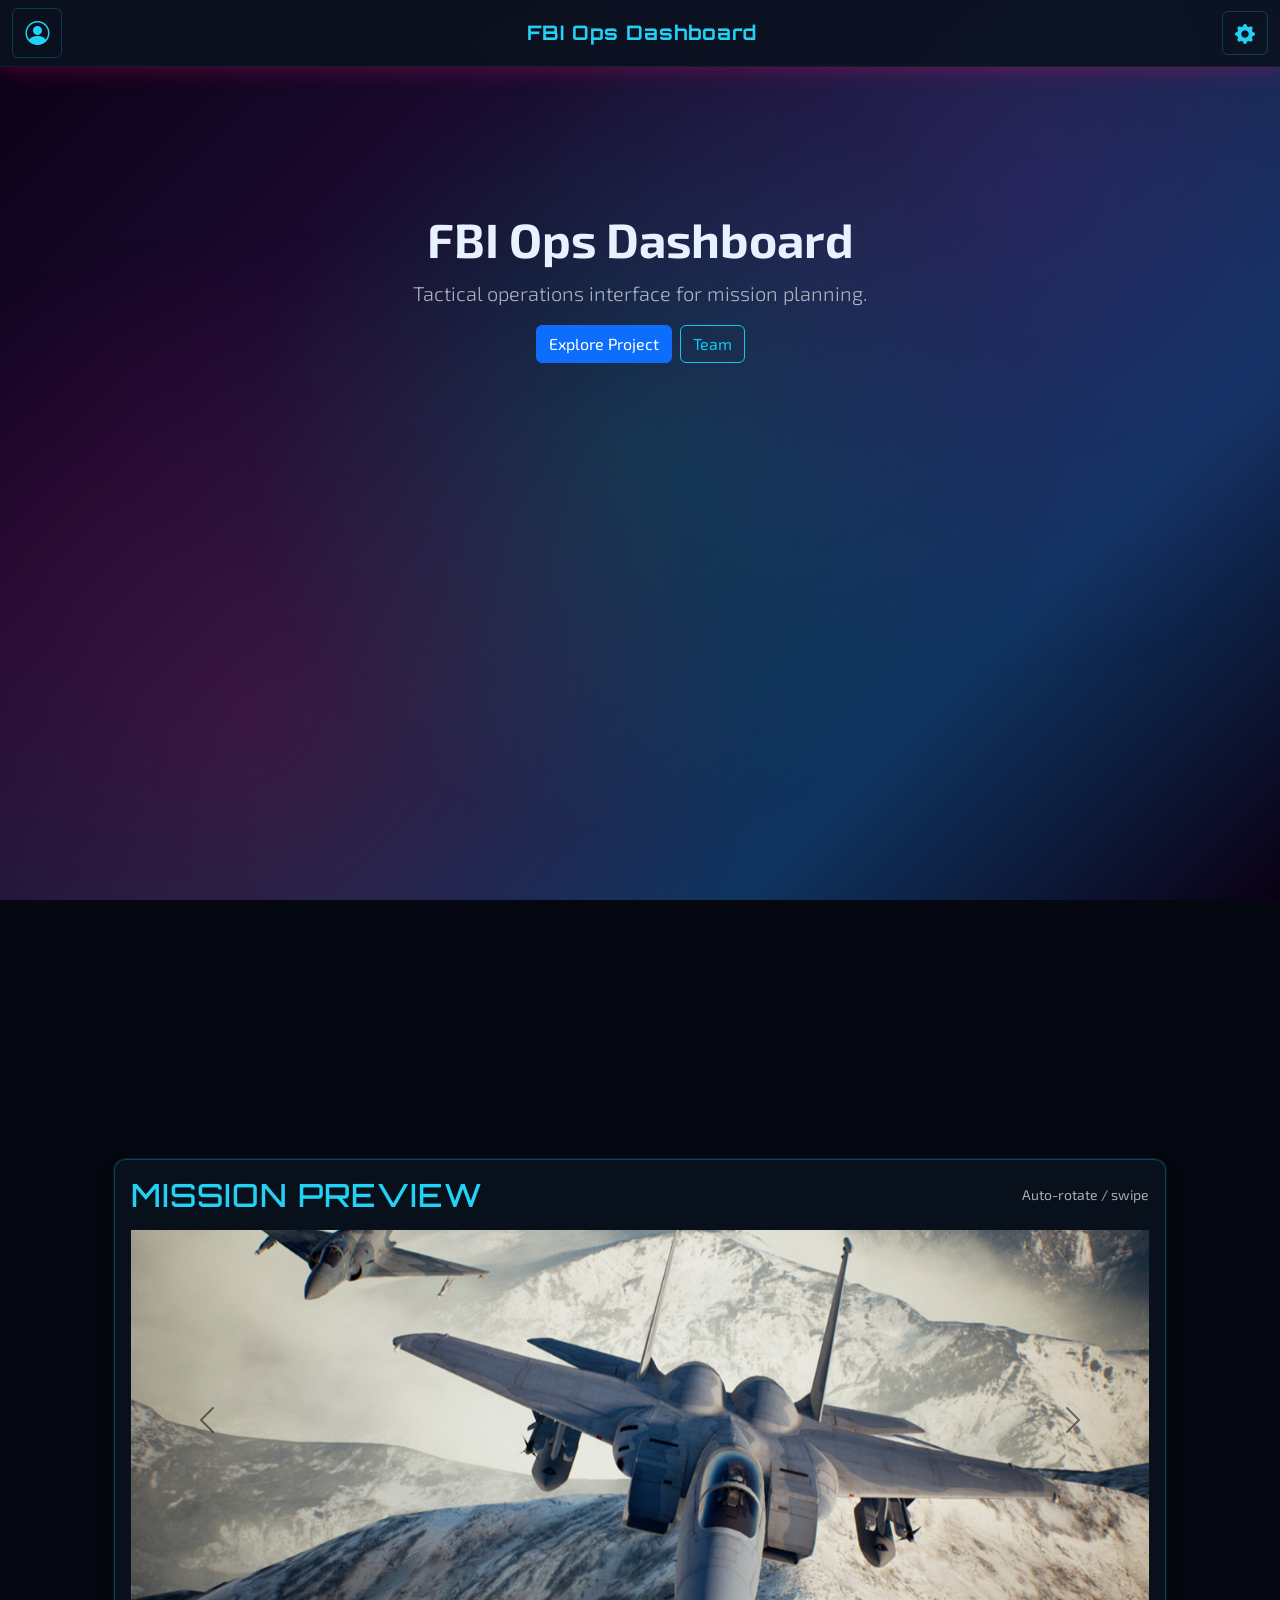
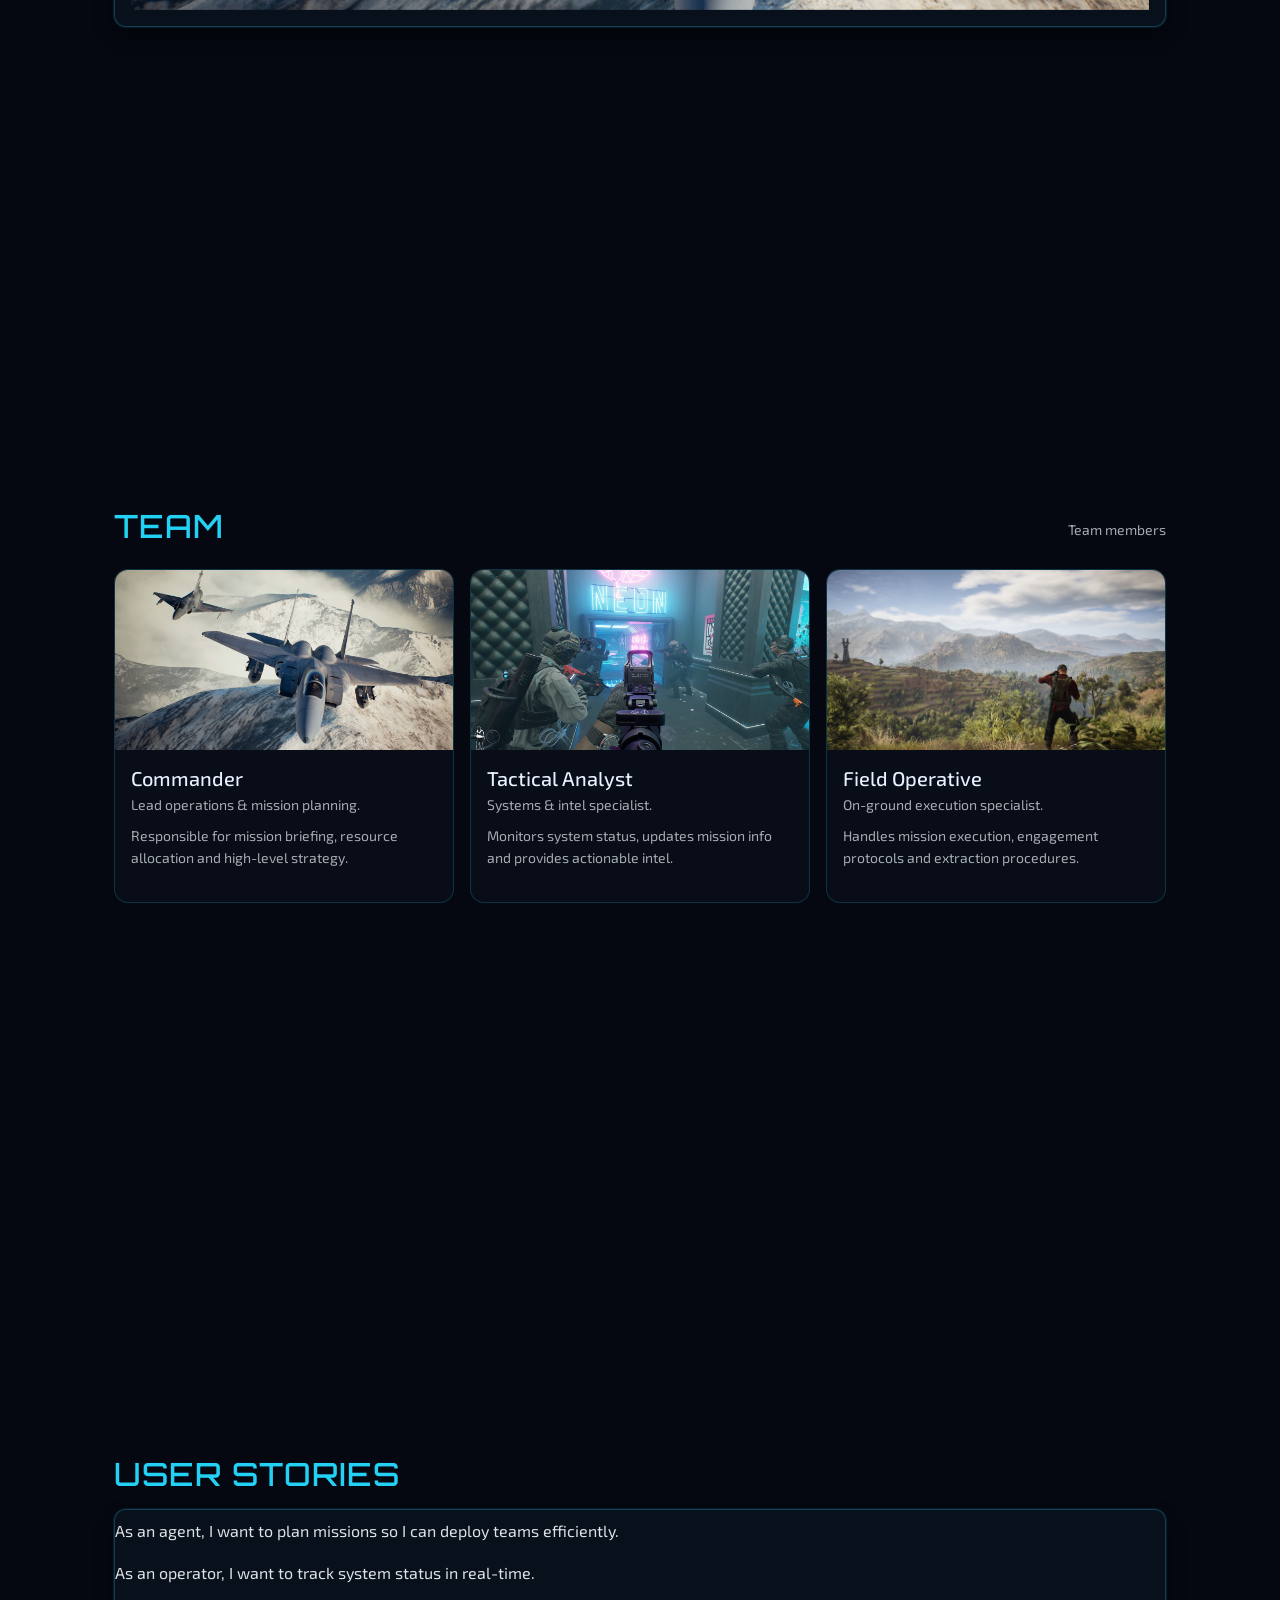
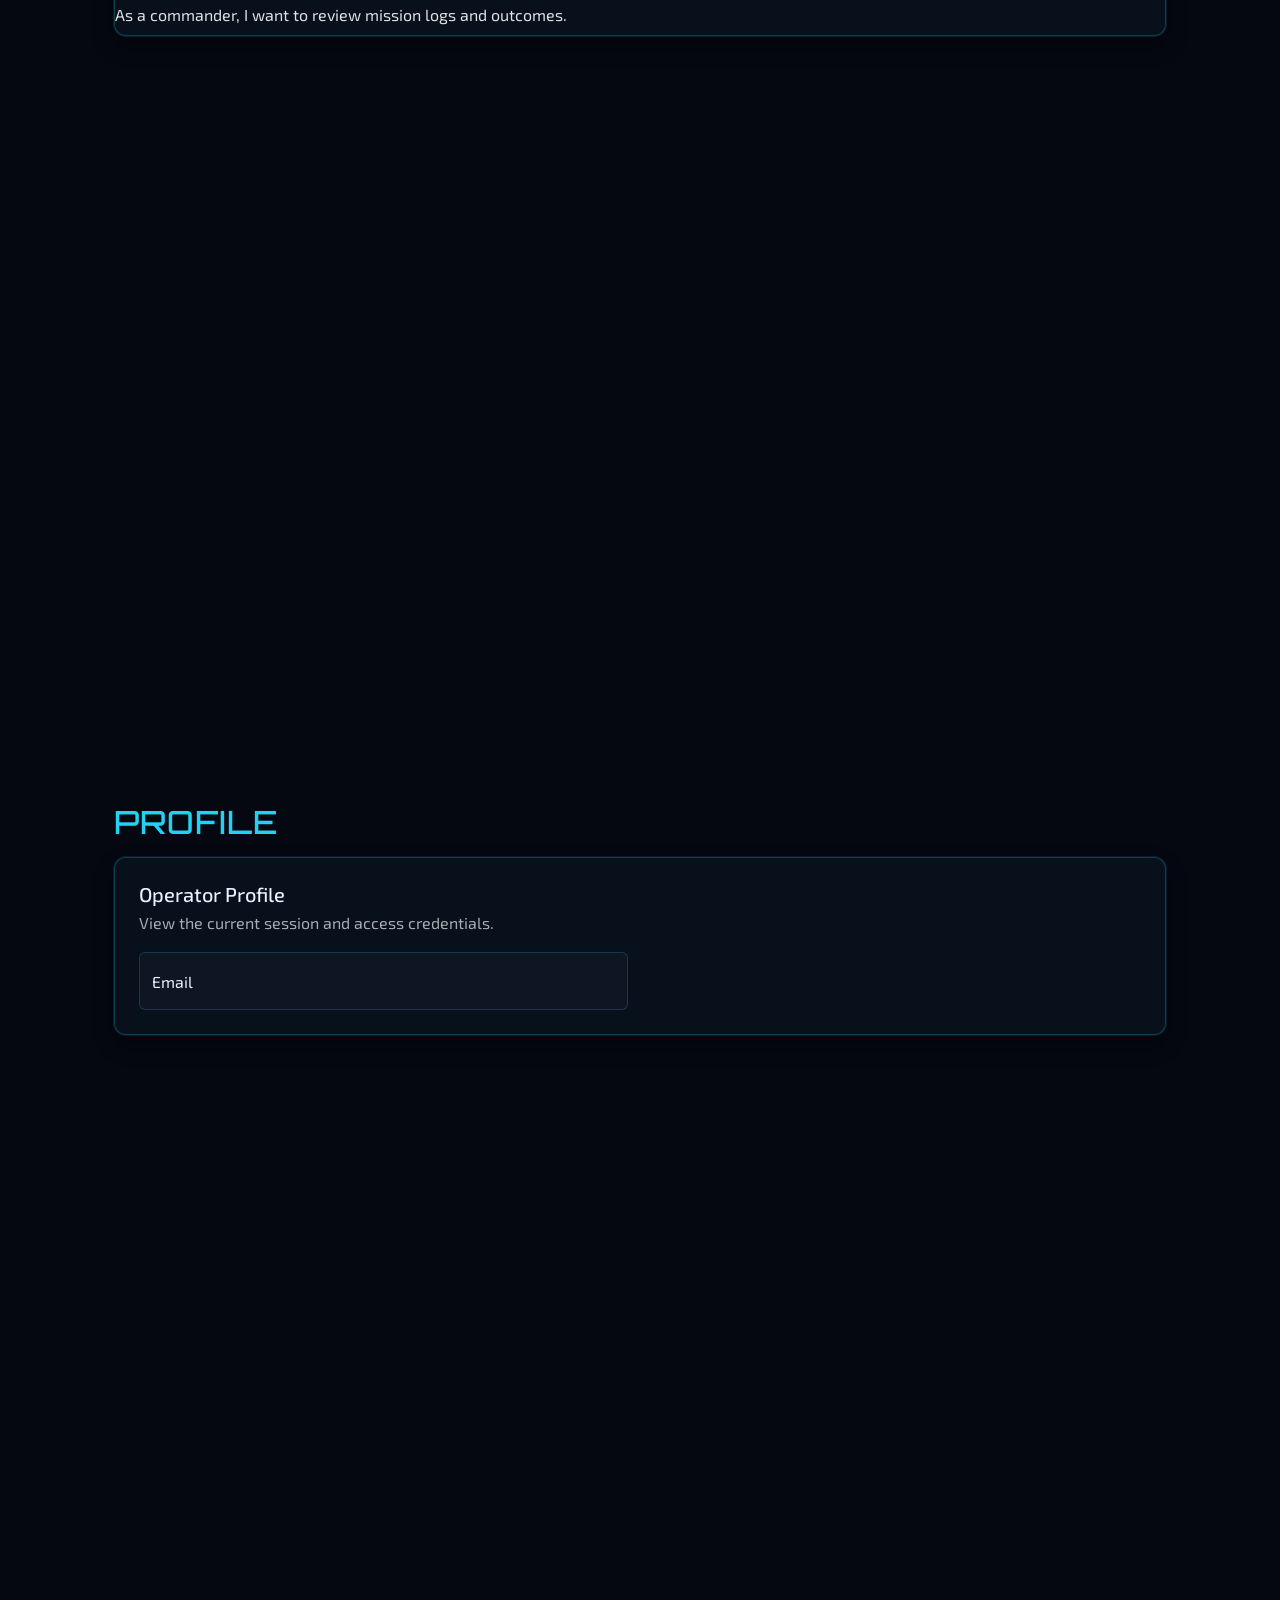
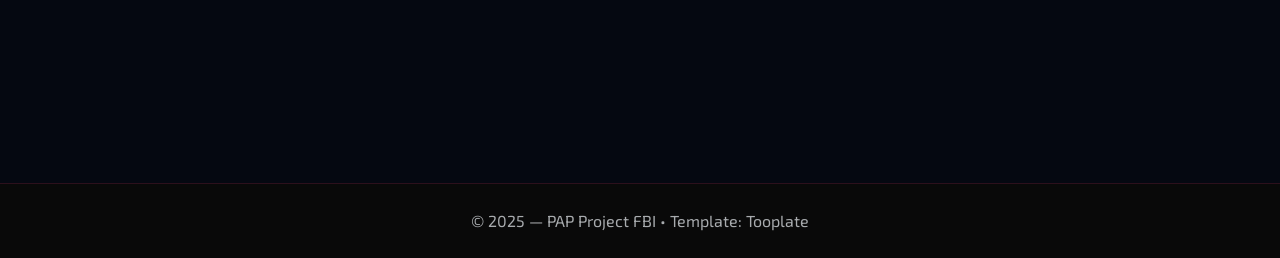
<file: index.html>
<!DOCTYPE html>
<html lang="en">

<head>
  <meta charset="UTF-8" />
  <meta name="viewport" content="width=device-width, initial-scale=1.0" />
  <title>FBI Tactical Ops</title>

  <link rel="preconnect" href="https://fonts.googleapis.com" />
  <link rel="preconnect" href="https://fonts.gstatic.com" crossorigin />
  <link href="https://fonts.googleapis.com/css2?family=Orbitron:wght@400;700;900&family=Exo+2:wght@300;400;600;700&display=swap" rel="stylesheet" />

  <link href="https://cdn.jsdelivr.net/npm/bootstrap@5.3.2/dist/css/bootstrap.min.css" rel="stylesheet" />
  <link href="https://cdn.jsdelivr.net/npm/bootstrap-icons@1.10.5/font/bootstrap-icons.css" rel="stylesheet" />
  <link href="tooplate-nexus-brew.css" rel="stylesheet" />
  <link href="styles.css" rel="stylesheet" />
</head>

<body>
  <nav class="navbar navbar-expand-lg navbar-dark">
    <div class="container-fluid">
      <button class="btn btn-ghost" id="accountBtn" data-bs-toggle="modal" data-bs-target="#loginModal" aria-label="Account">
        <i class="bi bi-person-circle fs-4"></i>
      </button>
      <span class="navbar-brand mx-auto" id="pageTitle" data-i18n="title">FBI Ops</span>

      <div class="d-flex align-items-center">
        <a href="backoffice.html" id="adminLink" class="btn btn-outline-info d-none me-2" data-i18n="adminPanel">Admin</a>
        <button class="btn btn-ghost" id="settingsDropdown" data-bs-toggle="dropdown" aria-haspopup="true" aria-expanded="false">
          <i class="bi bi-gear-fill fs-5"></i>
        </button>
        <ul class="dropdown-menu dropdown-menu-end">
          <li class="dropdown-header" data-i18n="settings">Settings</li>
          <li><small class="dropdown-item-text" data-i18n="language">Language</small></li>
          <li><button class="dropdown-item" type="button" data-lang="en">English</button></li>
          <li><button class="dropdown-item" type="button" data-lang="pt">Português</button></li>
          <li><button class="dropdown-item" type="button" data-lang="it">Italiano</button></li>
          <li><button class="dropdown-item" type="button" data-lang="es">Español</button></li>
          <li><hr class="dropdown-divider" /></li>
          <li><small class="dropdown-item-text" data-i18n="theme">Theme</small></li>
          <li><button class="dropdown-item" type="button" data-theme="dark">Dark</button></li>
          <li><button class="dropdown-item" type="button" data-theme="light">Light</button></li>
        </ul>
      </div>
    </div>
  </nav>

  <main class="container py-5">
    <section class="text-center mb-5" id="hero">
      <h1 class="display-5 fw-bold" data-i18n="title">FBI Ops Dashboard</h1>
      <p class="lead text-muted" data-i18n="subtitle">Tactical operations interface for mission planning.</p>
      <div class="d-flex justify-content-center gap-2 mt-3">
        <a href="#carousel" class="btn btn-primary" data-i18n="explore">Explore Project</a>
        <a href="#team" class="btn btn-outline-info" data-i18n="team">Team</a>
      </div>
    </section>

    <section class="mb-5" id="carousel">
      <div class="card p-3 panel">
        <div class="d-flex justify-content-between align-items-center mb-3">
          <h2 class="section-title mb-0" data-i18n="carousel">Mission Preview</h2>
          <span class="text-muted small">Auto-rotate / swipe</span>
        </div>
        <div id="gameCarousel" class="carousel slide" data-bs-ride="carousel">
          <div class="carousel-inner">
            <div class="carousel-item active">
              <img src="images/ace.jpg" class="d-block w-100" alt="" />
            </div>
            <div class="carousel-item">
              <img src="images/Ron.jpg" class="d-block w-100" alt="" />
            </div>
            <div class="carousel-item">
              <img src="images/wildlands.jpg" class="d-block w-100" alt="" />
            </div>
          </div>
          <button class="carousel-control-prev" type="button" data-bs-target="#gameCarousel" data-bs-slide="prev">
            <span class="carousel-control-prev-icon" aria-hidden="true"></span>
            <span class="visually-hidden">Previous</span>
          </button>
          <button class="carousel-control-next" type="button" data-bs-target="#gameCarousel" data-bs-slide="next">
            <span class="carousel-control-next-icon" aria-hidden="true"></span>
            <span class="visually-hidden">Next</span>
          </button>
        </div>
      </div>
    </section>

    <section class="mb-5" id="team">
      <div class="d-flex justify-content-between align-items-center mb-3">
        <h2 class="section-title" data-i18n="team">Team</h2>
        <small class="text-muted" data-i18n="teamMembers">Team members</small>
      </div>
      <div class="row g-3">
        <div class="col-12 col-md-4">
          <div class="team-card">
            <img src="images/ace.jpg" alt="Operator" />
            <div class="team-card-body">
              <h5 class="mb-1">Commander</h5>
              <p class="text-muted small mb-2">Lead operations & mission planning.</p>
              <p class="small text-muted">Responsible for mission briefing, resource allocation and high-level strategy.</p>
            </div>
          </div>
        </div>
        <div class="col-12 col-md-4">
          <div class="team-card">
            <img src="images/Ron.jpg" alt="Tactical Analyst" />
            <div class="team-card-body">
              <h5 class="mb-1">Tactical Analyst</h5>
              <p class="text-muted small mb-2">Systems & intel specialist.</p>
              <p class="small text-muted">Monitors system status, updates mission info and provides actionable intel.</p>
            </div>
          </div>
        </div>
        <div class="col-12 col-md-4">
          <div class="team-card">
            <img src="images/wildlands.jpg" alt="Operator" />
            <div class="team-card-body">
              <h5 class="mb-1">Field Operative</h5>
              <p class="text-muted small mb-2">On-ground execution specialist.</p>
              <p class="small text-muted">Handles mission execution, engagement protocols and extraction procedures.</p>
            </div>
          </div>
        </div>
      </div>
    </section>

    <section class="mb-5" id="userStories">
      <h2 class="section-title" data-i18n="userStories">User Stories</h2>
      <div class="list-group list-group-flush mt-3 panel">
        <div class="list-group-item bg-transparent border-0 px-0">
          <p class="mb-0" data-i18n="userStory1">As an agent, I want to plan missions so I can deploy teams efficiently.</p>
        </div>
        <div class="list-group-item bg-transparent border-0 px-0">
          <p class="mb-0" data-i18n="userStory2">As an operator, I want to track system status in real-time.</p>
        </div>
        <div class="list-group-item bg-transparent border-0 px-0">
          <p class="mb-0" data-i18n="userStory3">As a commander, I want to review mission logs and outcomes.</p>
        </div>
      </div>
    </section>

    <section class="mb-5" id="profile">
      <h2 class="section-title" data-i18n="profile">Profile</h2>
      <div class="panel p-4 mt-3">
        <h5 class="mb-1" data-i18n="profileTitle">Operator Profile</h5>
        <p class="text-muted" data-i18n="profileDescription">View the current session and access credentials.</p>
        <div class="row gy-3">
          <div class="col-12 col-md-6">
            <div class="form-floating">
              <input type="email" class="form-control" id="profileEmail" placeholder="Email" readonly />
              <label for="profileEmail" data-i18n="profileEmail">Email</label>
            </div>
          </div>
          <div class="col-12 col-md-6 text-md-end">
            <button id="logoutBtn" class="btn btn-outline-info d-none" data-i18n="logout">Logout</button>
          </div>
        </div>
      </div>
    </section>
  </main>

  <footer class="text-center py-4 text-muted">
    © 2025 — PAP Project FBI • Template: Tooplate
  </footer>

  <!-- Login Modal -->
  <div class="modal fade" id="loginModal" tabindex="-1" aria-hidden="true">
    <div class="modal-dialog modal-dialog-centered">
      <div class="modal-content">
        <div class="modal-header">
          <h5 class="modal-title" data-i18n="loginTitle">Secure Access</h5>
          <button type="button" class="btn-close btn-close-white" data-bs-dismiss="modal" aria-label="Close"></button>
        </div>
        <div class="modal-body">
          <form id="loginForm">
            <div class="mb-3">
              <label class="form-label" for="loginEmail" data-i18n="loginEmail">Email</label>
              <input type="email" class="form-control" id="loginEmail" placeholder="name@domain.com" required />
            </div>
            <div class="mb-3">
              <label class="form-label" for="loginPassword" data-i18n="loginPassword">Password</label>
              <input type="password" class="form-control" id="loginPassword" placeholder="••••••••" required />
            </div>
            <div class="d-flex justify-content-end">
              <button type="submit" class="btn btn-primary" id="loginButton" data-i18n="loginButton">Authenticate</button>
            </div>
          </form>
        </div>
      </div>
    </div>
  </div>

  <div class="toast-container position-fixed top-0 end-0 p-3"></div>

  <script src="https://cdn.jsdelivr.net/npm/bootstrap@5.3.2/dist/js/bootstrap.bundle.min.js"></script>
  <script src="app.js"></script>
  <script src="tooplate-nexus-scripts.js"></script>
</body>

</html>
</file>
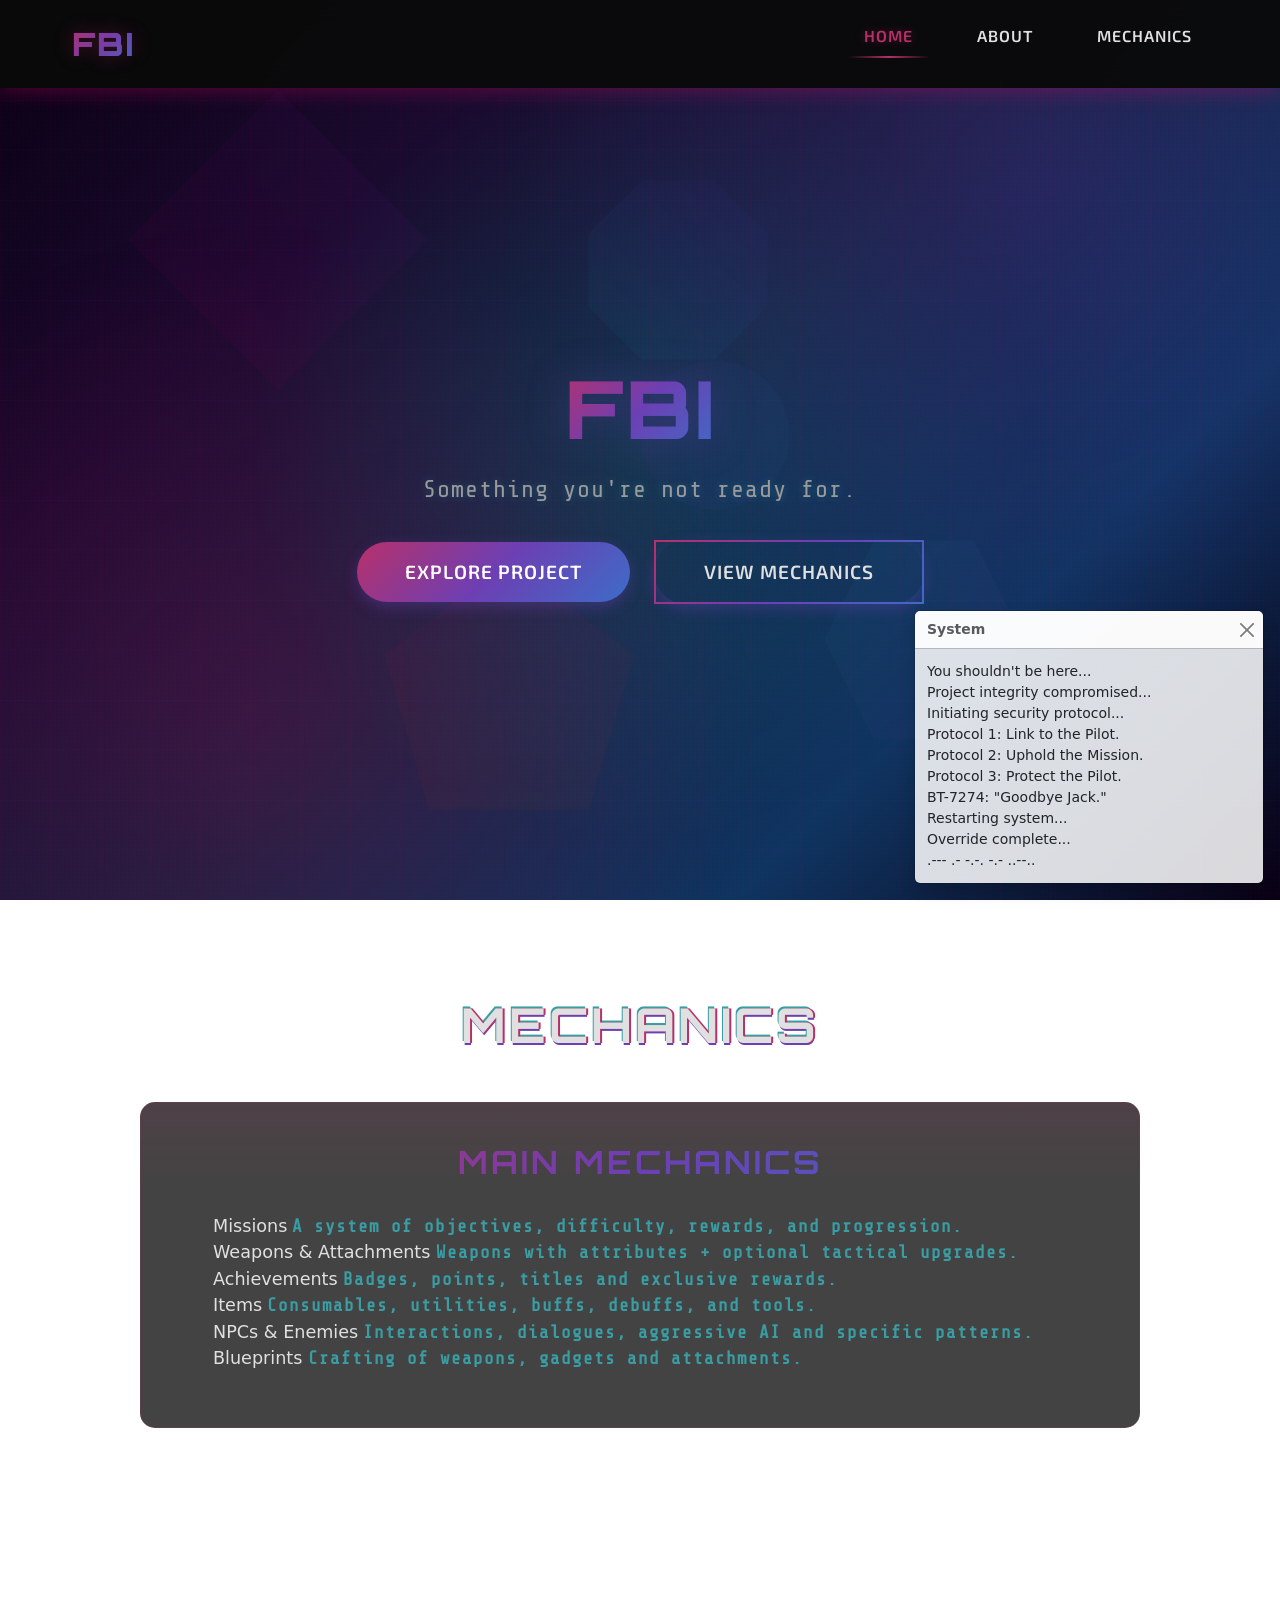
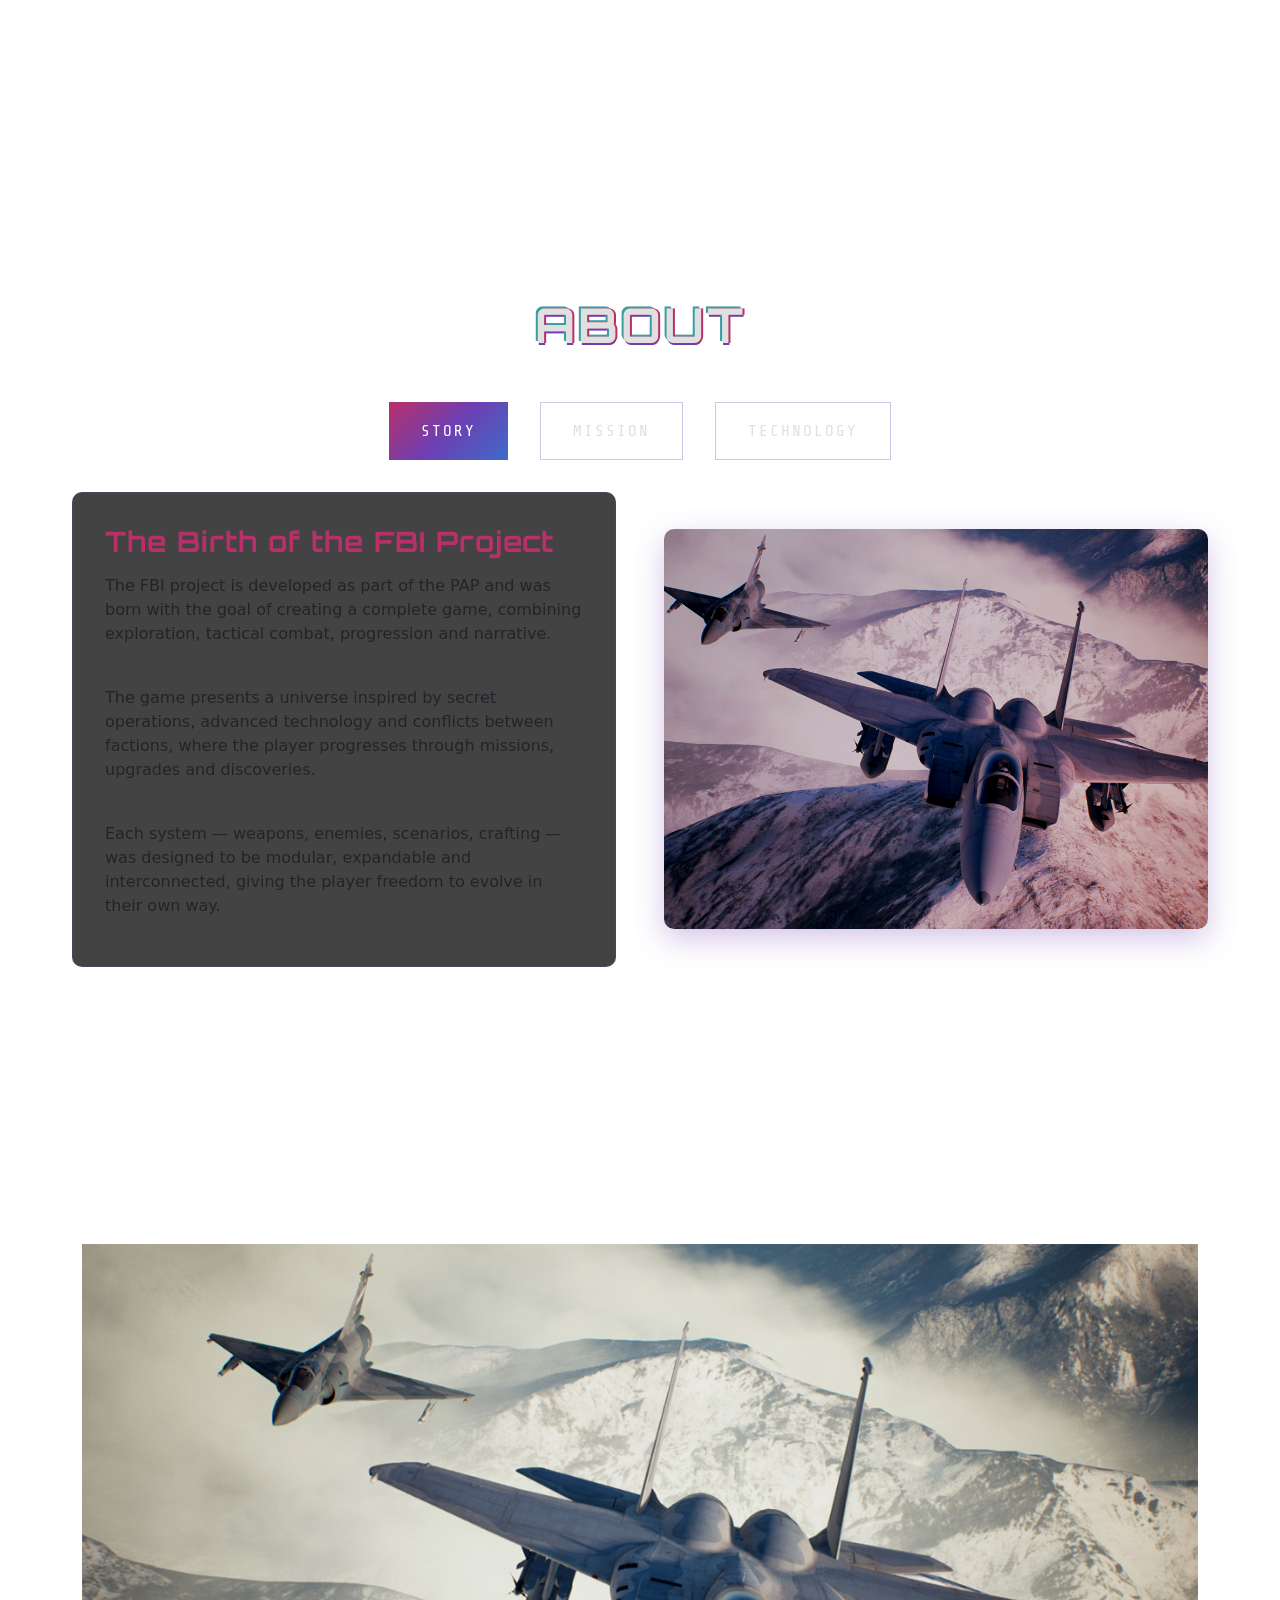
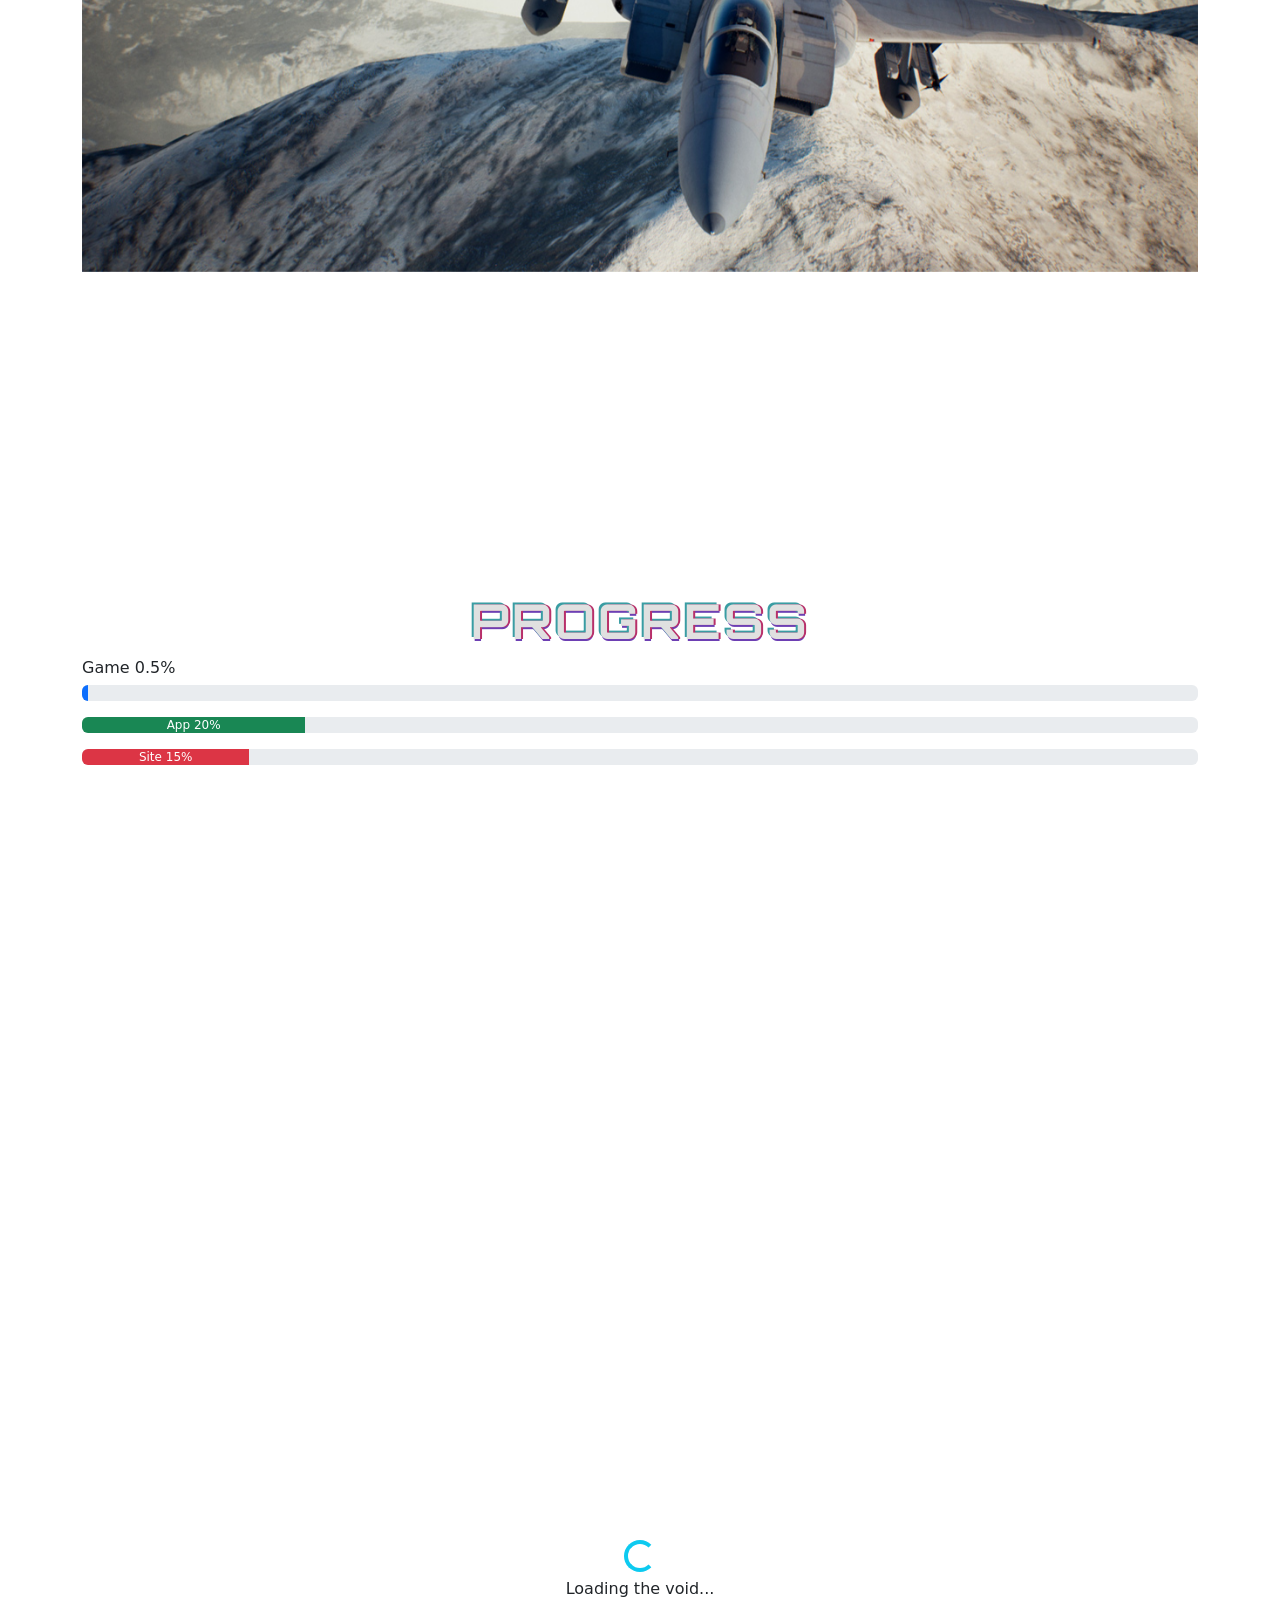
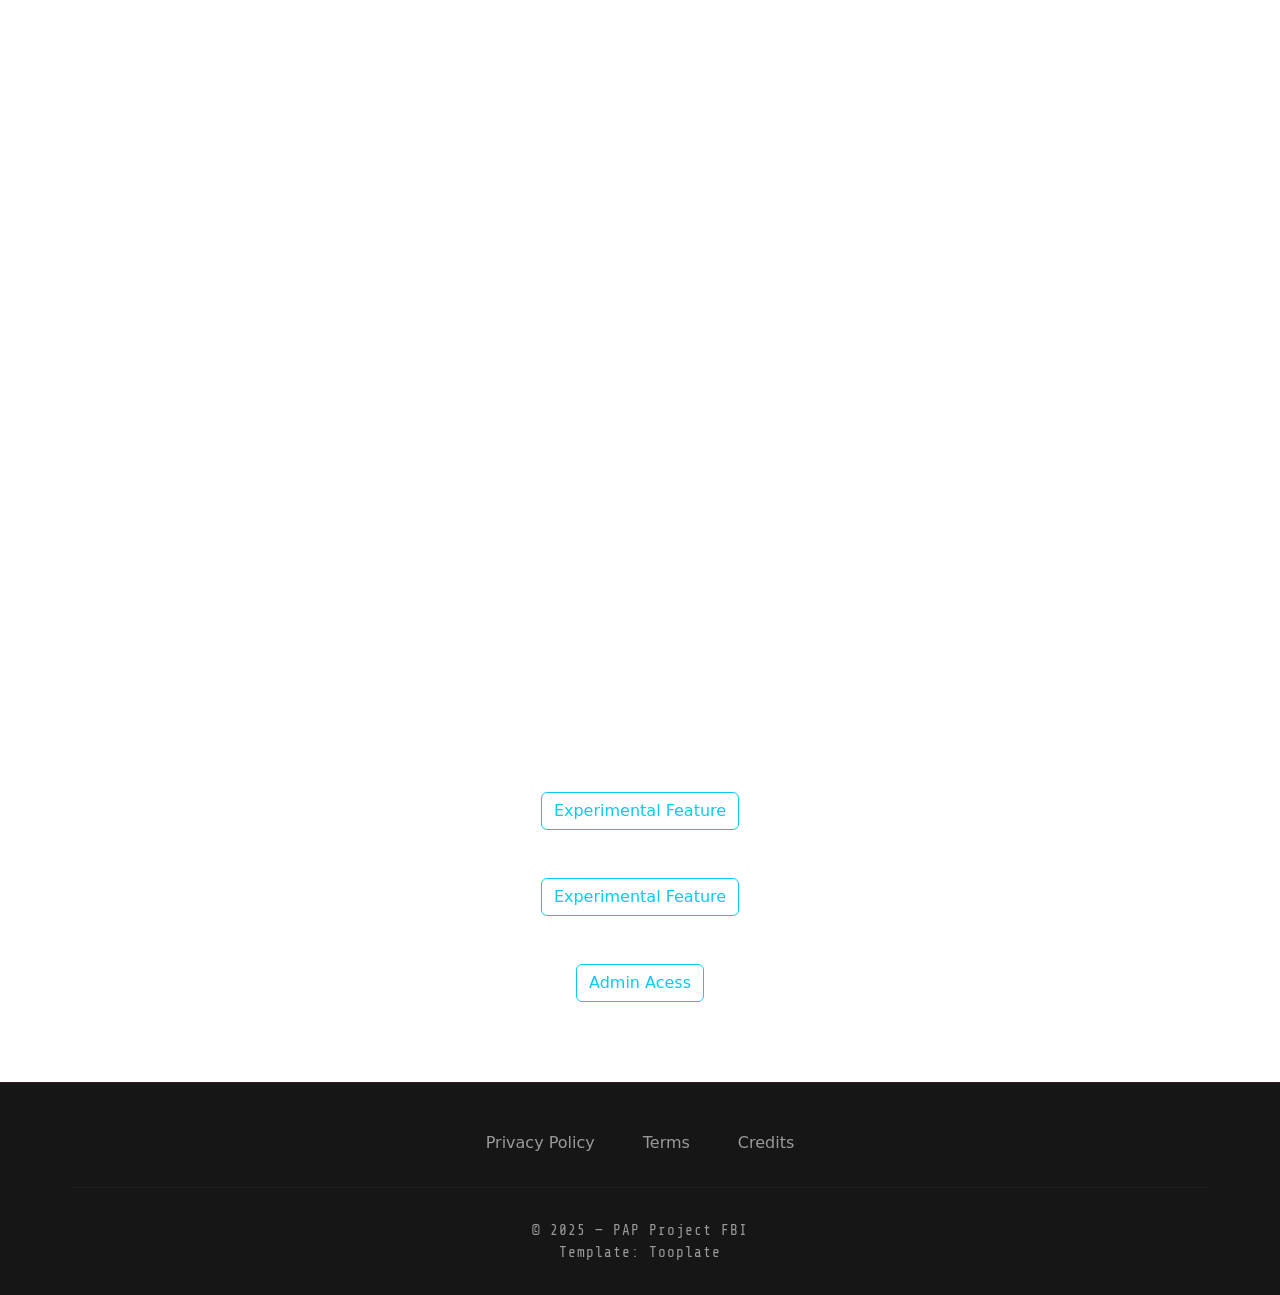
<file: backoffice/index.html>
<!DOCTYPE html>
<html lang="en">

<head>
    <meta charset="UTF-8">
    <meta name="viewport" content="width=device-width, initial-scale=1.0">
    <title>FBI — PAP Project</title>
    <link rel="preconnect" href="https://fonts.googleapis.com">
    <link rel="preconnect" href="https://fonts.gstatic.com" crossorigin>
    <link
        href="https://fonts.googleapis.com/css2?family=Orbitron:wght@400;700;900&family=Exo+2:wght@300;400;600;700&family=Share+Tech+Mono&display=swap"
        rel="stylesheet">
    <link href="tooplate-nexus-brew.css" rel="stylesheet">
    <link href="https://cdn.jsdelivr.net/npm/bootstrap@5.0.2/dist/css/bootstrap.min.css" rel="stylesheet">
</head>

<body>
    <div class="static-pattern"></div>
    <div class="hex-pattern"></div>

    <div class="bg-shapes">
        <div class="shape shape-1"></div>
        <div class="shape shape-2"></div>
        <div class="shape shape-3"></div>
        <div class="shape shape-4"></div>
        <div class="shape shape-5"></div>
    </div>

    <div class="grid-overlay"></div>

    <!-- Navigation -->
    <nav>
        <div class="nav-container">
            <div class="logo">FBI</div>
            <div class="menu-toggle" onclick="toggleMenu()">
                <span></span><span></span><span></span>
            </div>
            <ul class="nav-links">
                <li><a href="#home" class="nav-link">Home</a></li>
                <li><a href="#about" class="nav-link">About</a></li>
                <li><a href="#menu" class="nav-link">Mechanics</a></li>
            </ul>
        </div>
    </nav>

    <!-- Home Section -->
    <section id="home">
        <h1 class="hero-title">FBI</h1>
        <p class="hero-subtitle">Something you're not ready for.</p>
        <div class="hero-buttons">
            <a href="#about" class="cta-button">Explore Project</a>
            <a href="#menu" class="cta-button cta-secondary">View Mechanics</a>
        </div>
    </section>

    <!-- Mecânicas Section -->
    <section id="menu">
        <h2 class="glitch text-center">MECHANICS</h2>
        <div class="menu-container">
            <div class="menu-category">
                <h3>Main Mechanics</h3>
                <ul class="menu-list">

                    <li>
                        <span class="menu-item-name">Missions</span>
                        <span class="menu-item-price">A system of objectives, difficulty, rewards, and
                            progression.</span>
                    </li>

                    <li>
                        <span class="menu-item-name">Weapons & Attachments</span>
                        <span class="menu-item-price">Weapons with attributes + optional tactical upgrades.</span>
                    </li>

                    <li>
                        <span class="menu-item-name">Achievements</span>
                        <span class="menu-item-price">Badges, points, titles and exclusive rewards.</span>
                    </li>

                    <li>
                        <span class="menu-item-name">Items</span>
                        <span class="menu-item-price">Consumables, utilities, buffs, debuffs, and tools.</span>
                    </li>

                    <li>
                        <span class="menu-item-name">NPCs & Enemies</span>
                        <span class="menu-item-price">Interactions, dialogues, aggressive AI and specific
                            patterns.</span>
                    </li>

                    <li>
                        <span class="menu-item-name">Blueprints</span>
                        <span class="menu-item-price">Crafting of weapons, gadgets and attachments.</span>
                    </li>

                </ul>
            </div>
        </div>
    </section>


    <!-- About Section -->
    <section id="about">
        <h2 class="glitch text-center">ABOUT</h2>

        <div class="about-tabs">
            <button class="tab-button active" onclick="showTab('story')">Story</button>
            <button class="tab-button" onclick="showTab('mission')">Mission</button>
            <button class="tab-button" onclick="showTab('technology')">Technology</button>
        </div>

        <!-- STORY -->
        <div id="story" class="tab-content active">
            <div class="about-content">
                <div class="about-text">
                    <h3>The Birth of the FBI Project</h3>
                    <p>The FBI project is developed as part of the PAP and was born with the goal of creating a complete
                        game, combining exploration, tactical combat, progression and narrative.</p>
                    <br>
                    <p>The game presents a universe inspired by secret operations, advanced technology and conflicts
                        between factions, where the player progresses through missions, upgrades and discoveries.</p>
                    <br>
                    <p>Each system — weapons, enemies, scenarios, crafting — was designed to be modular, expandable and
                        interconnected, giving the player freedom to evolve in their own way.</p>
                </div>
                <div class="about-image">
                    <img src="images/ace.jpg" alt="Project FBI Illustration">
                </div>
            </div>
        </div>

        <!-- MISSION -->
        <div id="mission" class="tab-content">
            <div class="about-content">
                <div class="about-text">
                    <h3>The Project's Objective</h3>
                    <p>The game aims to showcase the integration of complex systems: database, mechanics, logic, modular
                        organization and functional design.</p>
                    <br>
                    <p>The focus is to create an experience where every decision has an impact: managing weapons,
                        completing missions, dealing with enemies, interacting with NPCs and unlocking achievements.</p>
                    <br>
                    <p>The player grows both in gameplay and in knowledge of the world, using resources, strategies and
                        specific tools to advance.
                </div>
                <div class="about-image">
                    <img src="images/Ron.jpg" alt="Mission Design Concept">
                </div>
            </div>
        </div>

        <!-- TECHNOLOGY -->
        <div id="technology" class="tab-content">
            <div class="about-content">
                <div class="about-text">
                    <h3>Systems and Structure</h3>
                    <p>The project uses a structured database with dozens of relationships: weapons, missions, NPCs,
                        enemies, items, blueprints and more.</p>
                    <br>
                    <p>The system was designed to be scalable, allowing new mechanics to be added without changing the
                        base architecture.</p>
                    <br>
                    <p>The structure combines table links, game logic, categories, levels and rewards, creating an
                        interactive and expandable world.
                </div>
                <div class="about-image">
                    <img src="images/wildlands.jpg" alt="Tech Structure FBI">
                </div>
            </div>
        </div>
    </section>

    <section class="container my-5">
        <div id="gameCarousel" class="carousel slide" data-bs-ride="carousel">
            <div class="carousel-inner">
                <div class="carousel-item active">
                    <img src="images/ace.jpg" class="d-block w-100" alt="">
                </div>
                <div class="carousel-item">
                    <img src="images/Ron.jpg" class="d-block w-100" alt="">
                </div>
                <div class="carousel-item">
                    <img src="images/wildlands.jpg" class="d-block w-100" alt="">
                </div>
            </div>
        </div>
    </section>

    <section class="container my-5">
        <h2 class="glitch text-center">PROGRESS</h2>
        <div>
            <h6>Game 0.5%</h6>
            <div class="progress mb-3">
                <div class="progress-bar" style="width:0.5%"></div>
            </div>
        </div>
        <div class="progress mb-3">
            <div class="progress-bar bg-success" style="width:20%">App 20%</div>
        </div>
        <div class="progress">
            <div class="progress-bar bg-danger" style="width:15%">Site 15%</div>
        </div>
    </section>

    <section class="text-center my-5">
        <div class="spinner-border text-info"></div>
        <p>Loading the void...</p>
    </section>

    <div class="text-center my-5">
        <button class="btn btn-outline-info" data-bs-toggle="tooltip" data-bs-placement="top" data-bs-html="true"
            title="<strong>Functionality under development</strong><br><small>Eu tmb n sei o raio da funcionalidade – Gerbásio, The owner</small>">
            Experimental Feature
        </button>

    </div>
    <div class="text-center my-5">
        <button class="btn btn-outline-info" data-bs-toggle="tooltip" data-bs-placement="top" data-bs-html="true"
            title="<strong>Functionality under development</strong><br><small>I don't know the damn functionality either – Gerbásio, The owner</small>">
            Experimental Feature
        </button>

    </div>

    <div class="text-center my-5">
        <a href="login_backoffice.html" class="btn btn-outline-info">Admin Acess</a>
    </div>

    <div class="toast position-fixed bottom-0 end-0 m-3" id="welcomeToast">
        <div class="toast-header">
            <strong class="me-auto">System</strong>
            <button class="btn-close" data-bs-dismiss="toast"></button>
        </div>
        <div class="toast-body">
            You shouldn't be here...<br>
            Project integrity compromised...<br>
            Initiating security protocol...<br>
            Protocol 1: Link to the Pilot.<br>
            Protocol 2: Uphold the Mission.<br>
            Protocol 3: Protect the Pilot.<br>
            BT-7274: "Goodbye Jack."<br>
            Restarting system...<br>
            Override complete...<br>
            .--- .- -.-. -.- ..--..<br>
        </div>
    </div>

    <!-- Footer -->
    <footer>
        <div class="footer-content">
            <div class="footer-links">
                <a href="#">Privacy Policy</a>
                <a href="#">Terms</a>
                <a href="#">Credits</a>
            </div>
            <div class="copyright">
                © 2025 — PAP Project FBI
                <br> Template: Tooplate
            </div>
        </div>
    </footer>

    <script src="https://cdn.jsdelivr.net/npm/bootstrap@5.0.2/dist/js/bootstrap.bundle.min.js">
    </script>
    <script src="tooplate-nexus-scripts.js"></script>
</body>

</html>
</file>
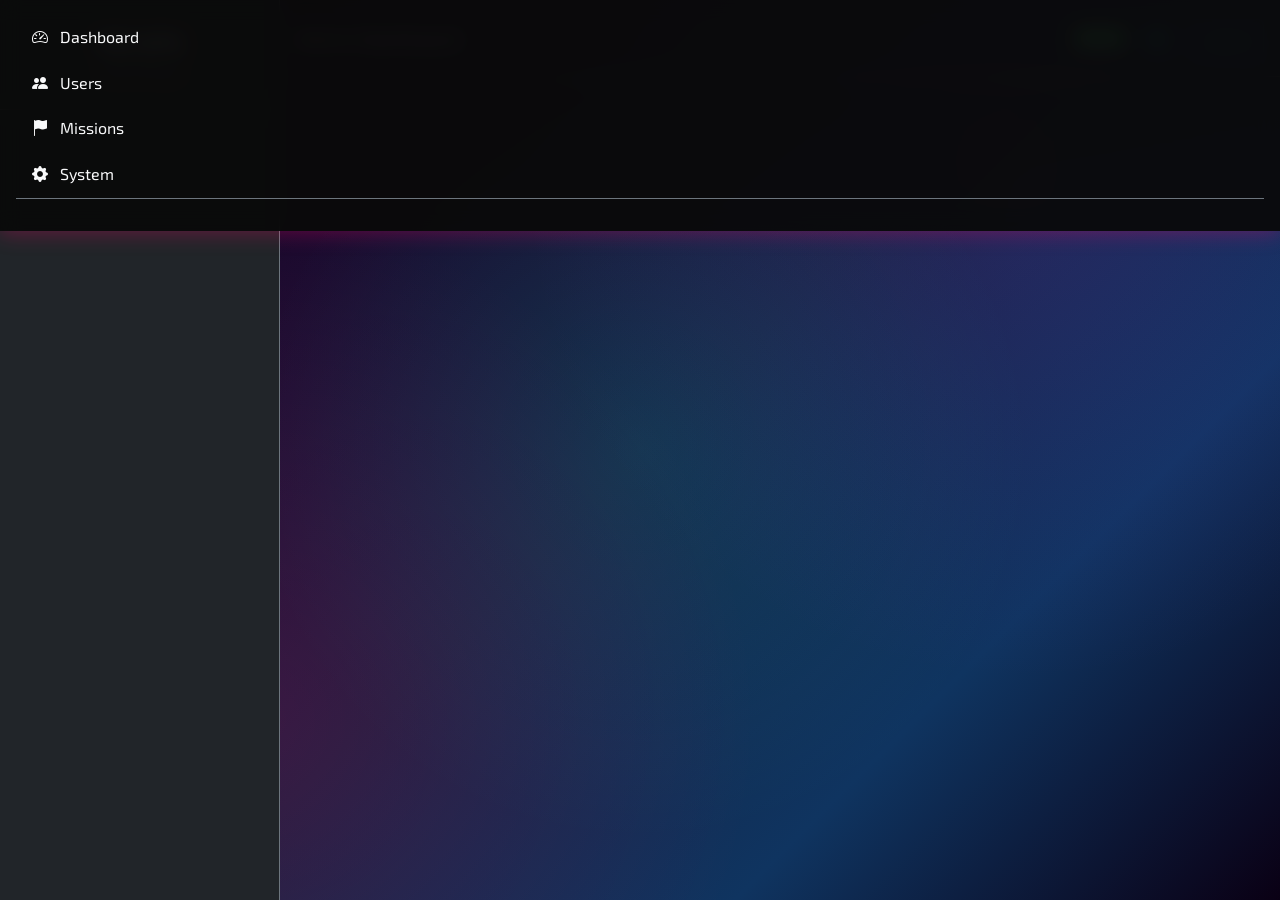
<file: backoffice.html>
<!DOCTYPE html>
<html lang="en">

<head>
  <meta charset="UTF-8" />
  <meta name="viewport" content="width=device-width, initial-scale=1.0" />
  <title>FBI — Admin Dashboard</title>

  <link rel="preconnect" href="https://fonts.googleapis.com" />
  <link rel="preconnect" href="https://fonts.gstatic.com" crossorigin />
  <link href="https://fonts.googleapis.com/css2?family=Orbitron:wght@400;700;900&family=Exo+2:wght@300;400;600;700&display=swap" rel="stylesheet" />
  <link href="https://cdn.jsdelivr.net/npm/bootstrap@5.3.2/dist/css/bootstrap.min.css" rel="stylesheet" />
  <link href="https://cdn.jsdelivr.net/npm/bootstrap-icons@1.10.5/font/bootstrap-icons.css" rel="stylesheet" />
  <link href="tooplate-nexus-brew.css" rel="stylesheet" />
  <link href="styles.css" rel="stylesheet" />
</head>

<body data-admin="true">
  <div class="d-flex vh-100">
    <aside class="d-none d-md-flex flex-column bg-dark border-end border-secondary" style="width: 280px">
      <div class="p-4 text-center border-bottom border-secondary">
        <div class="fs-4 fw-bold">FBI OPS</div>
        <div class="text-muted small">Control Panel</div>
      </div>
      <nav class="nav flex-column p-3 gap-1">
        <a class="nav-link text-light active" href="#dashboard" data-bs-toggle="tab">
          <i class="bi bi-speedometer2 me-2"></i> Dashboard
        </a>
        <a class="nav-link text-light" href="#users" data-bs-toggle="tab">
          <i class="bi bi-people-fill me-2"></i> Users
        </a>
        <a class="nav-link text-light" href="#missions" data-bs-toggle="tab">
          <i class="bi bi-flag-fill me-2"></i> Missions
        </a>
        <a class="nav-link text-light" href="#system" data-bs-toggle="tab">
          <i class="bi bi-gear-fill me-2"></i> System
        </a>
        <div class="mt-auto pt-3 border-top border-secondary">
          <button id="logoutBtn" class="btn btn-outline-info w-100">
            <i class="bi bi-box-arrow-right me-2"></i> Logout
          </button>
        </div>
      </nav>
    </aside>

    <div class="flex-fill d-flex flex-column">
      <header class="d-flex align-items-center justify-content-between p-3 border-bottom border-secondary">
        <div class="d-flex align-items-center gap-2">
          <button class="btn btn-ghost d-md-none" data-bs-toggle="offcanvas" data-bs-target="#navDrawer">
            <i class="bi bi-list fs-4"></i>
          </button>
          <div>
            <div id="pageTitle" class="h5 mb-0">Admin Dashboard</div>
            <small class="text-muted" id="adminEmail"></small>
          </div>
        </div>
        <div class="d-flex gap-2 align-items-center">
          <span class="badge bg-success">Online</span>
          <button class="btn btn-ghost" id="settingsDropdown" data-bs-toggle="dropdown" aria-haspopup="true" aria-expanded="false">
            <i class="bi bi-gear-fill fs-5"></i>
          </button>
          <ul class="dropdown-menu dropdown-menu-end">
            <li class="dropdown-header" data-i18n="settings">Settings</li>
            <li><small class="dropdown-item-text" data-i18n="language">Language</small></li>
            <li><button class="dropdown-item" type="button" data-lang="en">English</button></li>
            <li><button class="dropdown-item" type="button" data-lang="pt">Português</button></li>
            <li><button class="dropdown-item" type="button" data-lang="it">Italiano</button></li>
            <li><button class="dropdown-item" type="button" data-lang="es">Español</button></li>
            <li><hr class="dropdown-divider" /></li>
            <li><small class="dropdown-item-text" data-i18n="theme">Theme</small></li>
            <li><button class="dropdown-item" type="button" data-theme="dark">Dark</button></li>
            <li><button class="dropdown-item" type="button" data-theme="light">Light</button></li>
          </ul>
          <button id="logoutBtn" class="btn btn-outline-info">Logout</button>
        </div>
      </header>

      <main class="flex-fill overflow-auto p-4">
        <div class="tab-content">
          <section class="tab-pane fade show active" id="dashboard">
            <div class="row g-3">
              <div class="col-12 col-md-6 col-xl-3">
                <div class="card panel">
                  <div class="card-body">
                    <h6 class="text-uppercase text-muted">Total Players</h6>
                    <div class="d-flex align-items-end justify-content-between">
                      <span class="fs-3 fw-bold">1,284</span>
                      <i class="bi bi-people-fill fs-3 text-info"></i>
                    </div>
                  </div>
                </div>
              </div>
              <div class="col-12 col-md-6 col-xl-3">
                <div class="card panel">
                  <div class="card-body">
                    <h6 class="text-uppercase text-muted">Active Missions</h6>
                    <div class="d-flex align-items-end justify-content-between">
                      <span class="fs-3 fw-bold">42</span>
                      <i class="bi bi-flag-fill fs-3 text-info"></i>
                    </div>
                  </div>
                </div>
              </div>
              <div class="col-12 col-md-6 col-xl-3">
                <div class="card panel">
                  <div class="card-body">
                    <h6 class="text-uppercase text-muted">Weapons</h6>
                    <div class="d-flex align-items-end justify-content-between">
                      <span class="fs-3 fw-bold">87</span>
                      <i class="bi bi-shield-lock-fill fs-3 text-info"></i>
                    </div>
                  </div>
                </div>
              </div>
              <div class="col-12 col-md-6 col-xl-3">
                <div class="card panel">
                  <div class="card-body">
                    <h6 class="text-uppercase text-muted">System Alerts</h6>
                    <div class="d-flex align-items-end justify-content-between">
                      <span class="fs-3 fw-bold">2</span>
                      <i class="bi bi-exclamation-triangle-fill fs-3 text-info"></i>
                    </div>
                  </div>
                </div>
              </div>
            </div>

            <div class="row g-3 mt-4">
              <div class="col-12 col-lg-6">
                <div class="card panel">
                  <div class="card-header bg-transparent border-bottom">
                    Recent Activity
                  </div>
                  <div class="card-body">
                    <ul class="list-group list-group-flush">
                      <li class="list-group-item bg-transparent">Player <strong>Ghost_01</strong> completed mission �Black Ice�.</li>
                      <li class="list-group-item bg-transparent">New weapon unlocked: <strong>MK-7 Raven</strong>.</li>
                      <li class="list-group-item bg-transparent">Player <strong>ShadowX</strong> reached level 15.</li>
                      <li class="list-group-item bg-transparent">Blueprint crafted: <strong>Holo Sight</strong>.</li>
                      <li class="list-group-item bg-transparent">Enemy type added: <strong>Heavy Unit</strong>.</li>
                    </ul>
                  </div>
                </div>
              </div>
              <div class="col-12 col-lg-6">
                <div class="card panel">
                  <div class="card-header bg-transparent border-bottom">
                    System Status
                  </div>
                  <div class="card-body">
                    <p class="mb-2"><strong>Server:</strong> <span class="badge bg-success">Online</span></p>
                    <p class="mb-2"><strong>Database:</strong> <span class="badge bg-success">Connected</span></p>
                    <p class="mb-2"><strong>Players Online:</strong> 312</p>
                    <p class="mb-0"><strong>Version:</strong> FBI v0.3 (Prototype)</p>
                  </div>
                </div>
              </div>
            </div>
          </section>

          <section class="tab-pane fade" id="users">
            <div class="card panel">
              <div class="card-header bg-transparent border-bottom">
                Users
              </div>
              <div class="card-body">
                <div class="table-responsive">
                  <table class="table table-dark table-striped align-middle mb-0">
                    <thead>
                      <tr>
                        <th>ID</th>
                        <th>Username</th>
                        <th>Rank</th>
                        <th>Level</th>
                        <th>Status</th>
                      </tr>
                    </thead>
                    <tbody>
                      <tr>
                        <td>001</td>
                        <td>Ghost_01</td>
                        <td>Sergeant</td>
                        <td>22</td>
                        <td><span class="badge bg-success">Online</span></td>
                      </tr>
                      <tr>
                        <td>002</td>
                        <td>ShadowX</td>
                        <td>Commander</td>
                        <td>15</td>
                        <td><span class="badge bg-danger">Offline</span></td>
                      </tr>
                    </tbody>
                  </table>
                </div>
              </div>
            </div>
          </section>

          <section class="tab-pane fade" id="missions">
            <div class="card panel">
              <div class="card-header bg-transparent border-bottom">
                Missions
              </div>
              <div class="card-body">
                <p class="text-muted">A high-level view of all active mission parameters and progression.</p>
                <div class="row">
                  <div class="col-md-6">
                    <ul class="list-group list-group-flush">
                      <li class="list-group-item bg-transparent">Mission: <strong>Black Ice</strong> � Status: <span class="badge bg-warning">In Progress</span></li>
                      <li class="list-group-item bg-transparent">Mission: <strong>Sunder</strong> � Status: <span class="badge bg-success">Complete</span></li>
                      <li class="list-group-item bg-transparent">Mission: <strong>Phantom</strong> � Status: <span class="badge bg-secondary">Queued</span></li>
                    </ul>
                  </div>
                  <div class="col-md-6">
                    <div class="progress" style="height: 18px;">
                      <div class="progress-bar bg-info" role="progressbar" style="width: 63%;" aria-valuenow="63" aria-valuemin="0" aria-valuemax="100">Overall Completion 63%</div>
                    </div>
                  </div>
                </div>
              </div>
            </div>
          </section>

          <section class="tab-pane fade" id="system">
            <div class="card panel">
              <div class="card-header bg-transparent border-bottom">
                System Settings
              </div>
              <div class="card-body">
                <p class="text-muted mb-3">Update system preferences and maintenance modes.</p>
                <div class="mb-3">
                  <label class="form-label">Maintenance Mode</label>
                  <div class="form-check form-switch">
                    <input class="form-check-input" type="checkbox" id="maintenanceToggle" />
                    <label class="form-check-label" for="maintenanceToggle">Enable maintenance mode</label>
                  </div>
                </div>
                <div class="mb-3">
                  <label class="form-label">Notification Level</label>
                  <select class="form-select">
                    <option>All alerts</option>
                    <option selected>Critical only</option>
                    <option>Off</option>
                  </select>
                </div>
                <div class="mb-3">
                  <button class="btn btn-outline-info" id="saveSettingsBtn">Save settings</button>
                </div>
              </div>
            </div>
          </section>
        </div>
      </main>
    </div>
  </div>

  <div class="toast-container position-fixed top-0 end-0 p-3"></div>

  <script src="https://cdn.jsdelivr.net/npm/bootstrap@5.3.2/dist/js/bootstrap.bundle.min.js"></script>
  <script src="app.js"></script>
</body>

</html>
</file>
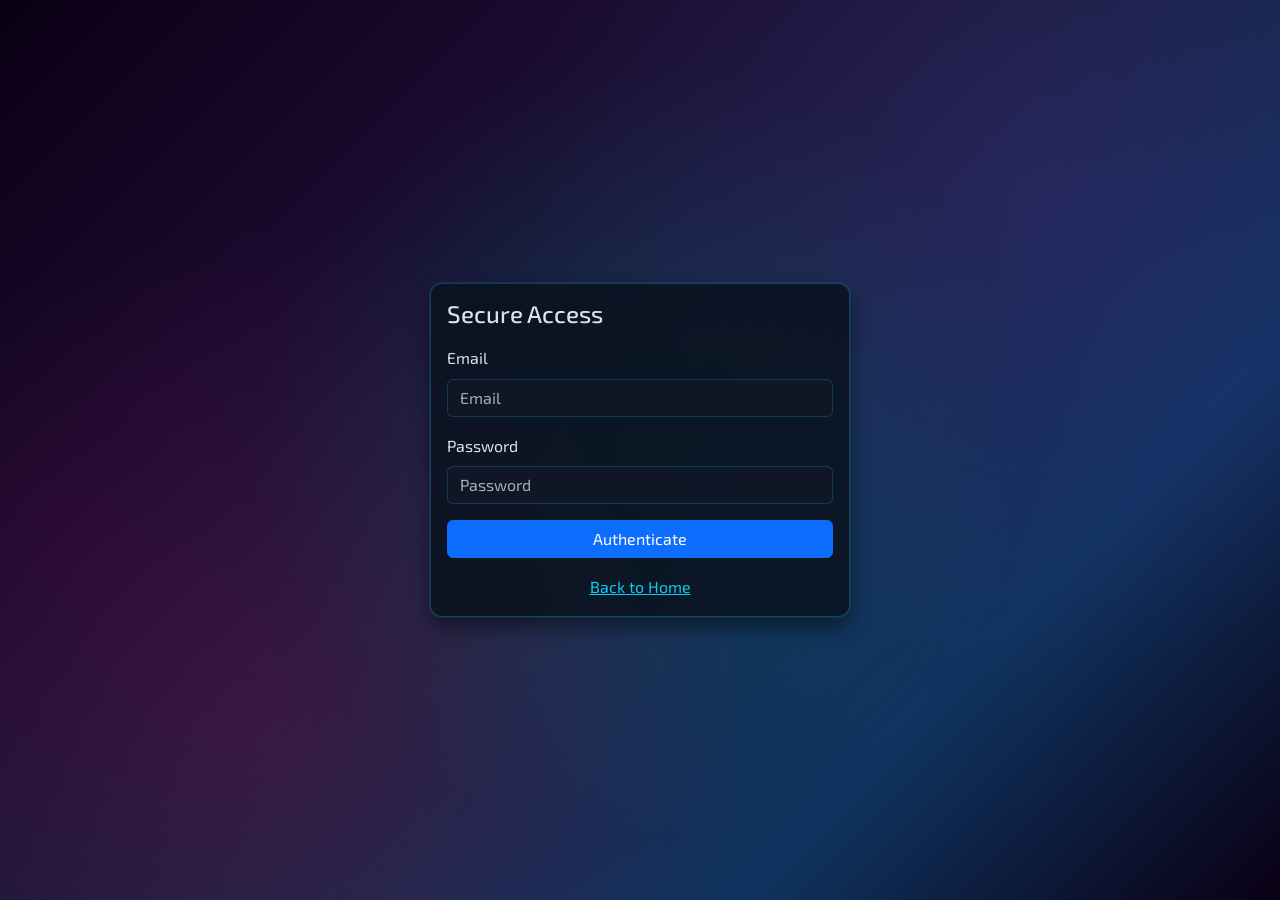
<file: login_backoffice.html>
<!DOCTYPE html>
<html lang="en">

<head>
  <meta charset="UTF-8" />
  <meta name="viewport" content="width=device-width, initial-scale=1.0" />
  <title>FBI — Secure Login</title>

  <link rel="preconnect" href="https://fonts.googleapis.com" />
  <link rel="preconnect" href="https://fonts.gstatic.com" crossorigin />
  <link href="https://fonts.googleapis.com/css2?family=Orbitron:wght@400;700;900&family=Exo+2:wght@300;400;600;700&display=swap" rel="stylesheet" />
  <link href="https://cdn.jsdelivr.net/npm/bootstrap@5.3.2/dist/css/bootstrap.min.css" rel="stylesheet" />
  <link href="https://cdn.jsdelivr.net/npm/bootstrap-icons@1.10.5/font/bootstrap-icons.css" rel="stylesheet" />
  <link href="tooplate-nexus-brew.css" rel="stylesheet" />
  <link href="styles.css" rel="stylesheet" />
</head>

<body>
  <div class="container d-flex vh-100 align-items-center justify-content-center">
    <div class="card panel w-100" style="max-width: 420px;">
      <div class="card-body">
        <h4 class="card-title mb-3" data-i18n="loginTitle">FBI Secure Login</h4>
        <form id="loginForm" class="mb-3">
          <div class="mb-3">
            <label class="form-label" for="loginEmail" data-i18n="loginEmail">Email</label>
            <input type="email" class="form-control" id="loginEmail" placeholder="name@domain.com" data-i18n="loginEmail" required />
          </div>
          <div class="mb-3">
            <label class="form-label" for="loginPassword" data-i18n="loginPassword">Password</label>
            <input type="password" class="form-control" id="loginPassword" placeholder="••••••••" data-i18n="loginPassword" required />
          </div>
          <button type="submit" class="btn btn-primary w-100" data-i18n="loginButton">Authenticate</button>
        </form>
        <div id="loginFeedback" class="alert alert-danger d-none" role="alert"></div>
        <div class="text-center mt-3">
          <a href="index.html" class="text-info">Back to Home</a>
        </div>
      </div>
    </div>
  </div>

  <div class="toast-container position-fixed top-0 end-0 p-3"></div>

  <script src="https://cdn.jsdelivr.net/npm/bootstrap@5.3.2/dist/js/bootstrap.bundle.min.js"></script>
  <script src="app.js"></script>
</body>

</html>
</file>
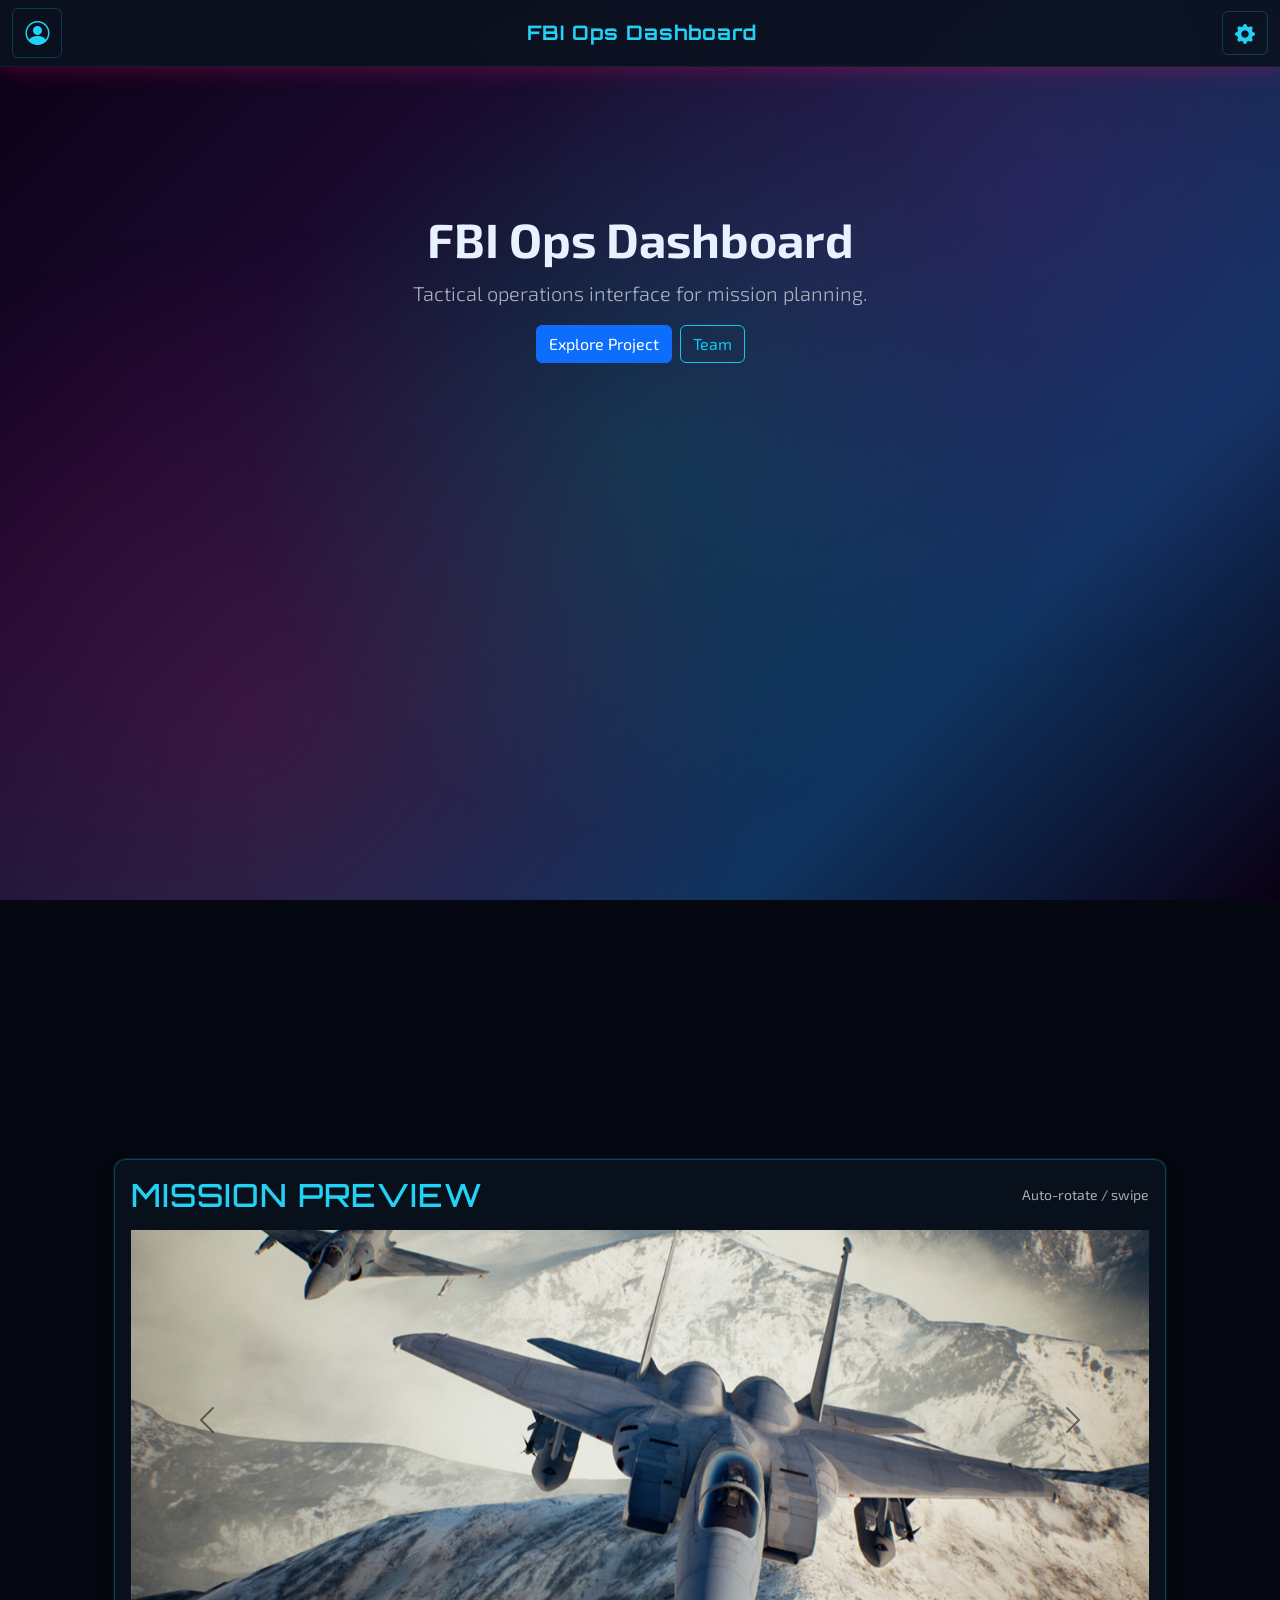
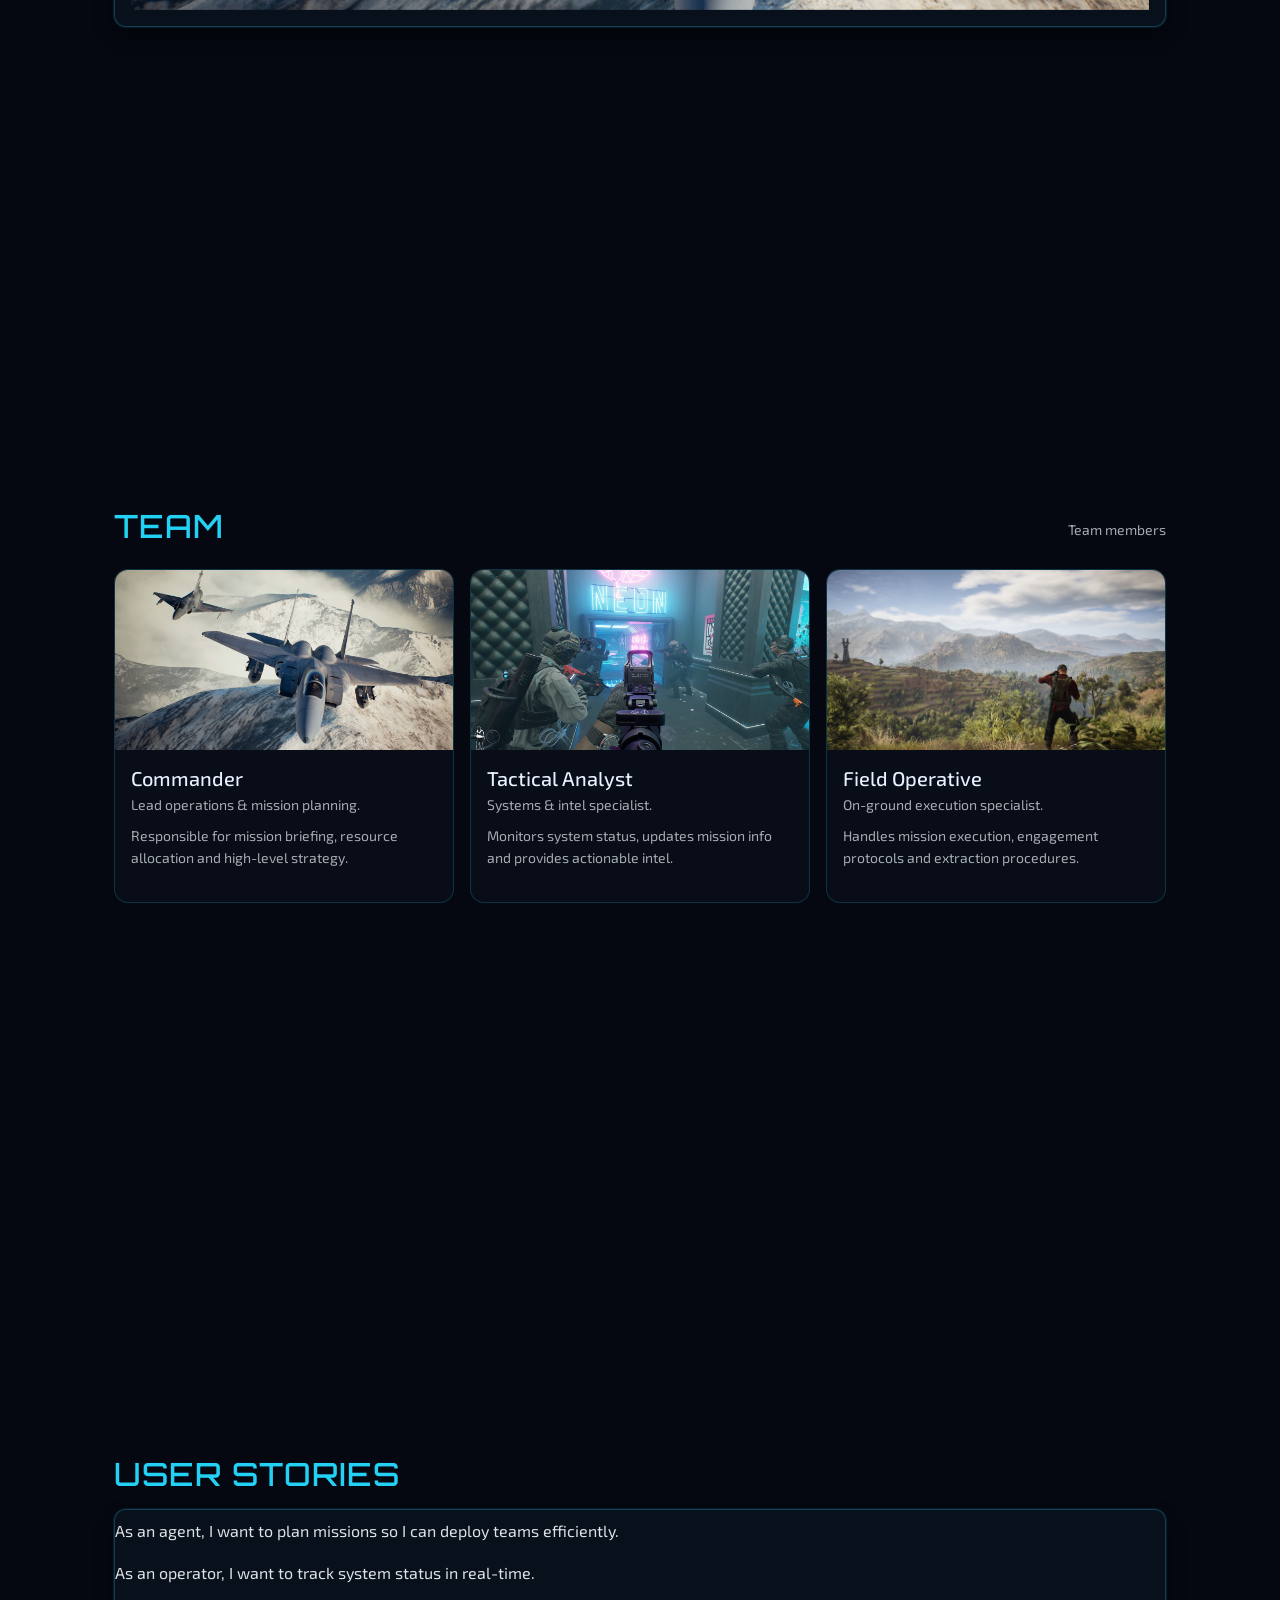
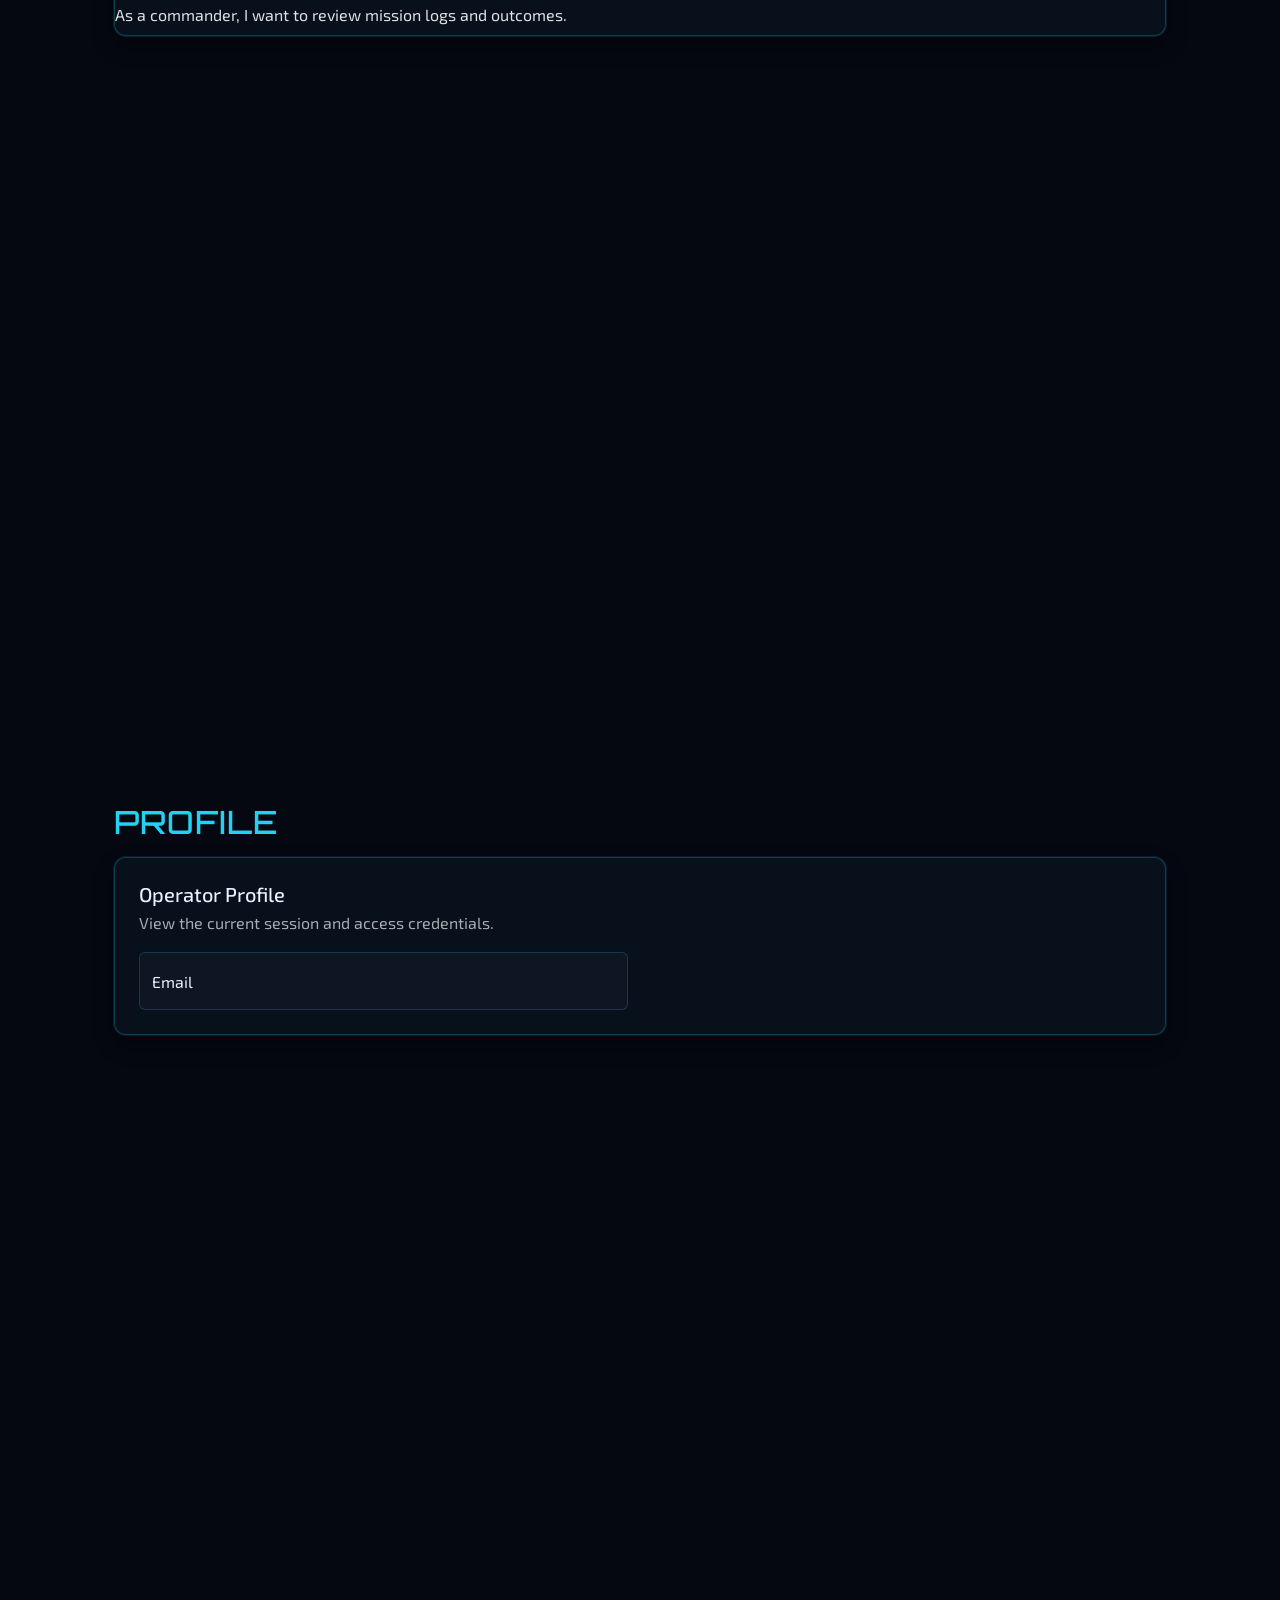
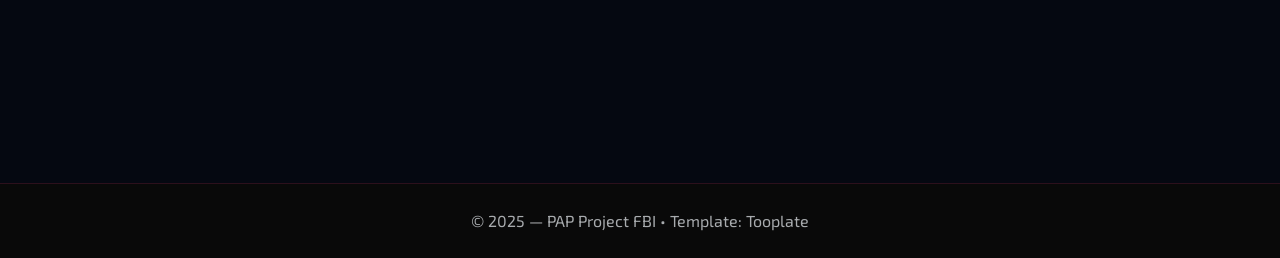
<file: system.html>
<!DOCTYPE html>
<html lang="en">

<head>
    <meta charset="UTF-8">
    <title>FBI — ADMIN — System</title>
    <meta name="viewport" content="width=device-width, initial-scale=1.0">
    <link rel="preconnect" href="https://fonts.googleapis.com" />
    <link rel="preconnect" href="https://fonts.gstatic.com" crossorigin />
    <link href="https://fonts.googleapis.com/css2?family=Orbitron:wght@400;700;900&family=Exo+2:wght@300;400;600;700&display=swap" rel="stylesheet" />
    <link href="https://cdn.jsdelivr.net/npm/bootstrap@5.3.2/dist/css/bootstrap.min.css" rel="stylesheet">
    <link href="https://cdn.jsdelivr.net/npm/bootstrap-icons@1.10.5/font/bootstrap-icons.css" rel="stylesheet" />
    <link href="tooplate-nexus-brew.css" rel="stylesheet">
    <link href="styles.css" rel="stylesheet" />
</head>

<body data-admin="true">
  <header class="d-flex align-items-center justify-content-between p-3 border-bottom border-secondary">
    <div class="d-flex align-items-center gap-2">
      <div>
        <div class="h5 mb-0" id="pageTitle">System Status</div>
        <small class="text-muted" id="adminEmail"></small>
      </div>
    </div>
    <div class="d-flex gap-2 align-items-center">
      <button class="btn btn-ghost" id="settingsDropdown" data-bs-toggle="dropdown" aria-haspopup="true" aria-expanded="false">
        <i class="bi bi-gear-fill fs-5"></i>
      </button>
      <ul class="dropdown-menu dropdown-menu-end">
        <li class="dropdown-header" data-i18n="settings">Settings</li>
        <li><small class="dropdown-item-text" data-i18n="language">Language</small></li>
        <li><button class="dropdown-item" type="button" data-lang="en">English</button></li>
        <li><button class="dropdown-item" type="button" data-lang="pt">Português</button></li>
        <li><button class="dropdown-item" type="button" data-lang="it">Italiano</button></li>
        <li><button class="dropdown-item" type="button" data-lang="es">Español</button></li>
        <li><hr class="dropdown-divider" /></li>
        <li><small class="dropdown-item-text" data-i18n="theme">Theme</small></li>
        <li><button class="dropdown-item" type="button" data-theme="dark">Dark</button></li>
        <li><button class="dropdown-item" type="button" data-theme="light">Light</button></li>
      </ul>
      <button id="logoutBtn" class="btn btn-outline-info">Logout</button>
    </div>
  </header>
    <div class="container-fluid">
        <div class="row vh-100">

            <!-- SIDEBAR -->
            <div class="col-12 col-md-3 col-lg-2 bg-dark text-white p-3">
                <h4 class="text-center mb-4">🕵️ FBI</h4>

                <ul class="nav nav-pills flex-column">
                    <li class="nav-item mb-2">
                        <a class="nav-link active bg-secondary text-white" href="backoffice.html">📊 Dashboard</a>
                    </li>
                    <li class="nav-item mb-2">
                        <a class="nav-link text-white" href="players.html">👤 Players</a>
                    </li>
                    <li class="nav-item mb-2">
                        <a class="nav-link text-white" href="missions.html">🎯 Missions</a>
                    </li>
                    <li class="nav-item mb-2">
                        <a class="nav-link text-white" href="weapons.html">🔫 Weapons</a>
                    </li>
                    <li class="nav-item mb-2">
                        <a class="nav-link text-white" href="items.html">🧩 Items & Blueprints</a>
                    </li>
                    <li class="nav-item mb-2">
                        <a class="nav-link text-white active" href="#">⚙️ System</a>
                    </li>
                    <hr>
                    <li class="nav-item">
                        <button id="logoutBtnSidebar" class="nav-link text-danger btn btn-link p-0" type="button">🚪 Logout</button>
                    </li>
                </ul>
            </div>

            <!-- MAIN -->
            <div class="col-12 col-md-9 col-lg-10 p-4">
                <h3 class="mb-4">System Status</h3>
                <div class="card shadow-sm">
                    <div class="card-header bg-secondary text-white">System Information</div>
                    <div class="card-body">
                        <p><strong>Server:</strong> Online</p>
                        <p><strong>Database:</strong> Connected</p>
                        <p><strong>Version:</strong> FBI v0.3 Prototype</p>
                        <p><strong>Maintenance Mode:</strong> Disabled</p>
                    </div>
                </div>
            </div>

        </div>
    </div>
  <div class="toast-container position-fixed top-0 end-0 p-3"></div>

  <script src="https://cdn.jsdelivr.net/npm/bootstrap@5.3.2/dist/js/bootstrap.bundle.min.js"></script>
  <script src="app.js"></script>
</body>

</html>
</file>
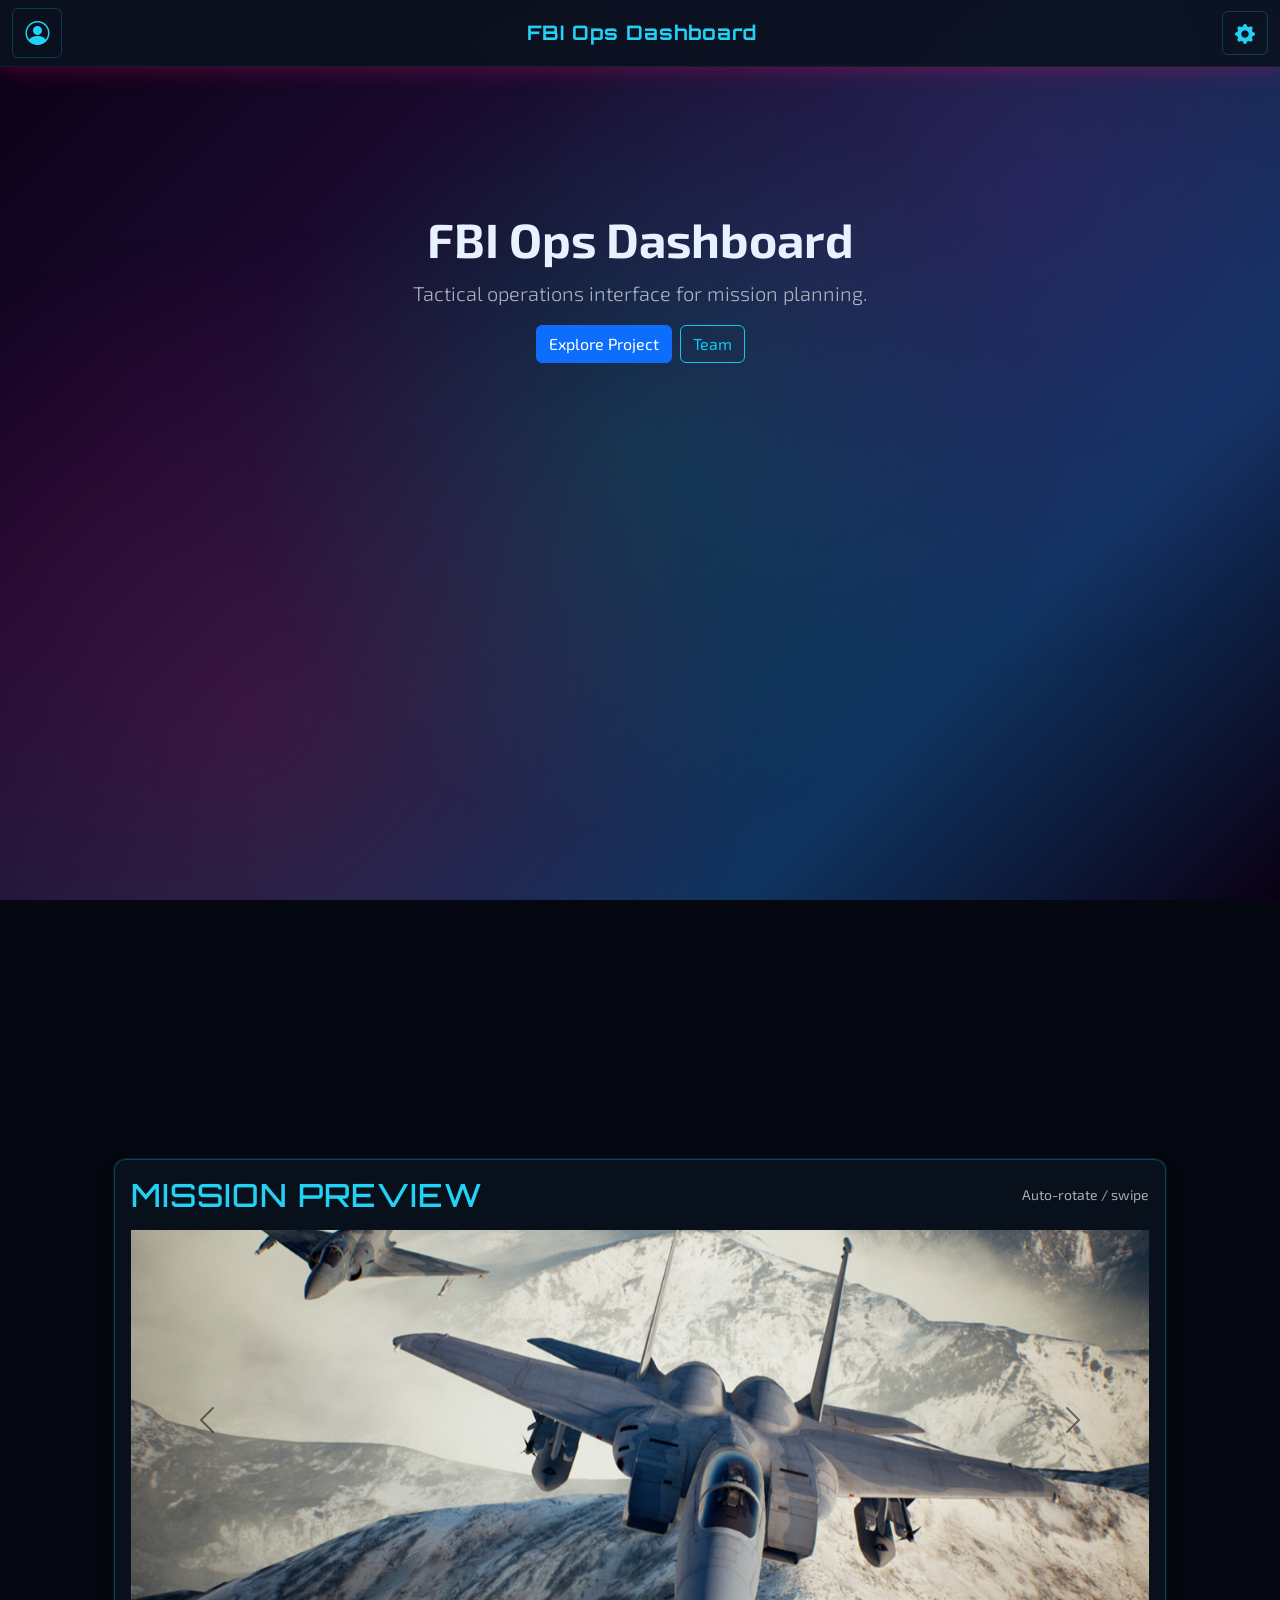
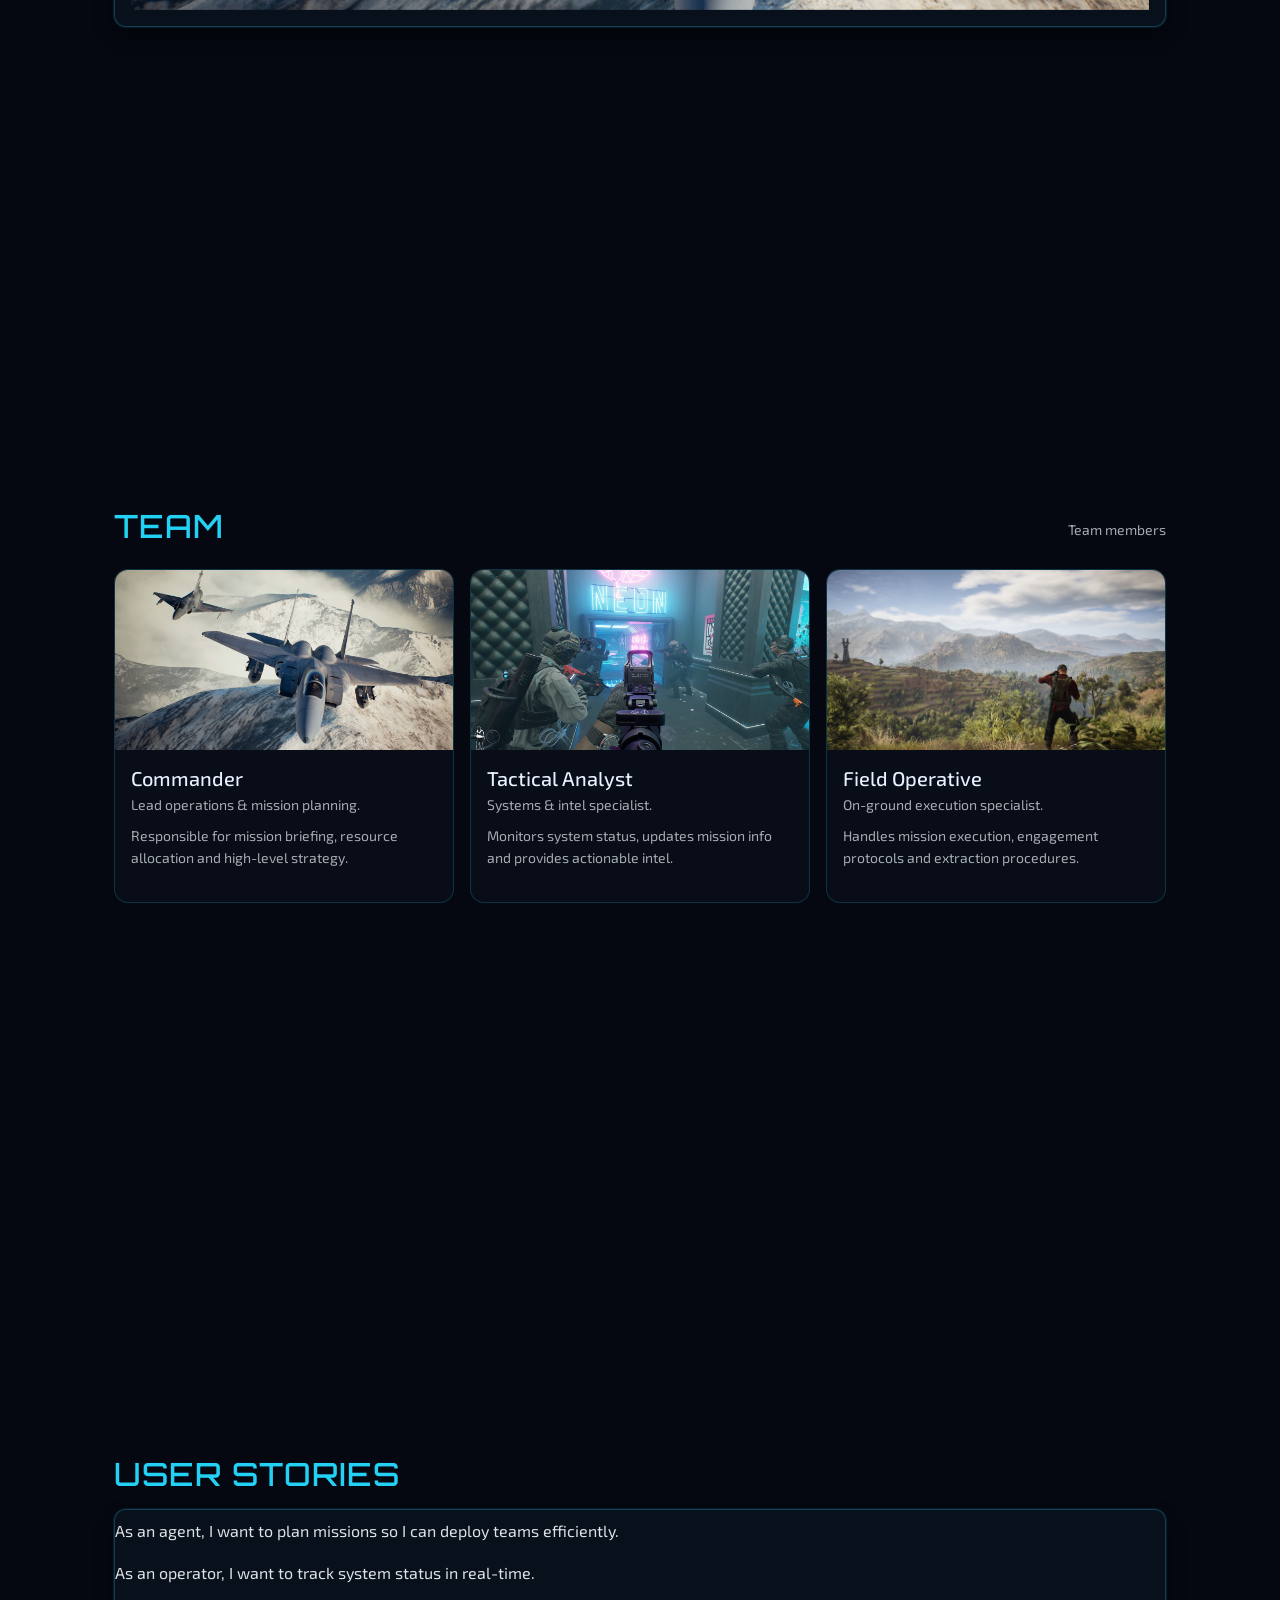
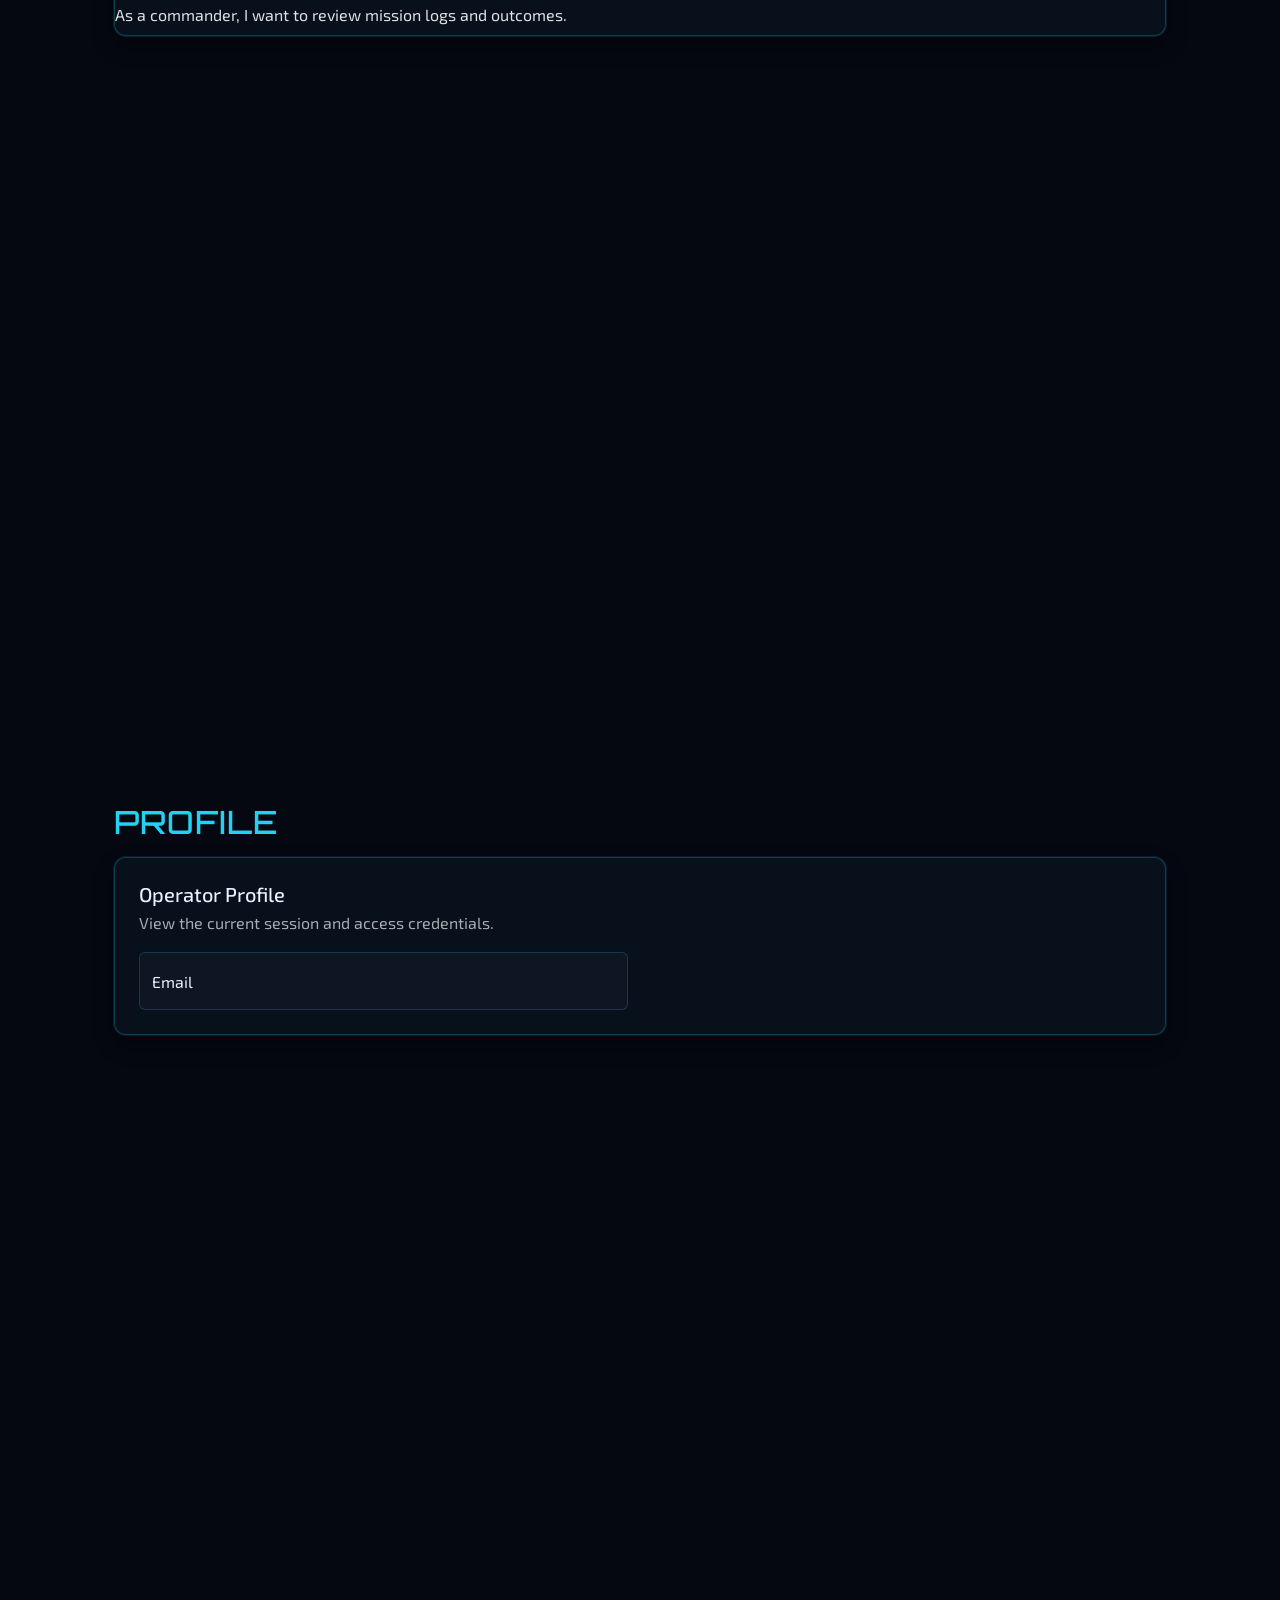
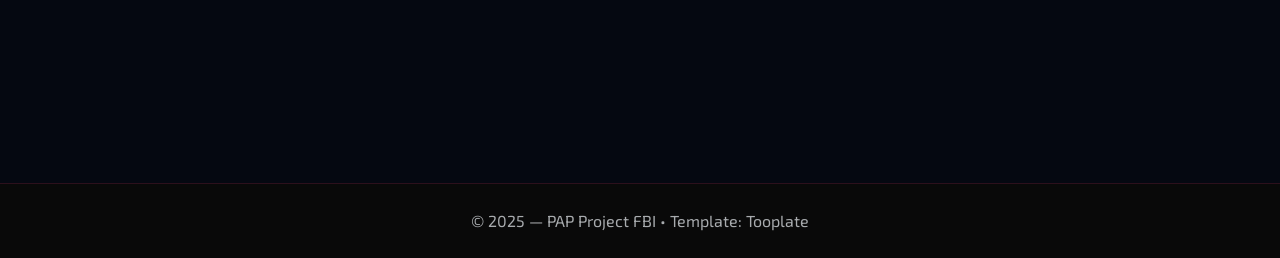
<file: weapons.html>
<!DOCTYPE html>
<html lang="en">

<head>
    <meta charset="UTF-8">
    <title>FBI — ADMIN — Weapons</title>
    <meta name="viewport" content="width=device-width, initial-scale=1.0">
    <link rel="preconnect" href="https://fonts.googleapis.com" />
    <link rel="preconnect" href="https://fonts.gstatic.com" crossorigin />
    <link href="https://fonts.googleapis.com/css2?family=Orbitron:wght@400;700;900&family=Exo+2:wght@300;400;600;700&display=swap" rel="stylesheet" />
    <link href="https://cdn.jsdelivr.net/npm/bootstrap@5.3.2/dist/css/bootstrap.min.css" rel="stylesheet">
    <link href="https://cdn.jsdelivr.net/npm/bootstrap-icons@1.10.5/font/bootstrap-icons.css" rel="stylesheet" />
    <link href="tooplate-nexus-brew.css" rel="stylesheet">
    <link href="styles.css" rel="stylesheet" />
</head>

<body data-admin="true">
  <header class="d-flex align-items-center justify-content-between p-3 border-bottom border-secondary">
    <div class="d-flex align-items-center gap-2">
      <div>
        <div class="h5 mb-0" id="pageTitle">Weapons Inventory</div>
        <small class="text-muted" id="adminEmail"></small>
      </div>
    </div>
    <div class="d-flex gap-2 align-items-center">
      <button class="btn btn-ghost" id="settingsDropdown" data-bs-toggle="dropdown" aria-haspopup="true" aria-expanded="false">
        <i class="bi bi-gear-fill fs-5"></i>
      </button>
      <ul class="dropdown-menu dropdown-menu-end">
        <li class="dropdown-header" data-i18n="settings">Settings</li>
        <li><small class="dropdown-item-text" data-i18n="language">Language</small></li>
        <li><button class="dropdown-item" type="button" data-lang="en">English</button></li>
        <li><button class="dropdown-item" type="button" data-lang="pt">Português</button></li>
        <li><button class="dropdown-item" type="button" data-lang="it">Italiano</button></li>
        <li><button class="dropdown-item" type="button" data-lang="es">Español</button></li>
        <li><hr class="dropdown-divider" /></li>
        <li><small class="dropdown-item-text" data-i18n="theme">Theme</small></li>
        <li><button class="dropdown-item" type="button" data-theme="dark">Dark</button></li>
        <li><button class="dropdown-item" type="button" data-theme="light">Light</button></li>
      </ul>
      <button id="logoutBtn" class="btn btn-outline-info">Logout</button>
    </div>
  </header>
    <div class="container-fluid">
        <div class="row vh-100">

            <!-- SIDEBAR -->
            <div class="col-12 col-md-3 col-lg-2 bg-dark text-white p-3">
                <h4 class="text-center mb-4">🕵️ FBI</h4>

                <ul class="nav nav-pills flex-column">
                    <li class="nav-item mb-2">
                        <a class="nav-link active bg-secondary text-white" href="backoffice.html">📊 Dashboard</a>
                    </li>
                    <li class="nav-item mb-2">
                        <a class="nav-link text-white" href="players.html">👤 Players</a>
                    </li>
                    <li class="nav-item mb-2">
                        <a class="nav-link text-white" href="missions.html">🎯 Missions</a>
                    </li>
                    <li class="nav-item mb-2">
                        <a class="nav-link text-white active" href="#">🔫 Weapons</a>
                    </li>
                    <li class="nav-item mb-2">
                        <a class="nav-link text-white" href="items.html">🧩 Items & Blueprints</a>
                    </li>
                    <li class="nav-item mb-2">
                        <a class="nav-link text-white" href="system.html">⚙️ System</a>
                    </li>
                    <hr>
                    <li class="nav-item">
                        <button id="logoutBtnSidebar" class="nav-link text-danger btn btn-link p-0" type="button">🚪 Logout</button>
                    </li>
                </ul>
            </div>

            <div class="col-12 col-md-9 col-lg-10 p-4">
                <h3 class="mb-4">Weapons Inventory</h3>
                <div class="card-header bg-dark text-white">
                    Weapons List
                </div>

                <div class="row">
                    <div class="col-md-4">
                        <div class="card shadow-sm">
                            <div class="card-body">
                                <h5>MK-7 Raven</h5>
                                <p>Type: Assault Rifle</p>
                                <p>Range: 70 meters</p>
                            </div>
                        </div>
                    </div>

                    <div class="col-md-4">
                        <div class="card shadow-sm">
                            <div class="card-body">
                                <h5>VX Shadow</h5>
                                <p>Type: Sniper</p>
                                <p>Range: 300 meters</p>
                            </div>
                        </div>
                    </div>
                </div>

            </div>
        </div>
    </div>
</body>

  <div class="toast-container position-fixed top-0 end-0 p-3"></div>

  <script src="https://cdn.jsdelivr.net/npm/bootstrap@5.3.2/dist/js/bootstrap.bundle.min.js"></script>
  <script src="app.js"></script>
</body>

</html>
</file>
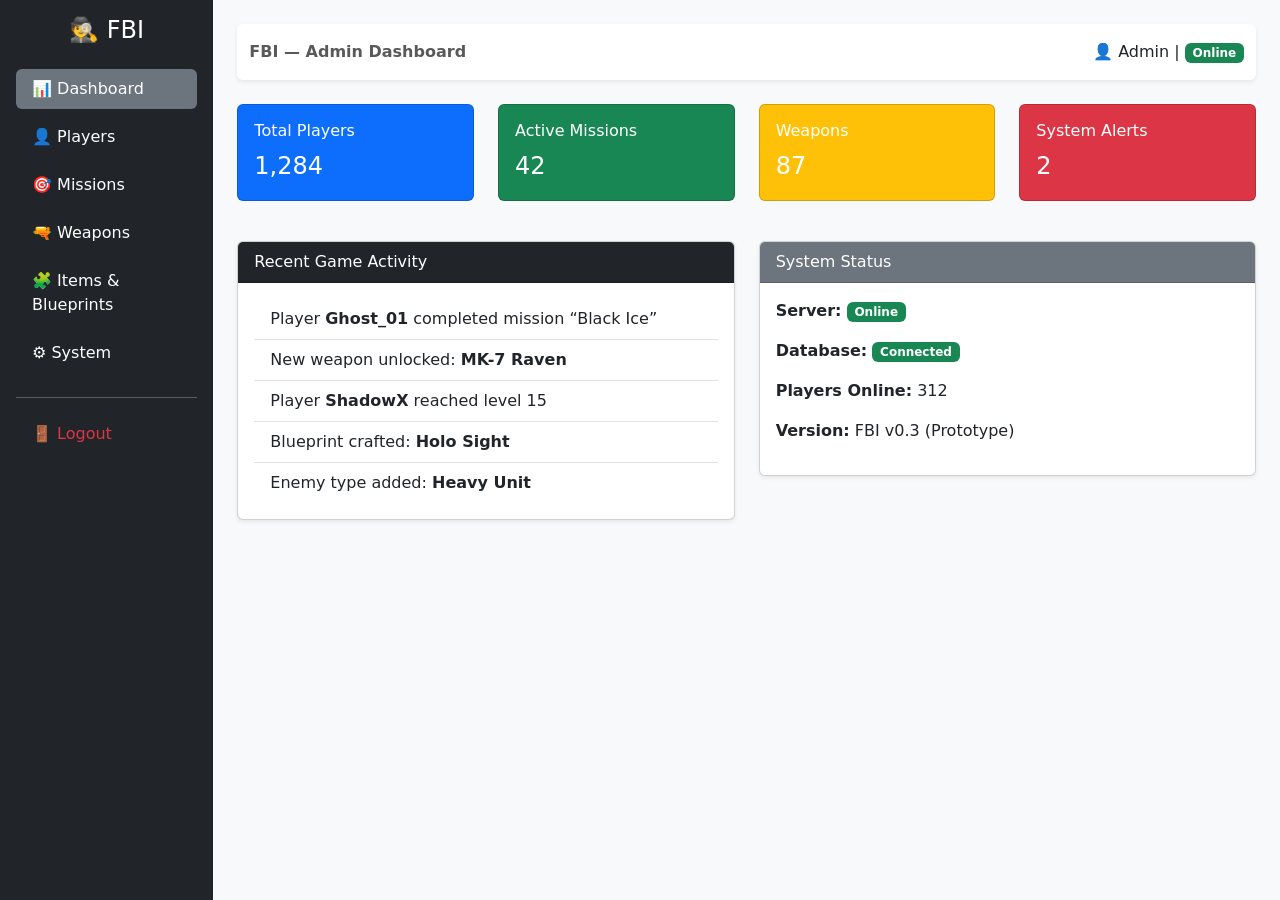
<file: backoffice/backoffice.html>
<!DOCTYPE html>
<html lang="en">

<head>
    <meta charset="UTF-8">
    <title>FBI — ADMIN — Back Office</title>
    <meta name="viewport" content="width=device-width, initial-scale=1.0">

    <!-- Bootstrap -->
    <link href="https://cdn.jsdelivr.net/npm/bootstrap@5.3.2/dist/css/bootstrap.min.css" rel="stylesheet">
</head>

<body class="bg-light">

    <div class="container-fluid">
        <div class="row vh-100">

            <!-- SIDEBAR -->
            <div class="col-12 col-md-3 col-lg-2 bg-dark text-white p-3">
                <h4 class="text-center mb-4">🕵️ FBI</h4>

                <ul class="nav nav-pills flex-column">
                    <li class="nav-item mb-2">
                        <a class="nav-link active bg-secondary text-white" href="#">📊 Dashboard</a>
                    </li>
                    <li class="nav-item mb-2">
                        <a class="nav-link text-white" href="players.html">👤 Players</a>
                    </li>
                    <li class="nav-item mb-2">
                        <a class="nav-link text-white" href="missions.html">🎯 Missions</a>
                    </li>
                    <li class="nav-item mb-2">
                        <a class="nav-link text-white" href="weapons.html">🔫 Weapons</a>
                    </li>
                    <li class="nav-item mb-2">
                        <a class="nav-link text-white" href="items.html">🧩 Items & Blueprints</a>
                    </li>
                    <li class="nav-item mb-2">
                        <a class="nav-link text-white" href="system.html">⚙️ System</a>
                    </li>
                    <hr>
                    <li class="nav-item">
                        <a class="nav-link text-danger" href="index.html">🚪 Logout</a>
                    </li>
                </ul>
            </div>

            <!-- MAIN CONTENT -->
            <div class="col-12 col-md-9 col-lg-10 p-4">

                <!-- TOP BAR -->
                <nav class="navbar navbar-light bg-white mb-4 rounded shadow-sm">
                    <div class="container-fluid">
                        <span class="navbar-text fw-bold">
                            FBI — Admin Dashboard
                        </span>
                        <span>
                            👤 Admin | <span class="badge bg-success">Online</span>
                        </span>
                    </div>
                </nav>

                <!-- STATS -->
                <div class="row">

                    <div class="col-md-3">
                        <div class="card text-white bg-primary mb-3">
                            <div class="card-body">
                                <h6>Total Players</h6>
                                <p class="fs-4 mb-0">1,284</p>
                            </div>
                        </div>
                    </div>

                    <div class="col-md-3">
                        <div class="card text-white bg-success mb-3">
                            <div class="card-body">
                                <h6>Active Missions</h6>
                                <p class="fs-4 mb-0">42</p>
                            </div>
                        </div>
                    </div>

                    <div class="col-md-3">
                        <div class="card text-white bg-warning mb-3">
                            <div class="card-body">
                                <h6>Weapons</h6>
                                <p class="fs-4 mb-0">87</p>
                            </div>
                        </div>
                    </div>

                    <div class="col-md-3">
                        <div class="card text-white bg-danger mb-3">
                            <div class="card-body">
                                <h6>System Alerts</h6>
                                <p class="fs-4 mb-0">2</p>
                            </div>
                        </div>
                    </div>

                </div>

                <!-- BOTTOM SECTION -->
                <div class="row mt-4">

                    <!-- RECENT ACTIVITY -->
                    <div class="col-md-6">
                        <div class="card shadow-sm">
                            <div class="card-header bg-dark text-white">
                                Recent Game Activity
                            </div>
                            <div class="card-body">
                                <ul class="list-group list-group-flush">
                                    <li class="list-group-item">Player <b>Ghost_01</b> completed mission “Black Ice”
                                    </li>
                                    <li class="list-group-item">New weapon unlocked: <b>MK-7 Raven</b></li>
                                    <li class="list-group-item">Player <b>ShadowX</b> reached level 15</li>
                                    <li class="list-group-item">Blueprint crafted: <b>Holo Sight</b></li>
                                    <li class="list-group-item">Enemy type added: <b>Heavy Unit</b></li>
                                </ul>
                            </div>
                        </div>
                    </div>

                    <!-- SYSTEM STATUS -->
                    <div class="col-md-6">
                        <div class="card shadow-sm">
                            <div class="card-header bg-secondary text-white">
                                System Status
                            </div>
                            <div class="card-body">
                                <p><strong>Server:</strong> <span class="badge bg-success">Online</span></p>
                                <p><strong>Database:</strong> <span class="badge bg-success">Connected</span></p>
                                <p><strong>Players Online:</strong> 312</p>
                                <p><strong>Version:</strong> FBI v0.3 (Prototype)</p>
                            </div>
                        </div>
                    </div>

                </div>

            </div>
        </div>
    </div>

    <!-- Bootstrap JS -->
    <script src="https://cdn.jsdelivr.net/npm/bootstrap@5.3.2/dist/js/bootstrap.bundle.min.js"></script>

</body>

</html>
</file>
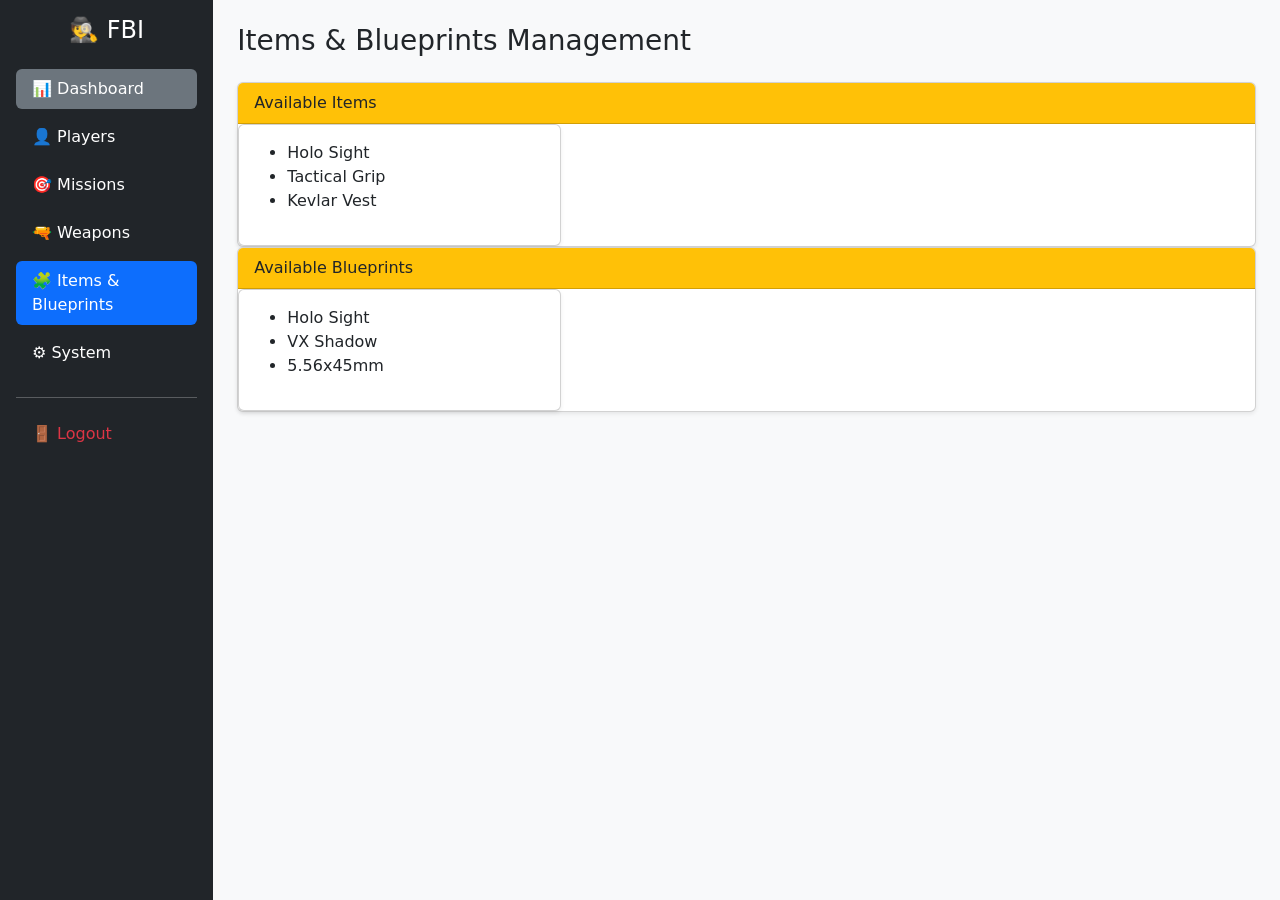
<file: backoffice/items.html>
<!DOCTYPE html>
<html lang="en">

<head>
    <meta charset="UTF-8">
    <title>FBI — ADMIN — Items</title>
    <meta name="viewport" content="width=device-width, initial-scale=1.0">
    <link href="https://cdn.jsdelivr.net/npm/bootstrap@5.3.2/dist/css/bootstrap.min.css" rel="stylesheet">
</head>

<body class="bg-light">
    <div class="container-fluid">
        <div class="row vh-100">

            <!-- SIDEBAR -->
            <div class="col-12 col-md-3 col-lg-2 bg-dark text-white p-3">
                <h4 class="text-center mb-4">🕵️ FBI</h4>

                <ul class="nav nav-pills flex-column">
                    <li class="nav-item mb-2">
                        <a class="nav-link active bg-secondary text-white" href="backoffice.html">📊 Dashboard</a>
                    </li>
                    <li class="nav-item mb-2">
                        <a class="nav-link text-white" href="players.html">👤 Players</a>
                    </li>
                    <li class="nav-item mb-2">
                        <a class="nav-link text-white" href="missions.html">🎯 Missions</a>
                    </li>
                    <li class="nav-item mb-2">
                        <a class="nav-link text-white" href="weapons.html">🔫 Weapons</a>
                    </li>
                    <li class="nav-item mb-2">
                        <a class="nav-link text-white active" href="#">🧩 Items & Blueprints</a>
                    </li>
                    <li class="nav-item mb-2">
                        <a class="nav-link text-white" href="system.html">⚙️ System</a>
                    </li>
                    <hr>
                    <li class="nav-item">
                        <a class="nav-link text-danger" href="index.html">🚪 Logout</a>
                    </li>
                </ul>
            </div>

            <!-- MAIN -->
            <div class="col-12 col-md-9 col-lg-10 p-4">
                <h3 class="mb-4">Items & Blueprints Management</h3>
                <div class="card shadow-sm">
                    <div class="card-header bg-warning">Available Items</div>
                    <div class="row">
                        <div class="col-md-4">
                            <div class="card shadow-sm">
                                <div class="card-body">
                                    <ul>
                                        <li>Holo Sight</li>
                                        <li>Tactical Grip</li>
                                        <li>Kevlar Vest</li>
                                    </ul>
                                </div>
                            </div>
                        </div>
                    </div>
                </div>
                <div class="card shadow-sm">
                    <div class="card-header bg-warning">Available Blueprints</div>
                    <div class="row">
                        <div class="col-md-4">
                            <div class="card shadow-sm">
                                <div class="card-body">
                                    <ul>
                                        <li>Holo Sight</li>
                                        <li>VX Shadow</li>
                                        <li>5.56x45mm </li>
                                    </ul>
                                </div>
                            </div>
                        </div>
                    </div>
                </div>
            </div>

        </div>
    </div>
</body>

</html>
</file>
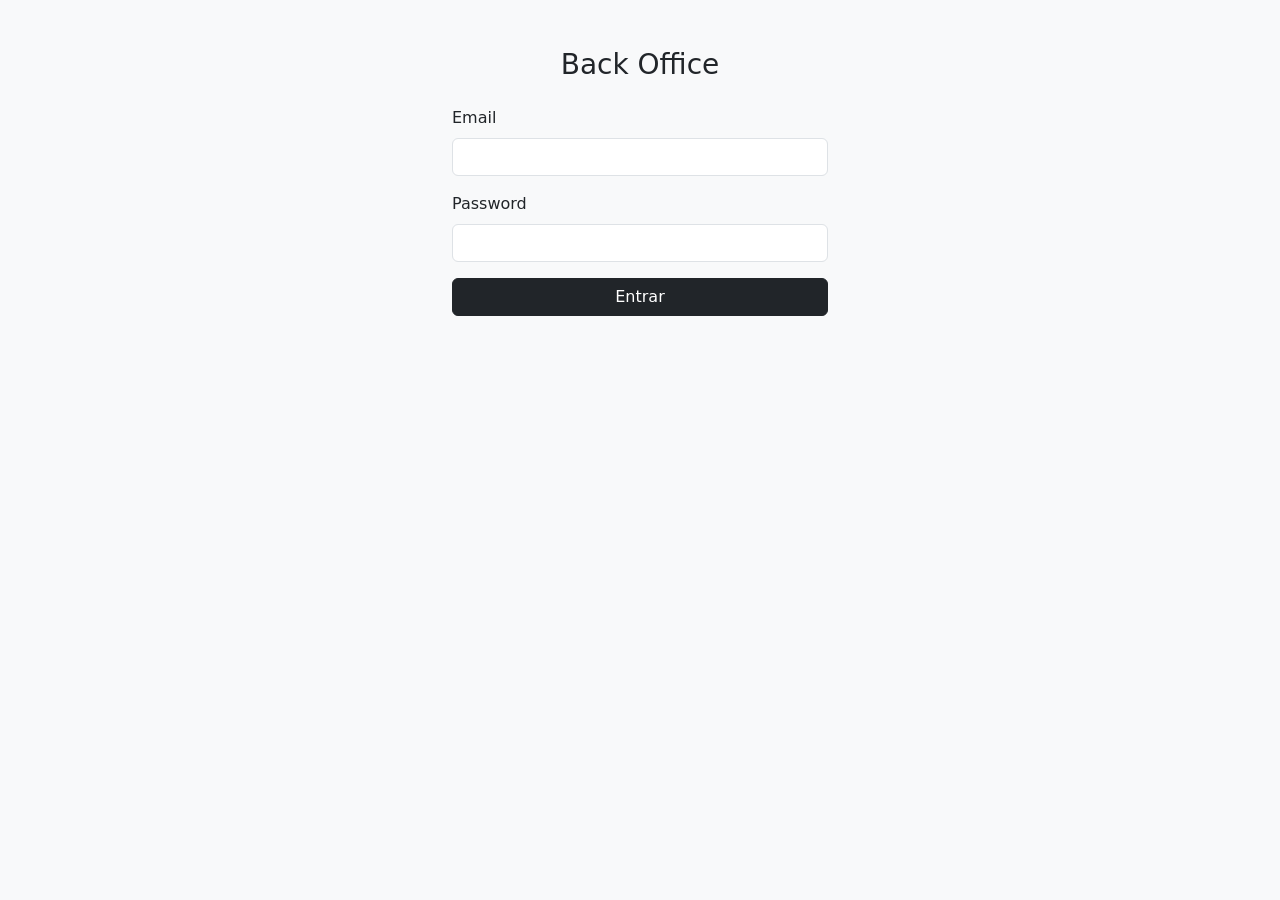
<file: backoffice/login_backoffice.html>
<!DOCTYPE html>
<html lang="en">

<head>
    <meta charset="UTF-8">
    <meta name="viewport" content="width=device-width, initial-scale=1">
    <title>FBI — Back Office</title>

    <!-- Bootstrap CSS -->
    <link href="https://cdn.jsdelivr.net/npm/bootstrap@5.3.2/dist/css/bootstrap.min.css" rel="stylesheet">
</head>

<body class="bg-light">
    <div class="container py-5" style="max-width: 400px;">
        <h3 class="text-center mb-4">Back Office</h3>

        <div id="error" class="alert alert-danger d-none">
            Email ou password incorretos
        </div>

        <div class="mb-3">
            <label class="form-label">Email</label>
            <input id="email" type="email" class="form-control">
        </div>

        <div class="mb-3">
            <label class="form-label">Password</label>
            <input id="password" type="password" class="form-control">
        </div>

        <button type="button" class="btn btn-dark w-100" onclick="login()">
            Entrar
        </button>
    </div>

    <script>
        function login() {
            const email = document.getElementById("email").value;
            const password = document.getElementById("password").value;

            console.log(email, password); // debug

            if (
                email === "mateusjp270@gmail.com" &&
                password === "#Mateusl23"
            ) {
                window.location.href = "backoffice.html";
            } else {
                document.getElementById("error").classList.remove("d-none");
            }
        }
    </script>

    <!-- Bootstrap JS -->
    <script src="https://cdn.jsdelivr.net/npm/bootstrap@5.3.2/dist/js/bootstrap.bundle.min.js"></script>

</body>

</html>
</file>
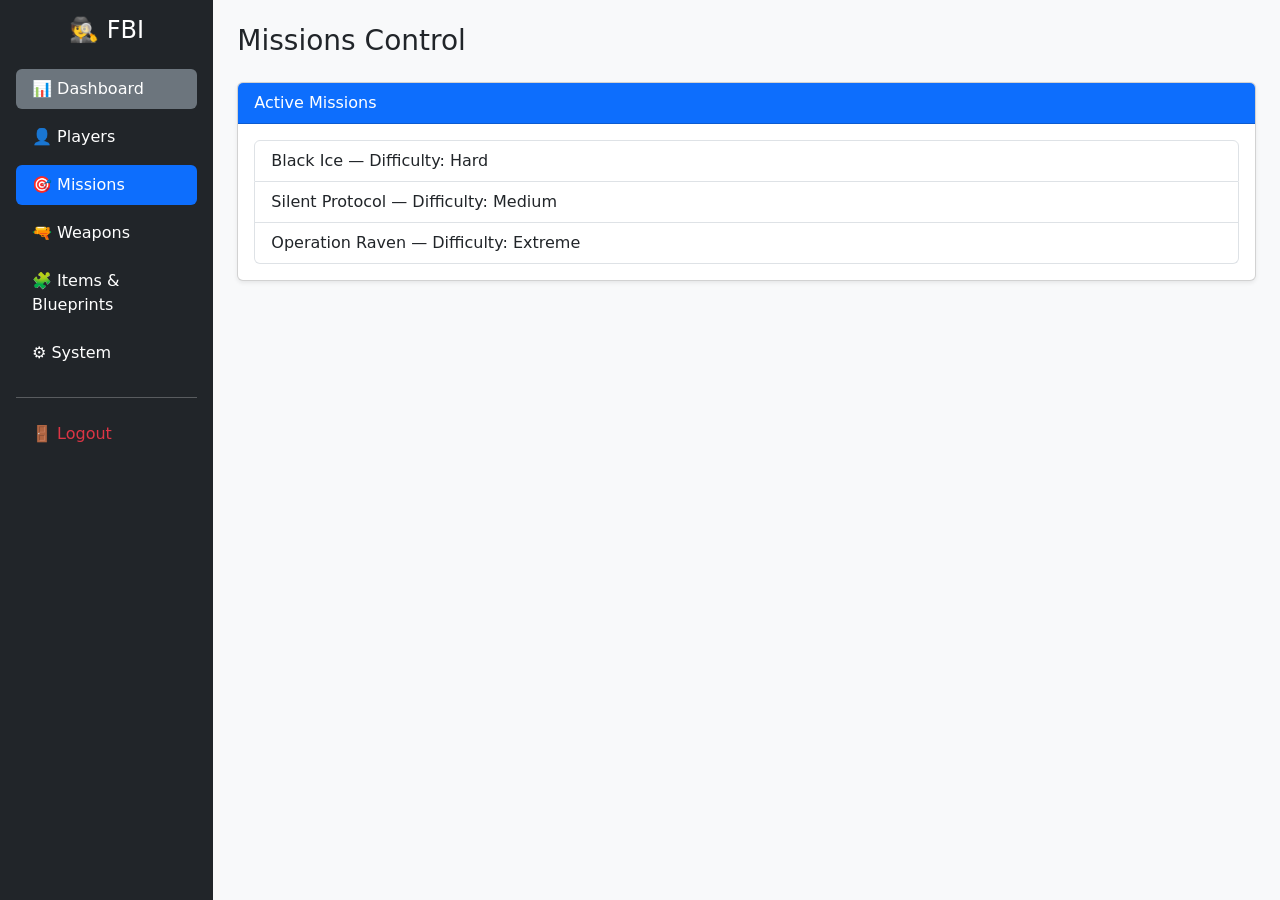
<file: backoffice/missions.html>
<!DOCTYPE html>
<html lang="en">

<head>
    <meta charset="UTF-8">
    <title>FBI — ADMIN — Missions</title>
    <meta name="viewport" content="width=device-width, initial-scale=1.0">
    <link href="https://cdn.jsdelivr.net/npm/bootstrap@5.3.2/dist/css/bootstrap.min.css" rel="stylesheet">
</head>

<body class="bg-light">
    <div class="container-fluid">
        <div class="row vh-100">

            <!-- SIDEBAR -->
            <div class="col-12 col-md-3 col-lg-2 bg-dark text-white p-3">
                <h4 class="text-center mb-4">🕵️ FBI</h4>

                <ul class="nav nav-pills flex-column">
                    <li class="nav-item mb-2">
                        <a class="nav-link active bg-secondary text-white" href="backoffice.html">📊 Dashboard</a>
                    </li>
                    <li class="nav-item mb-2">
                        <a class="nav-link text-white" href="players.html">👤 Players</a>
                    </li>
                    <li class="nav-item mb-2">
                        <a class="nav-link text-white active" href="#">🎯 Missions</a>
                    </li>
                    <li class="nav-item mb-2">
                        <a class="nav-link text-white" href="weapons.html">🔫 Weapons</a>
                    </li>
                    <li class="nav-item mb-2">
                        <a class="nav-link text-white" href="items.html">🧩 Items & Blueprints</a>
                    </li>
                    <li class="nav-item mb-2">
                        <a class="nav-link text-white" href="system.html">⚙️ System</a>
                    </li>
                    <hr>
                    <li class="nav-item">
                        <a class="nav-link text-danger" href="index.html">🚪 Logout</a>
                    </li>
                </ul>
            </div>

            <div class="col-12 col-md-9 col-lg-10 p-4">
                <h3 class="mb-4">Missions Control</h3>

                <div class="card shadow-sm">
                    <div class="card-header bg-primary text-white">Active Missions</div>
                    <div class="card-body">
                        <ul class="list-group">
                            <li class="list-group-item">Black Ice — Difficulty: Hard</li>
                            <li class="list-group-item">Silent Protocol — Difficulty: Medium</li>
                            <li class="list-group-item">Operation Raven — Difficulty: Extreme</li>
                        </ul>
                    </div>
                </div>

            </div>
        </div>
    </div>
</body>

</html>
</file>
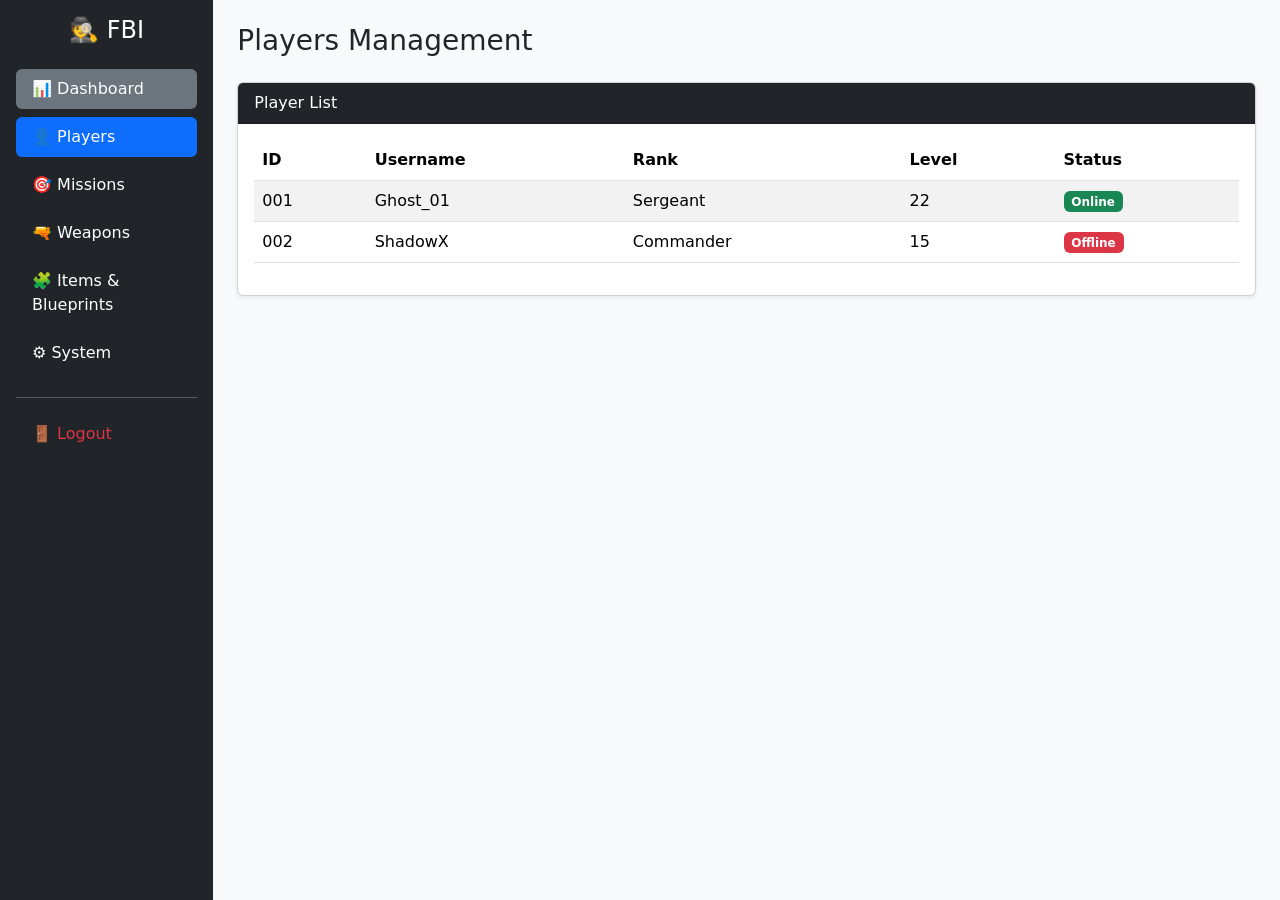
<file: backoffice/players.html>
<!DOCTYPE html>
<html lang="en">

<head>
    <meta charset="UTF-8">
    <title>FBI — ADMIN — Players</title>
    <meta name="viewport" content="width=device-width, initial-scale=1.0">
    <link href="https://cdn.jsdelivr.net/npm/bootstrap@5.3.2/dist/css/bootstrap.min.css" rel="stylesheet">
</head>

<body class="bg-light">
    <div class="container-fluid">
        <div class="row vh-100">

            <!-- SIDEBAR -->
            <div class="col-12 col-md-3 col-lg-2 bg-dark text-white p-3">
                <h4 class="text-center mb-4">🕵️ FBI</h4>

                <ul class="nav nav-pills flex-column">
                    <li class="nav-item mb-2">
                        <a class="nav-link active bg-secondary text-white" href="backoffice.html">📊 Dashboard</a>
                    </li>
                    <li class="nav-item mb-2">
                        <a class="nav-link text-white active" href="#">👤 Players</a>
                    </li>
                    <li class="nav-item mb-2">
                        <a class="nav-link text-white" href="missions.html">🎯 Missions</a>
                    </li>
                    <li class="nav-item mb-2">
                        <a class="nav-link text-white" href="weapons.html">🔫 Weapons</a>
                    </li>
                    <li class="nav-item mb-2">
                        <a class="nav-link text-white" href="items.html">🧩 Items & Blueprints</a>
                    </li>
                    <li class="nav-item mb-2">
                        <a class="nav-link text-white" href="system.html">⚙️ System</a>
                    </li>
                    <hr>
                    <li class="nav-item">
                        <a class="nav-link text-danger" href="index.html">🚪 Logout</a>
                    </li>
                </ul>
            </div>

            <!-- MAIN -->
            <div class="col-12 col-md-9 col-lg-10 p-4">
                <h3 class="mb-4">Players Management</h3>

                <div class="card shadow-sm">
                    <div class="card-header bg-dark text-white">
                        Player List
                    </div>
                    <div class="card-body">
                        <table class="table table-striped">
                            <thead>
                                <tr>
                                    <th>ID</th>
                                    <th>Username</th>
                                    <th>Rank</th>
                                    <th>Level</th>
                                    <th>Status</th>
                                </tr>
                            </thead>
                            <tbody>
                                <tr>
                                    <td>001</td>
                                    <td>Ghost_01</td>
                                    <td>Sergeant</td>
                                    <td>22</td>
                                    <td><span class="badge bg-success">Online</span></td>
                                </tr>
                                <tr>
                                    <td>002</td>
                                    <td>ShadowX</td>
                                    <td>Commander</td>
                                    <td>15</td>
                                    <td><span class="badge bg-danger">Offline</span></td>
                                </tr>
                            </tbody>
                        </table>
                    </div>
                </div>
            </div>

        </div>
    </div>
    <script src="https://cdn.jsdelivr.net/npm/bootstrap@5.3.2/dist/js/bootstrap.bundle.min.js"></script>
</body>

</html>
</file>
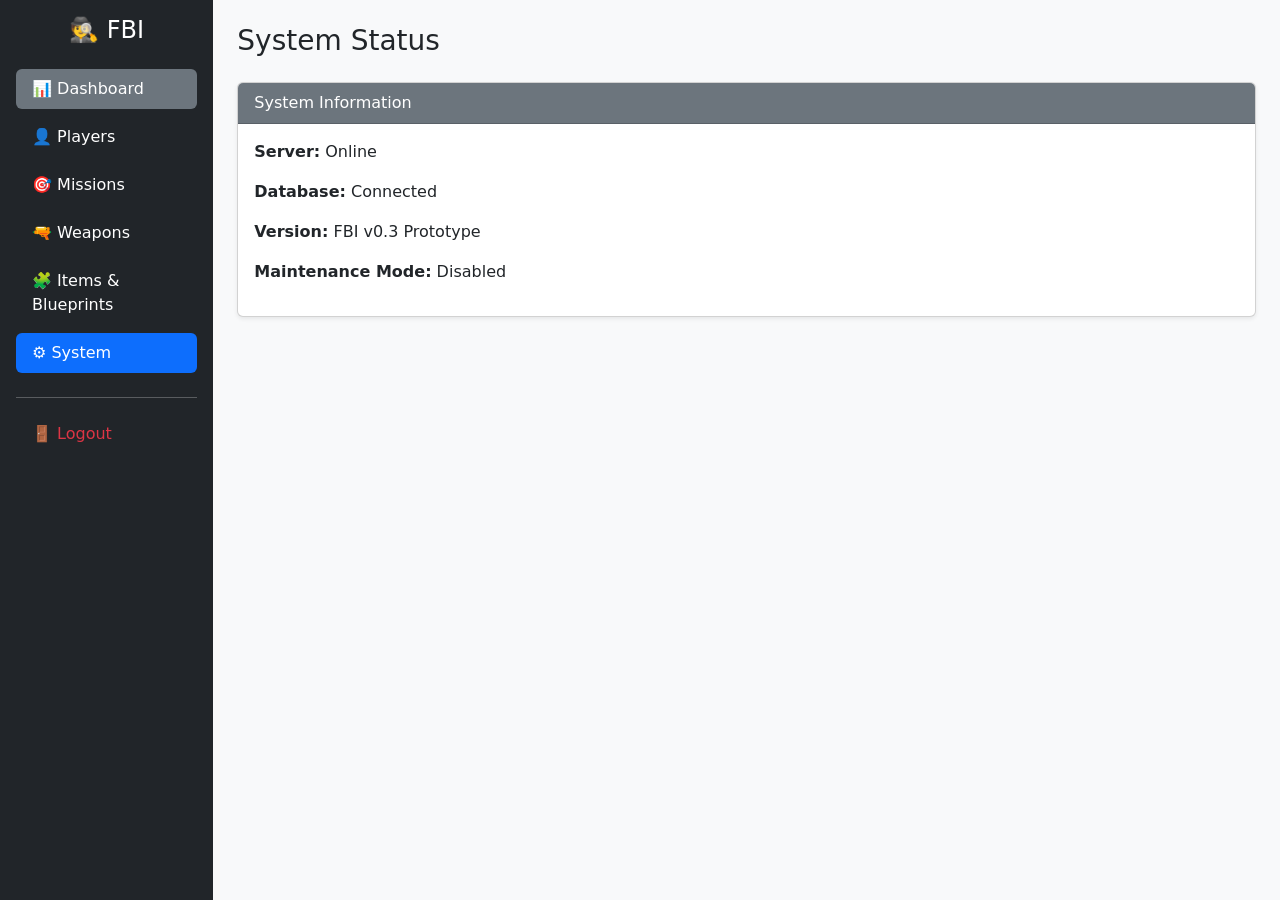
<file: backoffice/system.html>
<!DOCTYPE html>
<html lang="en">

<head>
    <meta charset="UTF-8">
    <title>FBI — ADMIN — System</title>
    <meta name="viewport" content="width=device-width, initial-scale=1.0">
    <link href="https://cdn.jsdelivr.net/npm/bootstrap@5.3.2/dist/css/bootstrap.min.css" rel="stylesheet">
</head>

<body class="bg-light">
    <div class="container-fluid">
        <div class="row vh-100">

            <!-- SIDEBAR -->
            <div class="col-12 col-md-3 col-lg-2 bg-dark text-white p-3">
                <h4 class="text-center mb-4">🕵️ FBI</h4>

                <ul class="nav nav-pills flex-column">
                    <li class="nav-item mb-2">
                        <a class="nav-link active bg-secondary text-white" href="backoffice.html">📊 Dashboard</a>
                    </li>
                    <li class="nav-item mb-2">
                        <a class="nav-link text-white" href="players.html">👤 Players</a>
                    </li>
                    <li class="nav-item mb-2">
                        <a class="nav-link text-white" href="missions.html">🎯 Missions</a>
                    </li>
                    <li class="nav-item mb-2">
                        <a class="nav-link text-white" href="weapons.html">🔫 Weapons</a>
                    </li>
                    <li class="nav-item mb-2">
                        <a class="nav-link text-white" href="items.html">🧩 Items & Blueprints</a>
                    </li>
                    <li class="nav-item mb-2">
                        <a class="nav-link text-white active" href="#">⚙️ System</a>
                    </li>
                    <hr>
                    <li class="nav-item">
                        <a class="nav-link text-danger" href="index.html">🚪 Logout</a>
                    </li>
                </ul>
            </div>

            <!-- MAIN -->
            <div class="col-12 col-md-9 col-lg-10 p-4">
                <h3 class="mb-4">System Status</h3>
                <div class="card shadow-sm">
                    <div class="card-header bg-secondary text-white">System Information</div>
                    <div class="card-body">
                        <p><strong>Server:</strong> Online</p>
                        <p><strong>Database:</strong> Connected</p>
                        <p><strong>Version:</strong> FBI v0.3 Prototype</p>
                        <p><strong>Maintenance Mode:</strong> Disabled</p>
                    </div>
                </div>
            </div>

        </div>
    </div>
    </div>
</body>

</html>
</file>
<file: tooplate-nexus-brew.css>
@charset "utf-8";
/* CSS Document 

Tooplate 2146 Nexus Brew

https://www.tooplate.com/view/2146-nexus-brew

*/

* {
	margin: 0;
	padding: 0;
	box-sizing: border-box;
}

:root {
	--primary-gradient: linear-gradient(135deg, #d1346e, #7b45c7, #4b7ed9);
	--secondary-gradient: linear-gradient(45deg, #40c4cc, #d1346e, #e06040);
	--muted-gradient: linear-gradient(135deg, #b8306a, #6d3fb3, #3d6cc7);
	--dark-bg: #0a0a0a;
	--card-bg: rgba(20, 20, 20, 0.8);
	--text-primary: #e0e0e0;
	--text-secondary: #9a9a9a;
	--neon-pink: #d1346e;
	--neon-blue: #40c4cc;
	--neon-purple: #7b45c7;
	--muted-pink: #b8306a;
	--muted-blue: #3a9da3;
	--muted-purple: #6d3fb3;
}

body {
	font-family: 'Exo 2', sans-serif;
	background: #000000;
	color: var(--text-primary);
	overflow-x: hidden;
	line-height: 1.6;
	position: relative;
	font-weight: 400;
}

/* Gradient background with more color */
body::before {
	content: '';
	position: fixed;
	top: 0;
	left: 0;
	right: 0;
	bottom: 0;
	background:
		linear-gradient(135deg,
			#0a0014 0%,
			#1a0a2e 25%,
			#16213e 50%,
			#0f3460 75%,
			#0a0014 100%),
		radial-gradient(ellipse at top left, rgba(138, 43, 226, 0.25) 0%, transparent 50%),
		radial-gradient(ellipse at bottom right, rgba(255, 0, 110, 0.25) 0%, transparent 50%),
		radial-gradient(ellipse at center, rgba(0, 245, 255, 0.15) 0%, transparent 60%);
	z-index: -3;
}

/* Additional color overlay */
body::after {
	content: '';
	position: fixed;
	top: 0;
	left: 0;
	right: 0;
	bottom: 0;
	background:
		radial-gradient(circle at 20% 80%, rgba(255, 0, 110, 0.15) 0%, transparent 40%),
		radial-gradient(circle at 80% 20%, rgba(138, 43, 226, 0.15) 0%, transparent 40%),
		radial-gradient(circle at 50% 50%, rgba(0, 245, 255, 0.1) 0%, transparent 50%);
	z-index: -3;
	animation: gradientShift 15s ease-in-out infinite;
}

@keyframes gradientShift {

	0%,
	100% {
		opacity: 0.5;
		transform: scale(1) rotate(0deg);
	}

	50% {
		opacity: 0.8;
		transform: scale(1.1) rotate(180deg);
	}
}

/* Static pattern overlay */
.static-pattern {
	position: fixed;
	top: 0;
	left: 0;
	width: 100%;
	height: 100%;
	z-index: -2;
	opacity: 0.05;
	background-image:
		repeating-linear-gradient(0deg,
			transparent,
			transparent 2px,
			rgba(255, 255, 255, 0.1) 2px,
			rgba(255, 255, 255, 0.1) 4px),
		repeating-linear-gradient(90deg,
			transparent,
			transparent 2px,
			rgba(255, 255, 255, 0.1) 2px,
			rgba(255, 255, 255, 0.1) 4px);
	background-size: 100px 100px;
}

/* Hexagon pattern */
.hex-pattern {
	position: fixed;
	top: 0;
	left: 0;
	width: 100%;
	height: 100%;
	z-index: -2;
	opacity: 0.03;
	background-image: url("data:image/svg+xml,%3Csvg width='100' height='100' viewBox='0 0 100 100' xmlns='http://www.w3.org/2000/svg'%3E%3Cpolygon points='50,1 95,25 95,75 50,99 5,75 5,25' fill='none' stroke='%23ff006e' stroke-width='0.5'/%3E%3C/svg%3E");
	background-size: 100px 100px;
	animation: hexFloat 30s linear infinite;
}

@keyframes hexFloat {
	0% {
		transform: translate(0, 0);
	}

	100% {
		transform: translate(-100px, -100px);
	}
}

/* Animated geometric shapes with more vibrant colors */
.bg-shapes {
	position: fixed;
	top: 0;
	left: 0;
	width: 100%;
	height: 100%;
	overflow: hidden;
	z-index: -1;
}

.shape {
	position: absolute;
	opacity: 0.1;
	animation: float 20s infinite ease-in-out;
	filter: blur(1px);
}

.shape-1 {
	width: 300px;
	height: 300px;
	background: linear-gradient(45deg, rgba(255, 0, 110, 0.4), rgba(138, 43, 226, 0.4));
	clip-path: polygon(50% 0%, 100% 50%, 50% 100%, 0% 50%);
	top: 10%;
	left: 10%;
	animation-duration: 25s;
	animation-delay: 0s;
}

.shape-2 {
	width: 200px;
	height: 200px;
	background: linear-gradient(135deg, rgba(0, 245, 255, 0.4), rgba(255, 0, 149, 0.4));
	clip-path: polygon(25% 0%, 75% 0%, 100% 50%, 75% 100%, 25% 100%, 0% 50%);
	top: 60%;
	right: 20%;
	animation-duration: 30s;
	animation-delay: 5s;
}

.shape-3 {
	width: 150px;
	height: 150px;
	background: linear-gradient(90deg, rgba(138, 43, 226, 0.4), rgba(58, 134, 255, 0.4));
	border-radius: 50%;
	top: 40%;
	left: 50%;
	animation-duration: 22s;
	animation-delay: 10s;
}

.shape-4 {
	width: 250px;
	height: 250px;
	background: linear-gradient(180deg, rgba(255, 0, 110, 0.4), rgba(255, 77, 0, 0.4));
	clip-path: polygon(50% 0%, 100% 38%, 82% 100%, 18% 100%, 0% 38%);
	bottom: 10%;
	left: 30%;
	animation-duration: 28s;
	animation-delay: 3s;
}

.shape-5 {
	width: 180px;
	height: 180px;
	background: linear-gradient(45deg, rgba(0, 245, 255, 0.4), rgba(138, 43, 226, 0.4));
	clip-path: polygon(30% 0%, 70% 0%, 100% 30%, 100% 70%, 70% 100%, 30% 100%, 0% 70%, 0% 30%);
	top: 20%;
	right: 40%;
	animation-duration: 35s;
	animation-delay: 8s;
}

@keyframes float {

	0%,
	100% {
		transform: translate(0, 0) rotate(0deg) scale(1);
		opacity: 0.1;
	}

	25% {
		transform: translate(100px, -50px) rotate(90deg) scale(1.1);
		opacity: 0.15;
	}

	50% {
		transform: translate(-50px, 100px) rotate(180deg) scale(0.9);
		opacity: 0.2;
	}

	75% {
		transform: translate(-100px, -50px) rotate(270deg) scale(1.05);
		opacity: 0.15;
	}
}

/* Grid pattern overlay with color */
.grid-overlay {
	position: fixed;
	top: 0;
	left: 0;
	width: 100%;
	height: 100%;
	background-image:
		linear-gradient(rgba(138, 43, 226, 0.03) 1px, transparent 1px),
		linear-gradient(90deg, rgba(255, 0, 110, 0.03) 1px, transparent 1px);
	background-size: 50px 50px;
	z-index: -1;
	animation: gridMove 10s linear infinite;
}

@keyframes gridMove {
	0% {
		transform: translate(0, 0);
	}

	100% {
		transform: translate(50px, 50px);
	}
}

/* Navigation */
nav {
	position: fixed;
	top: 0;
	width: 100%;
	background: rgba(10, 10, 10, 0.95);
	backdrop-filter: blur(10px);
	z-index: 1000;
	padding: 1rem 0;
	box-shadow: 0 2px 20px rgba(255, 0, 110, 0.3);
}

.nav-container {
	max-width: 1200px;
	margin: 0 auto;
	padding: 0 2rem;
	display: flex;
	justify-content: space-between;
	align-items: center;
}

.logo {
	font-family: 'Orbitron', sans-serif;
	font-size: 2rem;
	font-weight: 900;
	background: var(--muted-gradient);
	-webkit-background-clip: text;
	-webkit-text-fill-color: transparent;
	text-shadow: 0 0 20px rgba(211, 52, 110, 0.3);
	animation: neonFlicker 2s ease-in-out infinite;
	text-decoration: none;
	display: flex;
	align-items: center;
	gap: 0.5rem;
	letter-spacing: 2px;
}

.logo-icon {
	width: 40px;
	height: 40px;
	position: relative;
}

.logo-icon svg {
	width: 100%;
	height: 100%;
	filter: drop-shadow(0 0 10px rgba(255, 0, 110, 0.5));
}

.logo:hover {
	transform: scale(1.05);
	transition: transform 0.3s ease;
}

@keyframes neonFlicker {

	0%,
	100% {
		opacity: 1;
	}

	50% {
		opacity: 0.8;
	}
}

.nav-links {
	display: flex;
	gap: 2rem;
	list-style: none;
}

/* Mobile menu toggle */
.menu-toggle {
	display: none;
	flex-direction: column;
	cursor: pointer;
	padding: 0.5rem;
	z-index: 1001;
}

.menu-toggle span {
	width: 25px;
	height: 3px;
	background: var(--muted-gradient);
	margin: 3px 0;
	transition: 0.3s;
	border-radius: 2px;
}

.menu-toggle.active span:nth-child(1) {
	transform: rotate(-45deg) translate(-5px, 6px);
}

.menu-toggle.active span:nth-child(2) {
	opacity: 0;
}

.menu-toggle.active span:nth-child(3) {
	transform: rotate(45deg) translate(-5px, -6px);
}

.nav-links a {
	font-family: 'Exo 2', sans-serif;
	color: var(--text-primary);
	text-decoration: none;
	position: relative;
	transition: all 0.3s ease;
	padding: 0.5rem 1rem;
	font-weight: 600;
	text-transform: uppercase;
	letter-spacing: 1px;
}

.nav-links a::before {
	content: '';
	position: absolute;
	bottom: -2px;
	left: 50%;
	transform: translateX(-50%);
	width: 0;
	height: 2px;
	background: linear-gradient(90deg, transparent, var(--muted-pink), var(--muted-purple), transparent);
	transition: width 0.3s ease;
}

.nav-links a::after {
	content: '';
	position: absolute;
	top: 0;
	left: 0;
	right: 0;
	bottom: 0;
	background: linear-gradient(180deg, transparent, rgba(184, 48, 106, 0.1));
	opacity: 0;
	transition: opacity 0.3s ease;
	z-index: -1;
}

.nav-links a:hover {
	color: var(--muted-blue);
	text-shadow: 0 0 8px rgba(58, 157, 163, 0.3);
}

.nav-links a:hover::before {
	width: 100%;
}

.nav-links a:hover::after {
	opacity: 1;
}

.nav-links a.active {
	color: var(--muted-pink);
	text-shadow: 0 0 10px rgba(184, 48, 106, 0.4);
}

.nav-links a.active::before {
	width: 100%;
	background: linear-gradient(90deg, transparent, var(--muted-pink), transparent);
}

/* Sections */
section {
	min-height: 100vh;
	padding: 6rem 2rem 2rem;
	max-width: 1200px;
	margin: 0 auto;
}

/* Home Section */
#home {
	display: flex;
	flex-direction: column;
	justify-content: center;
	align-items: center;
	text-align: center;
}

.hero-title {
	font-family: 'Orbitron', sans-serif;
	font-size: 5rem;
	font-weight: 900;
	margin-bottom: 1rem;
	background: var(--muted-gradient);
	-webkit-background-clip: text;
	-webkit-text-fill-color: transparent;
	animation: gradientShift 4s ease-in-out infinite;
	filter: drop-shadow(0 0 20px rgba(123, 69, 199, 0.3));
	letter-spacing: 3px;
	text-transform: uppercase;
}

@keyframes gradientShift {

	0%,
	100% {
		filter: hue-rotate(0deg) drop-shadow(0 0 20px rgba(123, 69, 199, 0.3));
	}

	50% {
		filter: hue-rotate(20deg) drop-shadow(0 0 20px rgba(123, 69, 199, 0.3));
	}
}

.hero-subtitle {
	font-family: 'Share Tech Mono', monospace;
	font-size: 1.5rem;
	color: var(--text-secondary);
	margin-bottom: 2rem;
	text-shadow: 0 0 8px rgba(64, 196, 204, 0.3);
	letter-spacing: 1px;
}

.hero-buttons {
	display: flex;
	gap: 1.5rem;
	justify-content: center;
	align-items: center;
	flex-wrap: wrap;
}

.cta-button {
	font-family: 'Exo 2', sans-serif;
	padding: 1rem 3rem;
	background: var(--muted-gradient);
	border: none;
	border-radius: 50px;
	color: white;
	font-size: 1.2rem;
	font-weight: 600;
	cursor: pointer;
	transition: all 0.3s ease;
	box-shadow: 0 5px 15px rgba(123, 69, 199, 0.3);
	text-decoration: none;
	display: inline-block;
	text-transform: uppercase;
	letter-spacing: 1px;
}

.cta-button:hover {
	transform: translateY(-3px);
	box-shadow: 0 8px 25px rgba(123, 69, 199, 0.4);
	background: linear-gradient(135deg, #a02859, #5e3492, #325aa6);
}

.cta-secondary {
	background: transparent;
	border: 2px solid;
	border-image: var(--muted-gradient) 1;
	color: var(--text-primary);
	position: relative;
	overflow: hidden;
}

.cta-secondary::before {
	content: '';
	position: absolute;
	top: 0;
	left: -100%;
	width: 100%;
	height: 100%;
	background: var(--muted-gradient);
	transition: left 0.3s ease;
	z-index: -1;
}

.cta-secondary:hover {
	color: white;
	border-image: none;
	border-color: transparent;
}

.cta-secondary:hover::before {
	left: 0;
}

/* Menu Section */
.menu-container {
    display: grid;
    grid-template-columns: 1fr;
    max-width: 1000px; /* Aumenta horizontalmente */
    margin: 3rem auto; /* Centra a caixa */
    gap: 3rem;
}


.menu-category {
	background: var(--card-bg);
	border: 1px solid rgba(184, 48, 106, 0.2);
	border-radius: 15px;
	padding: 2.5rem;
	position: relative;
	overflow: hidden;
}

.menu-category::before {
	content: '';
	position: absolute;
	top: 0;
	left: 0;
	right: 0;
	height: 80px;
	background: linear-gradient(180deg, rgba(184, 48, 106, 0.1), transparent);
	z-index: 0;
}

.menu-category h3 {
	font-family: 'Orbitron', sans-serif;
	position: relative;
	z-index: 1;
	font-size: 2rem;
	font-weight: 700;
	margin-bottom: 2rem;
	text-align: center;
	background: var(--muted-gradient);
	-webkit-background-clip: text;
	-webkit-text-fill-color: transparent;
	text-transform: uppercase;
	letter-spacing: 3px;
}

.menu-list {
	list-style: none;
	position: relative;
	z-index: 1;
}

.menu-list li {
	position: relative;
	overflow: hidden;
}

.menu-list li a {
	display: flex;
	justify-content: space-between;
	align-items: center;
	width: 100%;
	padding: 1.2rem 0;
	text-decoration: none;
	color: inherit;
	transition: all 0.3s ease;
	border-bottom: 1px solid rgba(109, 63, 179, 0.1);
	background: transparent;
}

.menu-list li::before {
	content: '';
	position: absolute;
	left: -100%;
	top: 0;
	width: 100%;
	height: 100%;
	background: linear-gradient(90deg,
			transparent,
			rgba(138, 43, 226, 0.1),
			rgba(255, 0, 110, 0.1),
			transparent);
	transition: left 0.5s ease;
	z-index: -1;
}

.menu-list li::after {
	content: '→';
	position: absolute;
	right: -30px;
	top: 50%;
	transform: translateY(-50%);
	color: var(--muted-pink);
	font-size: 1.2rem;
	transition: right 0.3s ease;
	opacity: 0;
}

.menu-list li:last-child a {
	border-bottom: none;
}

.menu-list li:hover a {
	padding-left: 1rem;
	transform: translateX(5px);
}

.menu-list li:hover::before {
	left: 0;
}

.menu-list li:hover::after {
	right: 10px;
	opacity: 1;
}

.menu-list li:hover .menu-item-name {
	color: var(--muted-pink);
	text-shadow: 0 0 8px rgba(184, 48, 106, 0.3);
}

.menu-list li:hover .menu-item-price {
	color: var(--muted-purple);
	transform: scale(1.1);
}

.menu-item-name {
	font-size: 1.1rem;
	color: var(--text-primary);
	transition: all 0.3s ease;
}

.menu-item-price {
	font-family: 'Share Tech Mono', monospace;
	font-size: 1.1rem;
	color: var(--muted-blue);
	font-weight: bold;
	transition: all 0.3s ease;
	letter-spacing: 1px;
}

/* Specialty Section */
#specialty {
	background: rgba(10, 10, 10, 0.5);
	position: relative;
	overflow: hidden;
}

#specialty::before {
	content: '';
	position: absolute;
	top: 0;
	left: 0;
	right: 0;
	bottom: 0;
	background: radial-gradient(circle at center, rgba(138, 43, 226, 0.05), transparent);
	z-index: -1;
}

.specialty-grid {
	display: grid;
	grid-template-columns: repeat(auto-fit, minmax(350px, 1fr));
	gap: 3rem;
	margin-top: 3rem;
}

.specialty-card {
	background: var(--card-bg);
	border-radius: 15px;
	padding: 2.5rem;
	position: relative;
	overflow: hidden;
	border: 1px solid transparent;
	background-clip: padding-box;
	transition: all 0.4s ease;
}

.specialty-card::before {
	content: '';
	position: absolute;
	top: 0;
	left: 0;
	right: 0;
	bottom: 0;
	border-radius: 15px;
	padding: 1px;
	background: var(--muted-gradient);
	-webkit-mask: linear-gradient(#fff 0 0) content-box, linear-gradient(#fff 0 0);
	-webkit-mask-composite: xor;
	mask-composite: exclude;
	opacity: 0;
	transition: opacity 0.4s ease;
	pointer-events: none;
}

.specialty-card:hover::before {
	opacity: 1;
}

.specialty-card:hover {
	transform: translateY(-10px);
	box-shadow: 0 20px 40px rgba(138, 43, 226, 0.3);
}

.specialty-icon {
	width: 80px;
	height: 80px;
	margin: 0 auto 1.5rem;
	background: var(--muted-gradient);
	border-radius: 50%;
	display: flex;
	align-items: center;
	justify-content: center;
	font-size: 2rem;
	position: relative;
	overflow: hidden;
}

.specialty-icon::after {
	content: '';
	position: absolute;
	top: -50%;
	left: -50%;
	width: 200%;
	height: 200%;
	background: linear-gradient(45deg, transparent, rgba(255, 255, 255, 0.1), transparent);
	transform: rotate(45deg);
	transition: all 0.6s ease;
}

.specialty-card:hover .specialty-icon::after {
	animation: shimmer 0.6s ease;
}

@keyframes shimmer {
	0% {
		transform: translateX(-100%) translateY(-100%) rotate(45deg);
	}

	100% {
		transform: translateX(100%) translateY(100%) rotate(45deg);
	}
}

.specialty-card h3 {
	font-family: 'Orbitron', sans-serif;
	font-size: 1.8rem;
	font-weight: 700;
	margin-bottom: 1rem;
	background: var(--muted-gradient);
	-webkit-background-clip: text;
	-webkit-text-fill-color: transparent;
	text-align: center;
	letter-spacing: 1px;
}

.specialty-card p {
	color: var(--text-secondary);
	line-height: 1.8;
	text-align: center;
}

.specialty-card p a {
    color: var(--neon-pink);
    text-decoration: none;
    transition: all 0.3s ease;
    border-bottom: 1px solid var(--neon-pink);
}

.specialty-card p a:hover {
    color: var(--neon-blue);
    border-bottom-color: var(--neon-blue);
}

.specialty-badge {
	font-family: 'Share Tech Mono', monospace;
	position: absolute;
	top: 20px;
	right: 20px;
	background: rgba(255, 0, 110, 0.1);
	color: var(--muted-pink);
	padding: 0.5rem 1rem;
	border-radius: 20px;
	font-size: 0.8rem;
	text-transform: uppercase;
	letter-spacing: 2px;
	border: 1px solid rgba(255, 0, 110, 0.3);
}

.about-tabs {
	display: flex;
	justify-content: center;
	gap: 2rem;
	margin: 3rem 0 2rem;
}

.tab-button {
	font-family: 'Share Tech Mono', monospace;
	background: transparent;
	border: 1px solid rgba(109, 63, 179, 0.3);
	color: var(--text-primary);
	padding: 1rem 2rem;
	cursor: pointer;
	transition: all 0.3s ease;
	font-size: 1rem;
	text-transform: uppercase;
	letter-spacing: 2px;
	position: relative;
	overflow: hidden;
}

.tab-button::before {
	content: '';
	position: absolute;
	bottom: 0;
	left: 0;
	width: 100%;
	height: 0;
	background: var(--muted-gradient);
	transition: height 0.3s ease;
	z-index: -1;
}

.tab-button:hover {
	border-color: var(--muted-pink);
	text-shadow: 0 0 8px rgba(184, 48, 106, 0.3);
}

.tab-button.active {
	background: var(--muted-gradient);
	border: none;
	color: white;
}

.tab-content {
	display: none;
	animation: fadeIn 0.5s ease;
}

.tab-content.active {
	display: block;
}

@keyframes fadeIn {
	from {
		opacity: 0;
		transform: translateY(10px);
	}

	to {
		opacity: 1;
		transform: translateY(0);
	}
}

.about-content {
	display: grid;
	grid-template-columns: 1fr 1fr;
	gap: 3rem;
	align-items: center;
	margin-top: 2rem;
}

.about-text {
	background: var(--card-bg);
	padding: 2rem;
	border-radius: 10px;
	border: 1px solid rgba(109, 63, 179, 0.2);
}
.about-text p a {
    color: var(--neon-pink);
    text-decoration: none;
    transition: all 0.3s ease;
    border-bottom: 1px solid var(--neon-pink);
}

.about-text p a:hover {
    color: var(--neon-blue);
    border-bottom-color: var(--neon-blue);
}

.about-image {
	width: 100%;
	height: 400px;
	border-radius: 10px;
	position: relative;
	overflow: hidden;
	box-shadow: 0 10px 30px rgba(109, 63, 179, 0.3);
}

.about-image img {
	width: 100%;
	height: 100%;
	object-fit: cover;
	filter: brightness(0.8) contrast(1.2);
	transition: all 0.5s ease;
}

.about-image:hover img {
	transform: scale(1.05);
	filter: brightness(0.9) contrast(1.3);
}

.about-image::after {
	content: '';
	position: absolute;
	top: 0;
	left: 0;
	right: 0;
	bottom: 0;
	background: linear-gradient(135deg, rgba(138, 43, 226, 0.2), rgba(255, 0, 110, 0.2));
	mix-blend-mode: overlay;
	pointer-events: none;
}

.about-text h3 {
	font-family: 'Orbitron', sans-serif;
	font-weight: 700;
	letter-spacing: 1px;
	margin-bottom: 1rem;
	color: var(--muted-pink);
}

/* Contact Section */
.contact-container {
	display: grid;
	grid-template-columns: 1fr 1fr;
	gap: 3rem;
	margin-top: 3rem;
}

.contact-form {
	background: var(--card-bg);
	padding: 3rem;
	border-radius: 10px;
	border: 1px solid rgba(64, 196, 204, 0.2);
}

.contact-info {
	background: var(--card-bg);
	padding: 3rem;
	border-radius: 10px;
	border: 1px solid rgba(109, 63, 179, 0.2);
}

.contact-info h3 {
	font-family: 'Orbitron', sans-serif;
	color: var(--muted-pink);
	margin-bottom: 2rem;
	font-size: 1.8rem;
	font-weight: 700;
	letter-spacing: 1px;
}

.info-item {
	margin-bottom: 1.5rem;
	display: flex;
	align-items: center;
	gap: 1rem;
}

.info-icon {
	width: 40px;
	height: 40px;
	background: var(--muted-gradient);
	border-radius: 50%;
	display: flex;
	align-items: center;
	justify-content: center;
	color: white;
	font-weight: bold;
}

.info-text {
	color: var(--text-secondary);
}

.social-links {
	display: flex;
	gap: 1rem;
	margin-top: 2rem;
}

.social-link {
	width: 40px;
	height: 40px;
	border: 1px solid rgba(184, 48, 106, 0.3);
	border-radius: 50%;
	display: flex;
	align-items: center;
	justify-content: center;
	color: var(--muted-pink);
	text-decoration: none;
	transition: all 0.3s ease;
}

.social-link:hover {
	background: var(--muted-gradient);
	color: white;
	transform: translateY(-3px);
}

.form-group {
	margin-bottom: 1.5rem;
}

.form-group label {
	font-family: 'Share Tech Mono', monospace;
	display: block;
	margin-bottom: 0.5rem;
	color: var(--muted-blue);
	letter-spacing: 1px;
	text-transform: uppercase;
	font-size: 0.9rem;
}

.form-group input,
.form-group textarea {
	width: 100%;
	padding: 1rem;
	background: rgba(10, 10, 10, 0.8);
	border: 1px solid rgba(109, 63, 179, 0.2);
	border-radius: 5px;
	color: var(--text-primary);
	transition: all 0.3s ease;
}

.form-group input:focus,
.form-group textarea:focus {
	outline: none;
	border-color: var(--muted-pink);
	box-shadow: 0 0 8px rgba(184, 48, 106, 0.2);
}

.submit-btn {
	width: 100%;
	padding: 1rem;
	background: var(--muted-gradient);
	border: none;
	border-radius: 5px;
	color: white;
	font-size: 1.1rem;
	cursor: pointer;
	transition: all 0.3s ease;
}

.submit-btn:hover {
	transform: translateY(-2px);
	box-shadow: 0 5px 15px rgba(109, 63, 179, 0.3);
	background: linear-gradient(135deg, #a02859, #5e3492, #325aa6);
}

/* Footer */
footer {
	background: rgba(10, 10, 10, 0.95);
	padding: 3rem 0 2rem;
	margin-top: 5rem;
	border-top: 1px solid rgba(184, 48, 106, 0.2);
}

.footer-content {
	max-width: 1200px;
	margin: 0 auto;
	padding: 0 2rem;
	text-align: center;
}

.footer-links {
	display: flex;
	justify-content: center;
	gap: 3rem;
	margin-bottom: 2rem;
}

.footer-links a {
	color: var(--text-secondary);
	text-decoration: none;
	transition: all 0.3s ease;
	position: relative;
}

.footer-links a::after {
	content: '';
	position: absolute;
	bottom: -5px;
	left: 0;
	width: 0;
	height: 1px;
	background: var(--muted-gradient);
	transition: width 0.3s ease;
}

.footer-links a:hover {
	color: var(--muted-pink);
}

.footer-links a:hover::after {
	width: 100%;
}

.copyright {
	font-family: 'Share Tech Mono', monospace;
	color: var(--text-secondary);
	font-size: 0.9rem;
	margin-top: 2rem;
	padding-top: 2rem;
	border-top: 1px solid rgba(109, 63, 179, 0.1);
	letter-spacing: 1px;
}
.copyright a {
	color: var(--text-secondary);
}

.glitch {
	font-family: 'Orbitron', sans-serif;
	position: relative;
	color: var(--text-primary);
	font-size: 3rem;
	font-weight: 700;
	text-transform: uppercase;
	text-shadow: 0.05em 0 0 var(--muted-pink), -0.025em -0.05em 0 var(--muted-blue),
		0.025em 0.05em 0 var(--muted-purple);
	animation: glitch 500ms infinite;
	letter-spacing: 3px;
}

@keyframes glitch {
	0% {
		text-shadow: 0.05em 0 0 var(--muted-pink), -0.025em -0.05em 0 var(--muted-blue),
			0.025em 0.05em 0 var(--muted-purple);
	}

	14% {
		text-shadow: 0.05em 0 0 var(--muted-pink), -0.025em -0.05em 0 var(--muted-blue),
			0.025em 0.05em 0 var(--muted-purple);
	}

	15% {
		text-shadow: -0.05em -0.025em 0 var(--muted-pink), 0.025em 0.025em 0 var(--muted-blue),
			-0.05em -0.05em 0 var(--muted-purple);
	}

	49% {
		text-shadow: -0.05em -0.025em 0 var(--muted-pink), 0.025em 0.025em 0 var(--muted-blue),
			-0.05em -0.05em 0 var(--muted-purple);
	}

	50% {
		text-shadow: 0.025em 0.05em 0 var(--muted-pink), 0.05em 0 0 var(--muted-blue),
			0 -0.05em 0 var(--muted-purple);
	}

	99% {
		text-shadow: 0.025em 0.05em 0 var(--muted-pink), 0.05em 0 0 var(--muted-blue),
			0 -0.05em 0 var(--muted-purple);
	}

	100% {
		text-shadow: -0.025em 0 0 var(--muted-pink), -0.025em -0.025em 0 var(--muted-blue),
			-0.025em -0.05em 0 var(--muted-purple);
	}
}

/* Responsive */
@media (max-width: 768px) {
	.hero-title {
		font-size: 3rem;
	}

	.menu-toggle {
		display: flex;
	}

	.nav-links {
		position: fixed;
		top: 80px;
		left: 0;
		width: 100%;
		height: calc(100vh - 80px);
		background: rgba(10, 10, 10, 0.98);
		backdrop-filter: blur(20px);
		flex-direction: column;
		justify-content: flex-start;
		align-items: center;
		padding-top: 2rem;
		gap: 2rem;
		transform: translateX(-100%);
		transition: transform 0.3s ease;
		z-index: 999;
	}

	.nav-links.active {
		transform: translateX(0);
	}

	.nav-links a {
		font-size: 1.5rem;
		padding: 1rem 2rem;
		text-align: center;
		width: 100%;
		border-bottom: 1px solid rgba(109, 63, 179, 0.1);
	}

	.menu-container {
		grid-template-columns: 1fr;
	}

	.contact-container {
		grid-template-columns: 1fr;
	}

	.about-tabs {
		flex-wrap: wrap;
		gap: 1rem;
	}

	.tab-button {
		padding: 0.8rem 1.5rem;
		font-size: 0.9rem;
	}

	.glitch {
		font-size: 2rem;
	}

	.about-content {
		grid-template-columns: 1fr;
	}

	.specialty-grid {
		grid-template-columns: 1fr;
	}

	.hero-buttons {
		flex-direction: column;
		gap: 1rem;
	}

	.cta-button {
		width: 100%;
		max-width: 300px;
	}
}
</file>
<file: styles.css>
:root {
  --bg-main: #050811;
  --bg-panel: rgba(10, 18, 30, 0.85);
  --accent-primary: #23d1f5;
  --accent-secondary: #3b9df0;
  --text-main: #e8f1ff;
  --text-muted: rgba(232, 241, 255, 0.72);
  --border: rgba(35, 209, 245, 0.25);
  --panel-shadow: 0 0 0 1px rgba(47, 156, 212, 0.15), 0 10px 20px rgba(0, 0, 0, 0.45);
  --radius: 12px;
}

body {
  background: var(--bg-main);
  color: var(--text-main);
  font-family: 'Exo 2', sans-serif;
}

/* Hide legacy decorative shapes from original template */
.static-pattern,
.hex-pattern,
.bg-shapes {
  display: none !important;
}

a {
  color: var(--accent-primary);
}

a:hover {
  color: var(--accent-secondary);
}

.navbar {
  background: rgba(8, 14, 26, 0.75);
  border-bottom: 1px solid rgba(255, 255, 255, 0.05);
}

.navbar-brand {
  font-family: 'Orbitron', sans-serif;
  letter-spacing: 1px;
  font-weight: 700;
  color: var(--accent-primary) !important;
}

.btn-ghost {
  background: transparent;
  border: 1px solid rgba(36, 176, 249, 0.25);
  color: var(--accent-primary);
}

.btn-ghost:hover {
  background: rgba(35, 209, 245, 0.1);
  color: var(--accent-secondary);
}

.card,
.panel {
  background: var(--bg-panel);
  border: 1px solid var(--border);
  box-shadow: var(--panel-shadow);
  border-radius: var(--radius);
}

.section-title {
  font-family: 'Orbitron', sans-serif;
  letter-spacing: 1px;
  text-transform: uppercase;
  color: var(--accent-primary);
}

.section-subtitle {
  color: var(--text-muted);
}

.carousel-item img {
  height: 380px;
  object-fit: cover;
  width: 100%;
}

@media (max-width: 768px) {
  .carousel-item img {
    height: 260px;
  }
}

#pageLoader {
  position: fixed;
  inset: 0;
  display: flex;
  align-items: center;
  justify-content: center;
  background: rgba(5, 8, 17, 0.9);
  z-index: 9999;
  transition: opacity 0.3s ease;
}

#pageLoader.hidden {
  opacity: 0;
  pointer-events: none;
}

.toast-container {
  position: fixed;
  bottom: 20px;
  right: 20px;
  z-index: 1055;
  width: auto;
  max-width: 320px;
}

.modal-content {
  background: rgba(10, 18, 30, 0.95);
  border: 1px solid rgba(35, 209, 245, 0.2);
}

.form-control,
.form-select {
  background: rgba(18, 25, 40, 0.7);
  color: var(--text-main);
  border: 1px solid rgba(35, 209, 245, 0.2);
}

.form-control:focus,
.form-select:focus {
  border-color: var(--accent-primary);
  box-shadow: 0 0 0 0.25rem rgba(35, 209, 245, 0.25);
}

.card-header,
.navbar {
  background: rgba(10, 18, 30, 0.9) !important;
}

.badge.bg-success {
  background-color: #2dd36f !important;
}

.badge.bg-danger {
  background-color: #ff5d5f !important;
}

.badge.bg-warning {
  background-color: #f6c25b !important;
}

/* Team cards */
.team-card {
  border: 1px solid rgba(35, 209, 245, 0.2);
  background: rgba(10, 18, 30, 0.6);
  border-radius: 14px;
  overflow: hidden;
}

.team-card img {
  object-fit: cover;
  height: 180px;
  width: 100%;
}

.team-card-body {
  padding: 1rem;
}

@media (max-width: 576px) {
  .navbar-brand {
    font-size: 1rem;
  }
}

:root[data-theme="light"] {
  --bg-main: #f3f6ff;
  --bg-panel: rgba(255, 255, 255, 0.92);
  --accent-primary: #1c7ed6;
  --accent-secondary: #63b3ed;
  --text-main: #0b1a2b;
  --text-muted: rgba(11, 26, 43, 0.75);
  --border: rgba(28, 126, 214, 0.25);
  --panel-shadow: 0 0 0 1px rgba(28, 126, 214, 0.15), 0 10px 20px rgba(0, 0, 0, 0.08);
}
</file>
<file: backoffice/tooplate-nexus-brew.css>
@charset "utf-8";
/* CSS Document 

Tooplate 2146 Nexus Brew

https://www.tooplate.com/view/2146-nexus-brew

*/

* {
	margin: 0;
	padding: 0;
	box-sizing: border-box;
}

:root {
	--primary-gradient: linear-gradient(135deg, #d1346e, #7b45c7, #4b7ed9);
	--secondary-gradient: linear-gradient(45deg, #40c4cc, #d1346e, #e06040);
	--muted-gradient: linear-gradient(135deg, #b8306a, #6d3fb3, #3d6cc7);
	--dark-bg: #0a0a0a;
	--card-bg: rgba(20, 20, 20, 0.8);
	--text-primary: #e0e0e0;
	--text-secondary: #9a9a9a;
	--neon-pink: #d1346e;
	--neon-blue: #40c4cc;
	--neon-purple: #7b45c7;
	--muted-pink: #b8306a;
	--muted-blue: #3a9da3;
	--muted-purple: #6d3fb3;
}

body {
	font-family: 'Exo 2', sans-serif;
	background: #000000;
	color: var(--text-primary);
	overflow-x: hidden;
	line-height: 1.6;
	position: relative;
	font-weight: 400;
}

/* Gradient background with more color */
body::before {
	content: '';
	position: fixed;
	top: 0;
	left: 0;
	right: 0;
	bottom: 0;
	background:
		linear-gradient(135deg,
			#0a0014 0%,
			#1a0a2e 25%,
			#16213e 50%,
			#0f3460 75%,
			#0a0014 100%),
		radial-gradient(ellipse at top left, rgba(138, 43, 226, 0.25) 0%, transparent 50%),
		radial-gradient(ellipse at bottom right, rgba(255, 0, 110, 0.25) 0%, transparent 50%),
		radial-gradient(ellipse at center, rgba(0, 245, 255, 0.15) 0%, transparent 60%);
	z-index: -3;
}

/* Additional color overlay */
body::after {
	content: '';
	position: fixed;
	top: 0;
	left: 0;
	right: 0;
	bottom: 0;
	background:
		radial-gradient(circle at 20% 80%, rgba(255, 0, 110, 0.15) 0%, transparent 40%),
		radial-gradient(circle at 80% 20%, rgba(138, 43, 226, 0.15) 0%, transparent 40%),
		radial-gradient(circle at 50% 50%, rgba(0, 245, 255, 0.1) 0%, transparent 50%);
	z-index: -3;
	animation: gradientShift 15s ease-in-out infinite;
}

@keyframes gradientShift {

	0%,
	100% {
		opacity: 0.5;
		transform: scale(1) rotate(0deg);
	}

	50% {
		opacity: 0.8;
		transform: scale(1.1) rotate(180deg);
	}
}

/* Static pattern overlay */
.static-pattern {
	position: fixed;
	top: 0;
	left: 0;
	width: 100%;
	height: 100%;
	z-index: -2;
	opacity: 0.05;
	background-image:
		repeating-linear-gradient(0deg,
			transparent,
			transparent 2px,
			rgba(255, 255, 255, 0.1) 2px,
			rgba(255, 255, 255, 0.1) 4px),
		repeating-linear-gradient(90deg,
			transparent,
			transparent 2px,
			rgba(255, 255, 255, 0.1) 2px,
			rgba(255, 255, 255, 0.1) 4px);
	background-size: 100px 100px;
}

/* Hexagon pattern */
.hex-pattern {
	position: fixed;
	top: 0;
	left: 0;
	width: 100%;
	height: 100%;
	z-index: -2;
	opacity: 0.03;
	background-image: url("data:image/svg+xml,%3Csvg width='100' height='100' viewBox='0 0 100 100' xmlns='http://www.w3.org/2000/svg'%3E%3Cpolygon points='50,1 95,25 95,75 50,99 5,75 5,25' fill='none' stroke='%23ff006e' stroke-width='0.5'/%3E%3C/svg%3E");
	background-size: 100px 100px;
	animation: hexFloat 30s linear infinite;
}

@keyframes hexFloat {
	0% {
		transform: translate(0, 0);
	}

	100% {
		transform: translate(-100px, -100px);
	}
}

/* Animated geometric shapes with more vibrant colors */
.bg-shapes {
	position: fixed;
	top: 0;
	left: 0;
	width: 100%;
	height: 100%;
	overflow: hidden;
	z-index: -1;
}

.shape {
	position: absolute;
	opacity: 0.1;
	animation: float 20s infinite ease-in-out;
	filter: blur(1px);
}

.shape-1 {
	width: 300px;
	height: 300px;
	background: linear-gradient(45deg, rgba(255, 0, 110, 0.4), rgba(138, 43, 226, 0.4));
	clip-path: polygon(50% 0%, 100% 50%, 50% 100%, 0% 50%);
	top: 10%;
	left: 10%;
	animation-duration: 25s;
	animation-delay: 0s;
}

.shape-2 {
	width: 200px;
	height: 200px;
	background: linear-gradient(135deg, rgba(0, 245, 255, 0.4), rgba(255, 0, 149, 0.4));
	clip-path: polygon(25% 0%, 75% 0%, 100% 50%, 75% 100%, 25% 100%, 0% 50%);
	top: 60%;
	right: 20%;
	animation-duration: 30s;
	animation-delay: 5s;
}

.shape-3 {
	width: 150px;
	height: 150px;
	background: linear-gradient(90deg, rgba(138, 43, 226, 0.4), rgba(58, 134, 255, 0.4));
	border-radius: 50%;
	top: 40%;
	left: 50%;
	animation-duration: 22s;
	animation-delay: 10s;
}

.shape-4 {
	width: 250px;
	height: 250px;
	background: linear-gradient(180deg, rgba(255, 0, 110, 0.4), rgba(255, 77, 0, 0.4));
	clip-path: polygon(50% 0%, 100% 38%, 82% 100%, 18% 100%, 0% 38%);
	bottom: 10%;
	left: 30%;
	animation-duration: 28s;
	animation-delay: 3s;
}

.shape-5 {
	width: 180px;
	height: 180px;
	background: linear-gradient(45deg, rgba(0, 245, 255, 0.4), rgba(138, 43, 226, 0.4));
	clip-path: polygon(30% 0%, 70% 0%, 100% 30%, 100% 70%, 70% 100%, 30% 100%, 0% 70%, 0% 30%);
	top: 20%;
	right: 40%;
	animation-duration: 35s;
	animation-delay: 8s;
}

@keyframes float {

	0%,
	100% {
		transform: translate(0, 0) rotate(0deg) scale(1);
		opacity: 0.1;
	}

	25% {
		transform: translate(100px, -50px) rotate(90deg) scale(1.1);
		opacity: 0.15;
	}

	50% {
		transform: translate(-50px, 100px) rotate(180deg) scale(0.9);
		opacity: 0.2;
	}

	75% {
		transform: translate(-100px, -50px) rotate(270deg) scale(1.05);
		opacity: 0.15;
	}
}

/* Grid pattern overlay with color */
.grid-overlay {
	position: fixed;
	top: 0;
	left: 0;
	width: 100%;
	height: 100%;
	background-image:
		linear-gradient(rgba(138, 43, 226, 0.03) 1px, transparent 1px),
		linear-gradient(90deg, rgba(255, 0, 110, 0.03) 1px, transparent 1px);
	background-size: 50px 50px;
	z-index: -1;
	animation: gridMove 10s linear infinite;
}

@keyframes gridMove {
	0% {
		transform: translate(0, 0);
	}

	100% {
		transform: translate(50px, 50px);
	}
}

/* Navigation */
nav {
	position: fixed;
	top: 0;
	width: 100%;
	background: rgba(10, 10, 10, 0.95);
	backdrop-filter: blur(10px);
	z-index: 1000;
	padding: 1rem 0;
	box-shadow: 0 2px 20px rgba(255, 0, 110, 0.3);
}

.nav-container {
	max-width: 1200px;
	margin: 0 auto;
	padding: 0 2rem;
	display: flex;
	justify-content: space-between;
	align-items: center;
}

.logo {
	font-family: 'Orbitron', sans-serif;
	font-size: 2rem;
	font-weight: 900;
	background: var(--muted-gradient);
	-webkit-background-clip: text;
	-webkit-text-fill-color: transparent;
	text-shadow: 0 0 20px rgba(211, 52, 110, 0.3);
	animation: neonFlicker 2s ease-in-out infinite;
	text-decoration: none;
	display: flex;
	align-items: center;
	gap: 0.5rem;
	letter-spacing: 2px;
}

.logo-icon {
	width: 40px;
	height: 40px;
	position: relative;
}

.logo-icon svg {
	width: 100%;
	height: 100%;
	filter: drop-shadow(0 0 10px rgba(255, 0, 110, 0.5));
}

.logo:hover {
	transform: scale(1.05);
	transition: transform 0.3s ease;
}

@keyframes neonFlicker {

	0%,
	100% {
		opacity: 1;
	}

	50% {
		opacity: 0.8;
	}
}

.nav-links {
	display: flex;
	gap: 2rem;
	list-style: none;
}

/* Mobile menu toggle */
.menu-toggle {
	display: none;
	flex-direction: column;
	cursor: pointer;
	padding: 0.5rem;
	z-index: 1001;
}

.menu-toggle span {
	width: 25px;
	height: 3px;
	background: var(--muted-gradient);
	margin: 3px 0;
	transition: 0.3s;
	border-radius: 2px;
}

.menu-toggle.active span:nth-child(1) {
	transform: rotate(-45deg) translate(-5px, 6px);
}

.menu-toggle.active span:nth-child(2) {
	opacity: 0;
}

.menu-toggle.active span:nth-child(3) {
	transform: rotate(45deg) translate(-5px, -6px);
}

.nav-links a {
	font-family: 'Exo 2', sans-serif;
	color: var(--text-primary);
	text-decoration: none;
	position: relative;
	transition: all 0.3s ease;
	padding: 0.5rem 1rem;
	font-weight: 600;
	text-transform: uppercase;
	letter-spacing: 1px;
}

.nav-links a::before {
	content: '';
	position: absolute;
	bottom: -2px;
	left: 50%;
	transform: translateX(-50%);
	width: 0;
	height: 2px;
	background: linear-gradient(90deg, transparent, var(--muted-pink), var(--muted-purple), transparent);
	transition: width 0.3s ease;
}

.nav-links a::after {
	content: '';
	position: absolute;
	top: 0;
	left: 0;
	right: 0;
	bottom: 0;
	background: linear-gradient(180deg, transparent, rgba(184, 48, 106, 0.1));
	opacity: 0;
	transition: opacity 0.3s ease;
	z-index: -1;
}

.nav-links a:hover {
	color: var(--muted-blue);
	text-shadow: 0 0 8px rgba(58, 157, 163, 0.3);
}

.nav-links a:hover::before {
	width: 100%;
}

.nav-links a:hover::after {
	opacity: 1;
}

.nav-links a.active {
	color: var(--muted-pink);
	text-shadow: 0 0 10px rgba(184, 48, 106, 0.4);
}

.nav-links a.active::before {
	width: 100%;
	background: linear-gradient(90deg, transparent, var(--muted-pink), transparent);
}

/* Sections */
section {
	min-height: 100vh;
	padding: 6rem 2rem 2rem;
	max-width: 1200px;
	margin: 0 auto;
}

/* Home Section */
#home {
	display: flex;
	flex-direction: column;
	justify-content: center;
	align-items: center;
	text-align: center;
}

.hero-title {
	font-family: 'Orbitron', sans-serif;
	font-size: 5rem;
	font-weight: 900;
	margin-bottom: 1rem;
	background: var(--muted-gradient);
	-webkit-background-clip: text;
	-webkit-text-fill-color: transparent;
	animation: gradientShift 4s ease-in-out infinite;
	filter: drop-shadow(0 0 20px rgba(123, 69, 199, 0.3));
	letter-spacing: 3px;
	text-transform: uppercase;
}

@keyframes gradientShift {

	0%,
	100% {
		filter: hue-rotate(0deg) drop-shadow(0 0 20px rgba(123, 69, 199, 0.3));
	}

	50% {
		filter: hue-rotate(20deg) drop-shadow(0 0 20px rgba(123, 69, 199, 0.3));
	}
}

.hero-subtitle {
	font-family: 'Share Tech Mono', monospace;
	font-size: 1.5rem;
	color: var(--text-secondary);
	margin-bottom: 2rem;
	text-shadow: 0 0 8px rgba(64, 196, 204, 0.3);
	letter-spacing: 1px;
}

.hero-buttons {
	display: flex;
	gap: 1.5rem;
	justify-content: center;
	align-items: center;
	flex-wrap: wrap;
}

.cta-button {
	font-family: 'Exo 2', sans-serif;
	padding: 1rem 3rem;
	background: var(--muted-gradient);
	border: none;
	border-radius: 50px;
	color: white;
	font-size: 1.2rem;
	font-weight: 600;
	cursor: pointer;
	transition: all 0.3s ease;
	box-shadow: 0 5px 15px rgba(123, 69, 199, 0.3);
	text-decoration: none;
	display: inline-block;
	text-transform: uppercase;
	letter-spacing: 1px;
}

.cta-button:hover {
	transform: translateY(-3px);
	box-shadow: 0 8px 25px rgba(123, 69, 199, 0.4);
	background: linear-gradient(135deg, #a02859, #5e3492, #325aa6);
}

.cta-secondary {
	background: transparent;
	border: 2px solid;
	border-image: var(--muted-gradient) 1;
	color: var(--text-primary);
	position: relative;
	overflow: hidden;
}

.cta-secondary::before {
	content: '';
	position: absolute;
	top: 0;
	left: -100%;
	width: 100%;
	height: 100%;
	background: var(--muted-gradient);
	transition: left 0.3s ease;
	z-index: -1;
}

.cta-secondary:hover {
	color: white;
	border-image: none;
	border-color: transparent;
}

.cta-secondary:hover::before {
	left: 0;
}

/* Menu Section */
.menu-container {
    display: grid;
    grid-template-columns: 1fr;
    max-width: 1000px; /* Aumenta horizontalmente */
    margin: 3rem auto; /* Centra a caixa */
    gap: 3rem;
}


.menu-category {
	background: var(--card-bg);
	border: 1px solid rgba(184, 48, 106, 0.2);
	border-radius: 15px;
	padding: 2.5rem;
	position: relative;
	overflow: hidden;
}

.menu-category::before {
	content: '';
	position: absolute;
	top: 0;
	left: 0;
	right: 0;
	height: 80px;
	background: linear-gradient(180deg, rgba(184, 48, 106, 0.1), transparent);
	z-index: 0;
}

.menu-category h3 {
	font-family: 'Orbitron', sans-serif;
	position: relative;
	z-index: 1;
	font-size: 2rem;
	font-weight: 700;
	margin-bottom: 2rem;
	text-align: center;
	background: var(--muted-gradient);
	-webkit-background-clip: text;
	-webkit-text-fill-color: transparent;
	text-transform: uppercase;
	letter-spacing: 3px;
}

.menu-list {
	list-style: none;
	position: relative;
	z-index: 1;
}

.menu-list li {
	position: relative;
	overflow: hidden;
}

.menu-list li a {
	display: flex;
	justify-content: space-between;
	align-items: center;
	width: 100%;
	padding: 1.2rem 0;
	text-decoration: none;
	color: inherit;
	transition: all 0.3s ease;
	border-bottom: 1px solid rgba(109, 63, 179, 0.1);
	background: transparent;
}

.menu-list li::before {
	content: '';
	position: absolute;
	left: -100%;
	top: 0;
	width: 100%;
	height: 100%;
	background: linear-gradient(90deg,
			transparent,
			rgba(138, 43, 226, 0.1),
			rgba(255, 0, 110, 0.1),
			transparent);
	transition: left 0.5s ease;
	z-index: -1;
}

.menu-list li::after {
	content: '→';
	position: absolute;
	right: -30px;
	top: 50%;
	transform: translateY(-50%);
	color: var(--muted-pink);
	font-size: 1.2rem;
	transition: right 0.3s ease;
	opacity: 0;
}

.menu-list li:last-child a {
	border-bottom: none;
}

.menu-list li:hover a {
	padding-left: 1rem;
	transform: translateX(5px);
}

.menu-list li:hover::before {
	left: 0;
}

.menu-list li:hover::after {
	right: 10px;
	opacity: 1;
}

.menu-list li:hover .menu-item-name {
	color: var(--muted-pink);
	text-shadow: 0 0 8px rgba(184, 48, 106, 0.3);
}

.menu-list li:hover .menu-item-price {
	color: var(--muted-purple);
	transform: scale(1.1);
}

.menu-item-name {
	font-size: 1.1rem;
	color: var(--text-primary);
	transition: all 0.3s ease;
}

.menu-item-price {
	font-family: 'Share Tech Mono', monospace;
	font-size: 1.1rem;
	color: var(--muted-blue);
	font-weight: bold;
	transition: all 0.3s ease;
	letter-spacing: 1px;
}

/* Specialty Section */
#specialty {
	background: rgba(10, 10, 10, 0.5);
	position: relative;
	overflow: hidden;
}

#specialty::before {
	content: '';
	position: absolute;
	top: 0;
	left: 0;
	right: 0;
	bottom: 0;
	background: radial-gradient(circle at center, rgba(138, 43, 226, 0.05), transparent);
	z-index: -1;
}

.specialty-grid {
	display: grid;
	grid-template-columns: repeat(auto-fit, minmax(350px, 1fr));
	gap: 3rem;
	margin-top: 3rem;
}

.specialty-card {
	background: var(--card-bg);
	border-radius: 15px;
	padding: 2.5rem;
	position: relative;
	overflow: hidden;
	border: 1px solid transparent;
	background-clip: padding-box;
	transition: all 0.4s ease;
}

.specialty-card::before {
	content: '';
	position: absolute;
	top: 0;
	left: 0;
	right: 0;
	bottom: 0;
	border-radius: 15px;
	padding: 1px;
	background: var(--muted-gradient);
	-webkit-mask: linear-gradient(#fff 0 0) content-box, linear-gradient(#fff 0 0);
	-webkit-mask-composite: xor;
	mask-composite: exclude;
	opacity: 0;
	transition: opacity 0.4s ease;
	pointer-events: none;
}

.specialty-card:hover::before {
	opacity: 1;
}

.specialty-card:hover {
	transform: translateY(-10px);
	box-shadow: 0 20px 40px rgba(138, 43, 226, 0.3);
}

.specialty-icon {
	width: 80px;
	height: 80px;
	margin: 0 auto 1.5rem;
	background: var(--muted-gradient);
	border-radius: 50%;
	display: flex;
	align-items: center;
	justify-content: center;
	font-size: 2rem;
	position: relative;
	overflow: hidden;
}

.specialty-icon::after {
	content: '';
	position: absolute;
	top: -50%;
	left: -50%;
	width: 200%;
	height: 200%;
	background: linear-gradient(45deg, transparent, rgba(255, 255, 255, 0.1), transparent);
	transform: rotate(45deg);
	transition: all 0.6s ease;
}

.specialty-card:hover .specialty-icon::after {
	animation: shimmer 0.6s ease;
}

@keyframes shimmer {
	0% {
		transform: translateX(-100%) translateY(-100%) rotate(45deg);
	}

	100% {
		transform: translateX(100%) translateY(100%) rotate(45deg);
	}
}

.specialty-card h3 {
	font-family: 'Orbitron', sans-serif;
	font-size: 1.8rem;
	font-weight: 700;
	margin-bottom: 1rem;
	background: var(--muted-gradient);
	-webkit-background-clip: text;
	-webkit-text-fill-color: transparent;
	text-align: center;
	letter-spacing: 1px;
}

.specialty-card p {
	color: var(--text-secondary);
	line-height: 1.8;
	text-align: center;
}

.specialty-card p a {
    color: var(--neon-pink);
    text-decoration: none;
    transition: all 0.3s ease;
    border-bottom: 1px solid var(--neon-pink);
}

.specialty-card p a:hover {
    color: var(--neon-blue);
    border-bottom-color: var(--neon-blue);
}

.specialty-badge {
	font-family: 'Share Tech Mono', monospace;
	position: absolute;
	top: 20px;
	right: 20px;
	background: rgba(255, 0, 110, 0.1);
	color: var(--muted-pink);
	padding: 0.5rem 1rem;
	border-radius: 20px;
	font-size: 0.8rem;
	text-transform: uppercase;
	letter-spacing: 2px;
	border: 1px solid rgba(255, 0, 110, 0.3);
}

.about-tabs {
	display: flex;
	justify-content: center;
	gap: 2rem;
	margin: 3rem 0 2rem;
}

.tab-button {
	font-family: 'Share Tech Mono', monospace;
	background: transparent;
	border: 1px solid rgba(109, 63, 179, 0.3);
	color: var(--text-primary);
	padding: 1rem 2rem;
	cursor: pointer;
	transition: all 0.3s ease;
	font-size: 1rem;
	text-transform: uppercase;
	letter-spacing: 2px;
	position: relative;
	overflow: hidden;
}

.tab-button::before {
	content: '';
	position: absolute;
	bottom: 0;
	left: 0;
	width: 100%;
	height: 0;
	background: var(--muted-gradient);
	transition: height 0.3s ease;
	z-index: -1;
}

.tab-button:hover {
	border-color: var(--muted-pink);
	text-shadow: 0 0 8px rgba(184, 48, 106, 0.3);
}

.tab-button.active {
	background: var(--muted-gradient);
	border: none;
	color: white;
}

.tab-content {
	display: none;
	animation: fadeIn 0.5s ease;
}

.tab-content.active {
	display: block;
}

@keyframes fadeIn {
	from {
		opacity: 0;
		transform: translateY(10px);
	}

	to {
		opacity: 1;
		transform: translateY(0);
	}
}

.about-content {
	display: grid;
	grid-template-columns: 1fr 1fr;
	gap: 3rem;
	align-items: center;
	margin-top: 2rem;
}

.about-text {
	background: var(--card-bg);
	padding: 2rem;
	border-radius: 10px;
	border: 1px solid rgba(109, 63, 179, 0.2);
}
.about-text p a {
    color: var(--neon-pink);
    text-decoration: none;
    transition: all 0.3s ease;
    border-bottom: 1px solid var(--neon-pink);
}

.about-text p a:hover {
    color: var(--neon-blue);
    border-bottom-color: var(--neon-blue);
}

.about-image {
	width: 100%;
	height: 400px;
	border-radius: 10px;
	position: relative;
	overflow: hidden;
	box-shadow: 0 10px 30px rgba(109, 63, 179, 0.3);
}

.about-image img {
	width: 100%;
	height: 100%;
	object-fit: cover;
	filter: brightness(0.8) contrast(1.2);
	transition: all 0.5s ease;
}

.about-image:hover img {
	transform: scale(1.05);
	filter: brightness(0.9) contrast(1.3);
}

.about-image::after {
	content: '';
	position: absolute;
	top: 0;
	left: 0;
	right: 0;
	bottom: 0;
	background: linear-gradient(135deg, rgba(138, 43, 226, 0.2), rgba(255, 0, 110, 0.2));
	mix-blend-mode: overlay;
	pointer-events: none;
}

.about-text h3 {
	font-family: 'Orbitron', sans-serif;
	font-weight: 700;
	letter-spacing: 1px;
	margin-bottom: 1rem;
	color: var(--muted-pink);
}

/* Contact Section */
.contact-container {
	display: grid;
	grid-template-columns: 1fr 1fr;
	gap: 3rem;
	margin-top: 3rem;
}

.contact-form {
	background: var(--card-bg);
	padding: 3rem;
	border-radius: 10px;
	border: 1px solid rgba(64, 196, 204, 0.2);
}

.contact-info {
	background: var(--card-bg);
	padding: 3rem;
	border-radius: 10px;
	border: 1px solid rgba(109, 63, 179, 0.2);
}

.contact-info h3 {
	font-family: 'Orbitron', sans-serif;
	color: var(--muted-pink);
	margin-bottom: 2rem;
	font-size: 1.8rem;
	font-weight: 700;
	letter-spacing: 1px;
}

.info-item {
	margin-bottom: 1.5rem;
	display: flex;
	align-items: center;
	gap: 1rem;
}

.info-icon {
	width: 40px;
	height: 40px;
	background: var(--muted-gradient);
	border-radius: 50%;
	display: flex;
	align-items: center;
	justify-content: center;
	color: white;
	font-weight: bold;
}

.info-text {
	color: var(--text-secondary);
}

.social-links {
	display: flex;
	gap: 1rem;
	margin-top: 2rem;
}

.social-link {
	width: 40px;
	height: 40px;
	border: 1px solid rgba(184, 48, 106, 0.3);
	border-radius: 50%;
	display: flex;
	align-items: center;
	justify-content: center;
	color: var(--muted-pink);
	text-decoration: none;
	transition: all 0.3s ease;
}

.social-link:hover {
	background: var(--muted-gradient);
	color: white;
	transform: translateY(-3px);
}

.form-group {
	margin-bottom: 1.5rem;
}

.form-group label {
	font-family: 'Share Tech Mono', monospace;
	display: block;
	margin-bottom: 0.5rem;
	color: var(--muted-blue);
	letter-spacing: 1px;
	text-transform: uppercase;
	font-size: 0.9rem;
}

.form-group input,
.form-group textarea {
	width: 100%;
	padding: 1rem;
	background: rgba(10, 10, 10, 0.8);
	border: 1px solid rgba(109, 63, 179, 0.2);
	border-radius: 5px;
	color: var(--text-primary);
	transition: all 0.3s ease;
}

.form-group input:focus,
.form-group textarea:focus {
	outline: none;
	border-color: var(--muted-pink);
	box-shadow: 0 0 8px rgba(184, 48, 106, 0.2);
}

.submit-btn {
	width: 100%;
	padding: 1rem;
	background: var(--muted-gradient);
	border: none;
	border-radius: 5px;
	color: white;
	font-size: 1.1rem;
	cursor: pointer;
	transition: all 0.3s ease;
}

.submit-btn:hover {
	transform: translateY(-2px);
	box-shadow: 0 5px 15px rgba(109, 63, 179, 0.3);
	background: linear-gradient(135deg, #a02859, #5e3492, #325aa6);
}

/* Footer */
footer {
	background: rgba(10, 10, 10, 0.95);
	padding: 3rem 0 2rem;
	margin-top: 5rem;
	border-top: 1px solid rgba(184, 48, 106, 0.2);
}

.footer-content {
	max-width: 1200px;
	margin: 0 auto;
	padding: 0 2rem;
	text-align: center;
}

.footer-links {
	display: flex;
	justify-content: center;
	gap: 3rem;
	margin-bottom: 2rem;
}

.footer-links a {
	color: var(--text-secondary);
	text-decoration: none;
	transition: all 0.3s ease;
	position: relative;
}

.footer-links a::after {
	content: '';
	position: absolute;
	bottom: -5px;
	left: 0;
	width: 0;
	height: 1px;
	background: var(--muted-gradient);
	transition: width 0.3s ease;
}

.footer-links a:hover {
	color: var(--muted-pink);
}

.footer-links a:hover::after {
	width: 100%;
}

.copyright {
	font-family: 'Share Tech Mono', monospace;
	color: var(--text-secondary);
	font-size: 0.9rem;
	margin-top: 2rem;
	padding-top: 2rem;
	border-top: 1px solid rgba(109, 63, 179, 0.1);
	letter-spacing: 1px;
}
.copyright a {
	color: var(--text-secondary);
}

.glitch {
	font-family: 'Orbitron', sans-serif;
	position: relative;
	color: var(--text-primary);
	font-size: 3rem;
	font-weight: 700;
	text-transform: uppercase;
	text-shadow: 0.05em 0 0 var(--muted-pink), -0.025em -0.05em 0 var(--muted-blue),
		0.025em 0.05em 0 var(--muted-purple);
	animation: glitch 500ms infinite;
	letter-spacing: 3px;
}

@keyframes glitch {
	0% {
		text-shadow: 0.05em 0 0 var(--muted-pink), -0.025em -0.05em 0 var(--muted-blue),
			0.025em 0.05em 0 var(--muted-purple);
	}

	14% {
		text-shadow: 0.05em 0 0 var(--muted-pink), -0.025em -0.05em 0 var(--muted-blue),
			0.025em 0.05em 0 var(--muted-purple);
	}

	15% {
		text-shadow: -0.05em -0.025em 0 var(--muted-pink), 0.025em 0.025em 0 var(--muted-blue),
			-0.05em -0.05em 0 var(--muted-purple);
	}

	49% {
		text-shadow: -0.05em -0.025em 0 var(--muted-pink), 0.025em 0.025em 0 var(--muted-blue),
			-0.05em -0.05em 0 var(--muted-purple);
	}

	50% {
		text-shadow: 0.025em 0.05em 0 var(--muted-pink), 0.05em 0 0 var(--muted-blue),
			0 -0.05em 0 var(--muted-purple);
	}

	99% {
		text-shadow: 0.025em 0.05em 0 var(--muted-pink), 0.05em 0 0 var(--muted-blue),
			0 -0.05em 0 var(--muted-purple);
	}

	100% {
		text-shadow: -0.025em 0 0 var(--muted-pink), -0.025em -0.025em 0 var(--muted-blue),
			-0.025em -0.05em 0 var(--muted-purple);
	}
}

/* Responsive */
@media (max-width: 768px) {
	.hero-title {
		font-size: 3rem;
	}

	.menu-toggle {
		display: flex;
	}

	.nav-links {
		position: fixed;
		top: 80px;
		left: 0;
		width: 100%;
		height: calc(100vh - 80px);
		background: rgba(10, 10, 10, 0.98);
		backdrop-filter: blur(20px);
		flex-direction: column;
		justify-content: flex-start;
		align-items: center;
		padding-top: 2rem;
		gap: 2rem;
		transform: translateX(-100%);
		transition: transform 0.3s ease;
		z-index: 999;
	}

	.nav-links.active {
		transform: translateX(0);
	}

	.nav-links a {
		font-size: 1.5rem;
		padding: 1rem 2rem;
		text-align: center;
		width: 100%;
		border-bottom: 1px solid rgba(109, 63, 179, 0.1);
	}

	.menu-container {
		grid-template-columns: 1fr;
	}

	.contact-container {
		grid-template-columns: 1fr;
	}

	.about-tabs {
		flex-wrap: wrap;
		gap: 1rem;
	}

	.tab-button {
		padding: 0.8rem 1.5rem;
		font-size: 0.9rem;
	}

	.glitch {
		font-size: 2rem;
	}

	.about-content {
		grid-template-columns: 1fr;
	}

	.specialty-grid {
		grid-template-columns: 1fr;
	}

	.hero-buttons {
		flex-direction: column;
		gap: 1rem;
	}

	.cta-button {
		width: 100%;
		max-width: 300px;
	}
}
</file>
